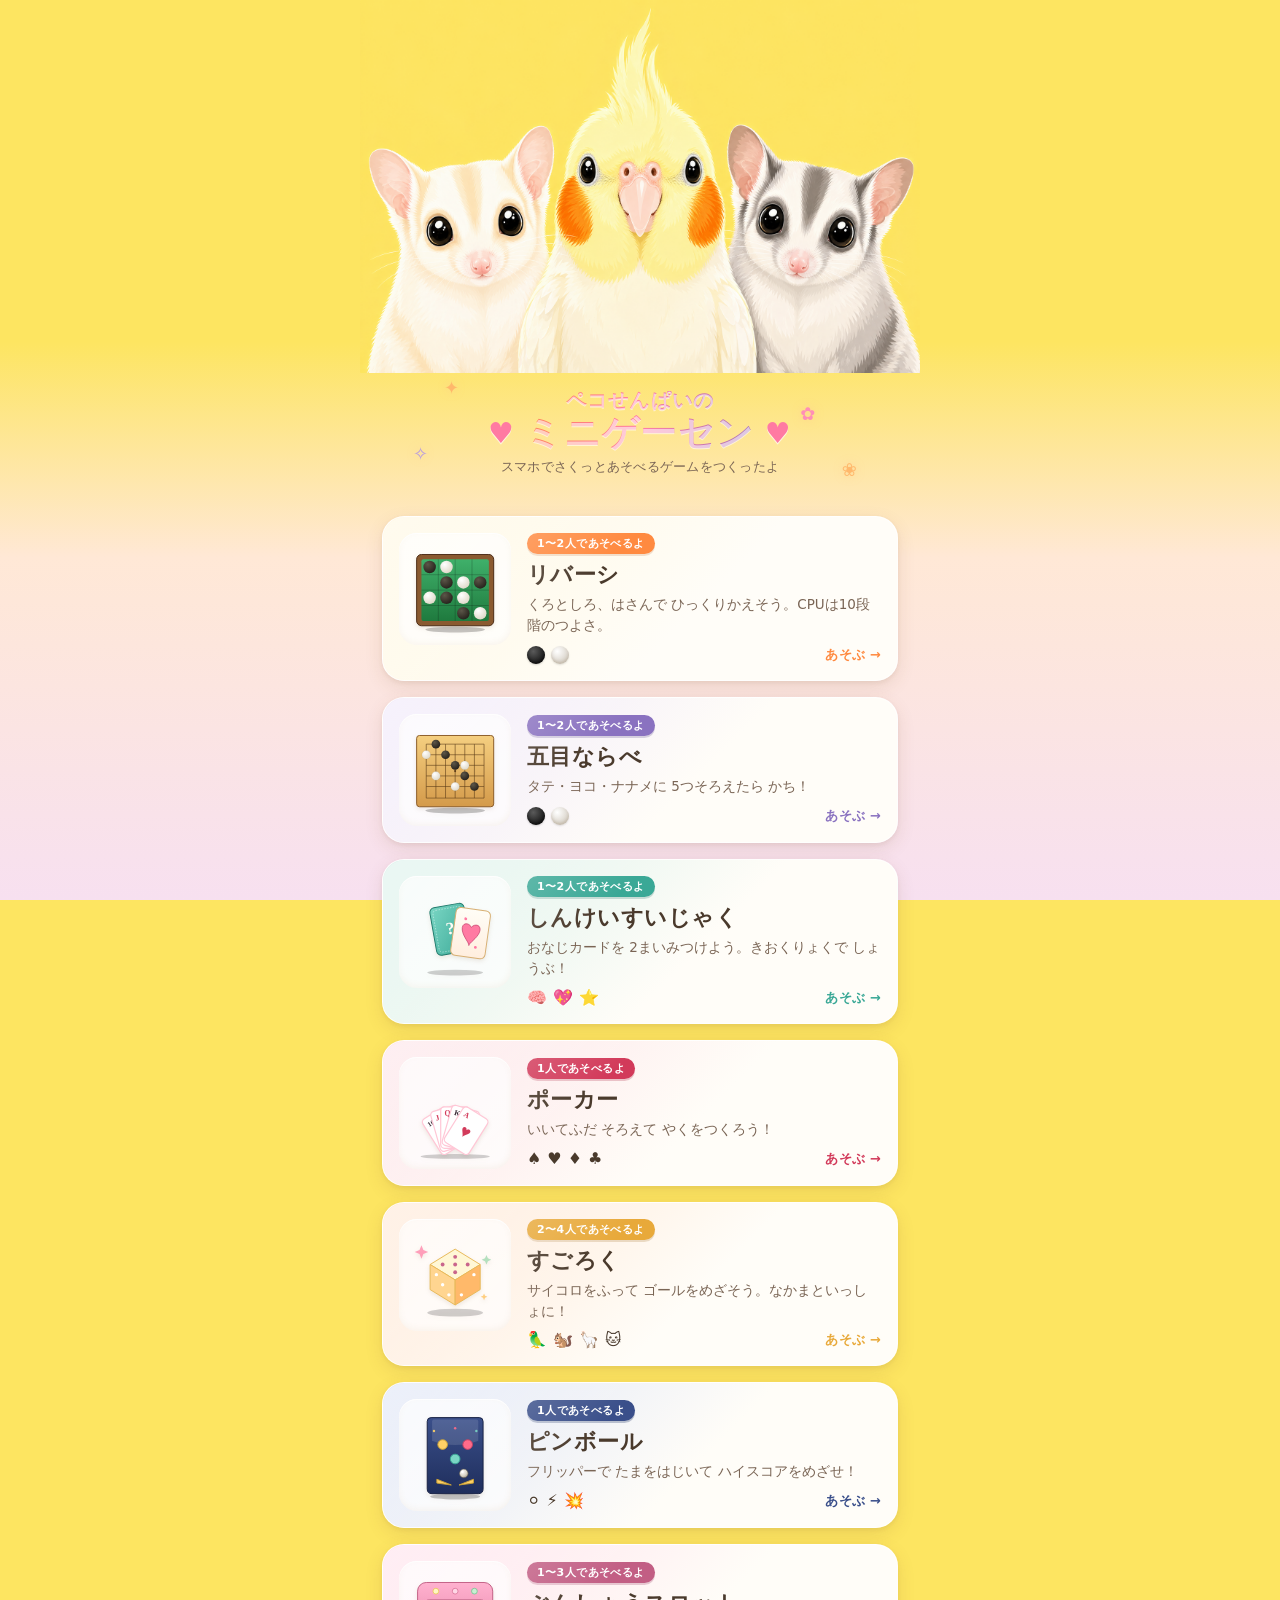
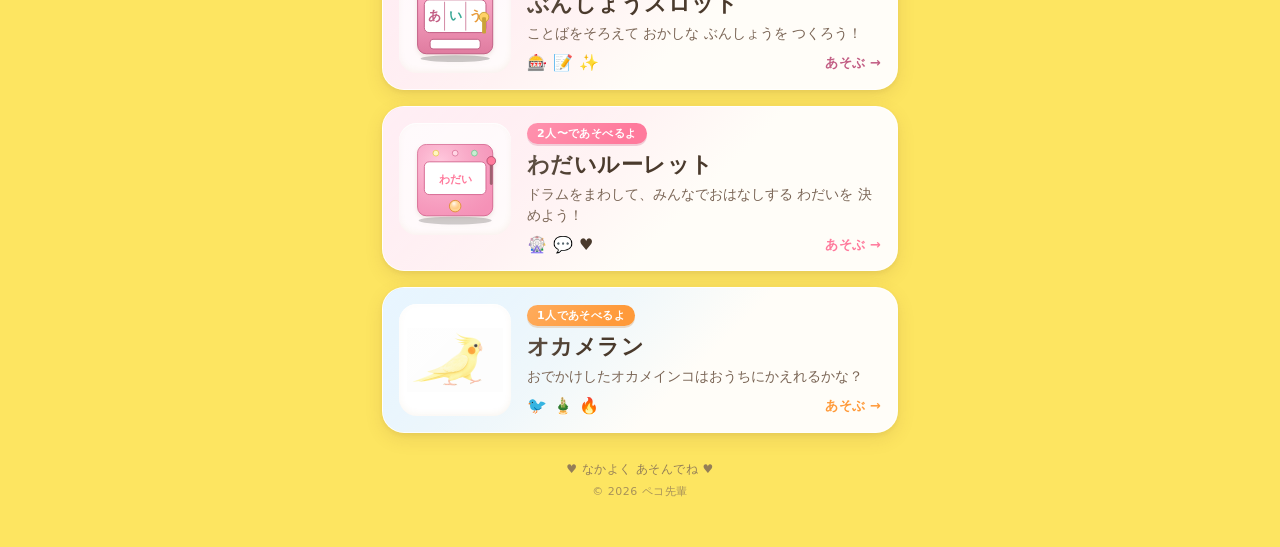
<file: src/index.html>
<!DOCTYPE html>
<html lang="ja">
<head>
<meta charset="UTF-8">
<meta name="viewport" content="width=device-width, initial-scale=1.0, maximum-scale=1.0, user-scalable=no, viewport-fit=cover">
<meta name="format-detection" content="telephone=no">
<meta name="theme-color" content="#fff4e0">
<meta name="color-scheme" content="light">
<title>ペコせんぱいのミニゲーセン｜こどもと親子で遊べる無料ミニゲーム集</title>
<meta name="description" content="スマホですぐ遊べる、ひらがな対応の無料ミニゲーム集。リバーシ・五目ならべ・しんけいすいじゃく・ポーカー・すごろく・ピンボール・スロット・ルーレット・オカメランなど親子・家族で楽しめます。">

<!-- OGP -->
<meta property="og:type" content="website">
<meta property="og:title" content="ペコせんぱいのミニゲーセン">
<meta property="og:description" content="スマホでさくっと遊べる、ひらがな対応のこども向け無料ミニゲーム集。親子や家族で楽しもう！">
<meta property="og:image" content="https://akashiap.github.io/peko-games/icon/icon-512.png">
<meta property="og:url" content="https://akashiap.github.io/peko-games/">
<meta property="og:locale" content="ja_JP">
<meta property="og:site_name" content="ペコせんぱいのミニゲーセン">
<meta name="twitter:card" content="summary_large_image">
<meta name="twitter:title" content="ペコせんぱいのミニゲーセン">
<meta name="twitter:description" content="スマホでさくっと遊べる、ひらがな対応のこども向け無料ミニゲーム集。親子や家族で楽しもう！">
<meta name="twitter:image" content="https://akashiap.github.io/peko-games/icon/icon-512.png">

<link rel="stylesheet" href="style.css">

<link rel="manifest" href="manifest.webmanifest">
<link rel="icon" type="image/png" sizes="192x192" href="icon/icon-192.png">
<link rel="icon" type="image/png" sizes="512x512" href="icon/icon-512.png">
<link rel="apple-touch-icon" href="icon/apple-touch-icon.png">
<meta name="mobile-web-app-capable" content="yes">
<meta name="apple-mobile-web-app-capable" content="yes">
<meta name="apple-mobile-web-app-status-bar-style" content="default">
<meta name="apple-mobile-web-app-title" content="ペコせんぱいのミニゲーセン">

<!-- Google tag (gtag.js) -->
<script async src="https://www.googletagmanager.com/gtag/js?id=G-P72GZWJ98N"></script>
<script>
  window.dataLayer = window.dataLayer || [];
  function gtag(){dataLayer.push(arguments);}
  gtag('js', new Date());
  gtag('config', 'G-P72GZWJ98N');
</script>
</head>
<body>
<div id="app">

  <img class="page-bg-top" src="img/bg_01.png" alt="" aria-hidden="true">

  <header class="hero">
    <div class="hero-deco" aria-hidden="true">
      <span class="sparkle s1">✦</span>
      <span class="sparkle s2">✿</span>
      <span class="sparkle s3">✧</span>
      <span class="sparkle s4">❀</span>
    </div>
    <h1 class="hero-title">
      <span class="hero-text">
        <span class="hero-text-small">ペコせんぱいの</span>
        <span class="hero-text-main">
          <span class="hero-heart">♥</span>
          ミニゲーセン
          <span class="hero-heart">♥</span>
        </span>
      </span>
    </h1>
    <p class="hero-sub">スマホでさくっとあそべるゲームをつくったよ</p>
  </header>

  <main class="game-list" role="list">

    <!-- リバーシ -->
    <a class="game-card card-reversi" role="listitem" href="games/reversi/index.html">
      <div class="card-art">
        <svg viewBox="0 0 200 200" xmlns="http://www.w3.org/2000/svg" aria-hidden="true">
          <defs>
            <linearGradient id="r-felt" x1="0" y1="0" x2="0" y2="1">
              <stop offset="0%" stop-color="#3fb06a"/>
              <stop offset="100%" stop-color="#1f7a3e"/>
            </linearGradient>
            <radialGradient id="r-stone-w" cx="0.35" cy="0.3" r="0.9">
              <stop offset="0%" stop-color="#ffffff"/>
              <stop offset="100%" stop-color="#d8d0bc"/>
            </radialGradient>
            <radialGradient id="r-stone-b" cx="0.35" cy="0.3" r="0.9">
              <stop offset="0%" stop-color="#5c5648"/>
              <stop offset="100%" stop-color="#1a1612"/>
            </radialGradient>
          </defs>
          <ellipse cx="100" cy="184" rx="62" ry="6" fill="rgba(0,0,0,0.22)"/>
          <rect x="20" y="28" width="160" height="148" rx="10" fill="#8a5a30" stroke="#4a2a14" stroke-width="2"/>
          <rect x="30" y="38" width="140" height="128" rx="4" fill="url(#r-felt)"/>
          <g stroke="rgba(0,0,0,0.4)" stroke-width="1">
            <line x1="65" y1="38" x2="65" y2="166"/>
            <line x1="100" y1="38" x2="100" y2="166"/>
            <line x1="135" y1="38" x2="135" y2="166"/>
            <line x1="30" y1="70" x2="170" y2="70"/>
            <line x1="30" y1="102" x2="170" y2="102"/>
            <line x1="30" y1="134" x2="170" y2="134"/>
          </g>
          <circle cx="47" cy="54" r="13" fill="url(#r-stone-b)"/>
          <circle cx="82" cy="54" r="13" fill="url(#r-stone-w)"/>
          <circle cx="82" cy="86" r="13" fill="url(#r-stone-b)"/>
          <circle cx="117" cy="86" r="13" fill="url(#r-stone-w)"/>
          <circle cx="152" cy="86" r="13" fill="url(#r-stone-b)"/>
          <circle cx="47" cy="118" r="13" fill="url(#r-stone-w)"/>
          <circle cx="82" cy="118" r="13" fill="url(#r-stone-b)"/>
          <circle cx="117" cy="118" r="13" fill="url(#r-stone-w)"/>
          <circle cx="117" cy="150" r="13" fill="url(#r-stone-b)"/>
          <circle cx="152" cy="150" r="13" fill="url(#r-stone-w)"/>
        </svg>
      </div>
      <div class="card-body">
        <div class="card-tag">1〜2人であそべるよ</div>
        <h2 class="card-title">リバーシ</h2>
        <p class="card-desc">くろとしろ、はさんで ひっくりかえそう。CPUは10段階のつよさ。</p>
        <div class="card-meta">
          <span class="chip chip-stone-b"></span>
          <span class="chip chip-stone-w"></span>
          <span class="card-cta">あそぶ →</span>
        </div>
      </div>
    </a>

    <!-- 五目ならべ -->
    <a class="game-card card-gomoku" role="listitem" href="games/gomoku/index.html">
      <div class="card-art">
        <svg viewBox="0 0 200 200" xmlns="http://www.w3.org/2000/svg" aria-hidden="true">
          <defs>
            <linearGradient id="g-board" x1="0" y1="0" x2="0" y2="1">
              <stop offset="0%" stop-color="#f5cf80"/>
              <stop offset="100%" stop-color="#d49a4a"/>
            </linearGradient>
            <radialGradient id="g-stone-w" cx="0.35" cy="0.3" r="0.9">
              <stop offset="0%" stop-color="#ffffff"/>
              <stop offset="100%" stop-color="#d8d0bc"/>
            </radialGradient>
            <radialGradient id="g-stone-b" cx="0.35" cy="0.3" r="0.9">
              <stop offset="0%" stop-color="#5c5648"/>
              <stop offset="100%" stop-color="#1a1612"/>
            </radialGradient>
          </defs>
          <ellipse cx="100" cy="184" rx="62" ry="6" fill="rgba(0,0,0,0.22)"/>
          <rect x="20" y="28" width="160" height="148" rx="6" fill="url(#g-board)" stroke="#8a5a26" stroke-width="2"/>
          <g stroke="#5a3a18" stroke-width="1.2">
            <line x1="40" y1="46" x2="40" y2="158"/>
            <line x1="60" y1="46" x2="60" y2="158"/>
            <line x1="80" y1="46" x2="80" y2="158"/>
            <line x1="100" y1="46" x2="100" y2="158"/>
            <line x1="120" y1="46" x2="120" y2="158"/>
            <line x1="140" y1="46" x2="140" y2="158"/>
            <line x1="160" y1="46" x2="160" y2="158"/>
            <line x1="40" y1="46" x2="160" y2="46"/>
            <line x1="40" y1="68" x2="160" y2="68"/>
            <line x1="40" y1="90" x2="160" y2="90"/>
            <line x1="40" y1="112" x2="160" y2="112"/>
            <line x1="40" y1="134" x2="160" y2="134"/>
            <line x1="40" y1="158" x2="160" y2="158"/>
          </g>
          <circle cx="100" cy="102" r="2.2" fill="#5a3a18"/>
          <circle cx="40" cy="68" r="9" fill="url(#g-stone-w)" stroke="rgba(0,0,0,0.2)" stroke-width="0.5"/>
          <circle cx="120" cy="90" r="9" fill="url(#g-stone-w)" stroke="rgba(0,0,0,0.2)" stroke-width="0.5"/>
          <circle cx="100" cy="134" r="9" fill="url(#g-stone-w)" stroke="rgba(0,0,0,0.2)" stroke-width="0.5"/>
          <circle cx="60" cy="112" r="9" fill="url(#g-stone-w)" stroke="rgba(0,0,0,0.2)" stroke-width="0.5"/>
          <circle cx="60" cy="46" r="9" fill="url(#g-stone-b)"/>
          <circle cx="80" cy="68" r="9" fill="url(#g-stone-b)"/>
          <circle cx="100" cy="90" r="9" fill="url(#g-stone-b)"/>
          <circle cx="120" cy="112" r="9" fill="url(#g-stone-b)"/>
          <circle cx="140" cy="134" r="9" fill="url(#g-stone-b)"/>
        </svg>
      </div>
      <div class="card-body">
        <div class="card-tag">1〜2人であそべるよ</div>
        <h2 class="card-title">五目ならべ</h2>
        <p class="card-desc">タテ・ヨコ・ナナメに 5つそろえたら かち！</p>
        <div class="card-meta">
          <span class="chip chip-stone-b"></span>
          <span class="chip chip-stone-w"></span>
          <span class="card-cta">あそぶ →</span>
        </div>
      </div>
    </a>

    <!-- しんけいすいじゃく -->
    <a class="game-card card-memory" role="listitem" href="games/memory/index.html">
      <div class="card-art">
        <svg viewBox="0 0 200 200" xmlns="http://www.w3.org/2000/svg" aria-hidden="true">
          <defs>
            <linearGradient id="m-card-back" x1="0" y1="0" x2="1" y2="1">
              <stop offset="0%" stop-color="#7ad6c4"/>
              <stop offset="100%" stop-color="#3aa896"/>
            </linearGradient>
            <linearGradient id="m-card-face" x1="0" y1="0" x2="0" y2="1">
              <stop offset="0%" stop-color="#fffdf6"/>
              <stop offset="100%" stop-color="#ffeede"/>
            </linearGradient>
          </defs>
          <ellipse cx="100" cy="184" rx="58" ry="6" fill="rgba(0,0,0,0.18)"/>
          <g transform="translate(54 44) rotate(-10 36 50)">
            <rect x="0" y="0" width="72" height="100" rx="10" fill="url(#m-card-back)" stroke="#1f7a6c" stroke-width="2"/>
            <rect x="6" y="6" width="60" height="88" rx="7" fill="none" stroke="rgba(255,255,255,0.55)" stroke-width="1.5" stroke-dasharray="3 3"/>
            <text x="36" y="60" text-anchor="middle" font-size="36" fill="#fffdf6" font-family="serif" font-weight="800">?</text>
          </g>
          <g transform="translate(96 52) rotate(8 36 50)">
            <rect x="0" y="0" width="72" height="100" rx="10" fill="url(#m-card-face)" stroke="#d8b074" stroke-width="2"/>
            <path d="M36 38 C30 28, 14 30, 18 46 C22 60, 36 70, 36 76 C36 70, 50 60, 54 46 C58 30, 42 28, 36 38 Z"
                  fill="#ff7aa2" stroke="#c84672" stroke-width="1.5" stroke-linejoin="round"/>
            <circle cx="22" cy="22" r="3" fill="#ff7aa2"/>
            <circle cx="50" cy="78" r="3" fill="#ff7aa2"/>
          </g>
        </svg>
      </div>
      <div class="card-body">
        <div class="card-tag">1〜2人であそべるよ</div>
        <h2 class="card-title">しんけいすいじゃく</h2>
        <p class="card-desc">おなじカードを 2まいみつけよう。きおくりょくで しょうぶ！</p>
        <div class="card-meta">
          <span class="chip chip-emoji">🧠</span>
          <span class="chip chip-emoji">💖</span>
          <span class="chip chip-emoji">⭐</span>
          <span class="card-cta">あそぶ →</span>
        </div>
      </div>
    </a>

    <!-- ポーカー -->
    <a class="game-card card-poker" role="listitem" href="games/poker/index.html">
      <div class="card-art">
        <svg viewBox="0 0 200 200" xmlns="http://www.w3.org/2000/svg" aria-hidden="true">
          <ellipse cx="100" cy="192" rx="72" ry="5" fill="rgba(0,0,0,0.18)"/>
          <g transform="rotate(-32 100 175) translate(70 89)">
            <rect x="0" y="0" width="60" height="86" rx="8" ry="8"
                  fill="#ffffff" stroke="#ffc7d6" stroke-width="2.5"/>
            <text x="8" y="20" font-family="serif" font-size="14" font-weight="bold" fill="#3a2a36">10</text>
            <text x="30" y="58" text-anchor="middle" font-family="serif" font-size="36" fill="#3a2a36">♠</text>
          </g>
          <g transform="rotate(-16 100 175) translate(70 89)">
            <rect x="0" y="0" width="60" height="86" rx="8" ry="8"
                  fill="#ffffff" stroke="#ffc7d6" stroke-width="2.5"/>
            <text x="8" y="20" font-family="serif" font-size="16" font-weight="bold" fill="#d23a5a">J</text>
            <text x="30" y="58" text-anchor="middle" font-family="serif" font-size="36" fill="#d23a5a">♦</text>
          </g>
          <g transform="translate(70 89)">
            <rect x="0" y="0" width="60" height="86" rx="8" ry="8"
                  fill="#ffffff" stroke="#ffc7d6" stroke-width="2.5"/>
            <text x="8" y="20" font-family="serif" font-size="16" font-weight="bold" fill="#d23a5a">Q</text>
            <text x="30" y="58" text-anchor="middle" font-family="serif" font-size="36" fill="#d23a5a">♥</text>
          </g>
          <g transform="rotate(16 100 175) translate(70 89)">
            <rect x="0" y="0" width="60" height="86" rx="8" ry="8"
                  fill="#ffffff" stroke="#ffc7d6" stroke-width="2.5"/>
            <text x="8" y="20" font-family="serif" font-size="16" font-weight="bold" fill="#3a2a36">K</text>
            <text x="30" y="58" text-anchor="middle" font-family="serif" font-size="36" fill="#3a2a36">♣</text>
          </g>
          <g transform="rotate(32 100 175) translate(70 89)">
            <rect x="0" y="0" width="60" height="86" rx="8" ry="8"
                  fill="#ffffff" stroke="#ffc7d6" stroke-width="2.5"/>
            <text x="8" y="20" font-family="serif" font-size="16" font-weight="bold" fill="#d23a5a">A</text>
            <text x="30" y="58" text-anchor="middle" font-family="serif" font-size="36" fill="#d23a5a">♥</text>
          </g>
        </svg>
      </div>
      <div class="card-body">
        <div class="card-tag">1人であそべるよ</div>
        <h2 class="card-title">ポーカー</h2>
        <p class="card-desc">いいてふだ そろえて やくをつくろう！</p>
        <div class="card-meta">
          <span class="chip chip-emoji">♠</span>
          <span class="chip chip-emoji">♥</span>
          <span class="chip chip-emoji">♦</span>
          <span class="chip chip-emoji">♣</span>
          <span class="card-cta">あそぶ →</span>
        </div>
      </div>
    </a>

    <!-- すごろく -->
    <a class="game-card card-sugoroku" role="listitem" href="games/sugoroku/index.html">
      <div class="card-art">
        <svg viewBox="0 0 200 200" xmlns="http://www.w3.org/2000/svg" aria-hidden="true">
          <ellipse cx="100" cy="180" rx="58" ry="8" fill="rgba(0,0,0,0.18)"/>
          <g transform="translate(100 100)">
            <path d="M -52 -20 L 0 -52 L 52 -20 L 0 12 Z"
                  fill="#fff7d6" stroke="#e8b958" stroke-width="2" stroke-linejoin="round"/>
            <path d="M -52 -20 L 0 12 L 0 64 L -52 32 Z"
                  fill="#ffd590" stroke="#e8b958" stroke-width="2" stroke-linejoin="round"/>
            <path d="M 52 -20 L 0 12 L 0 64 L 52 32 Z"
                  fill="#ffb96a" stroke="#e8b958" stroke-width="2" stroke-linejoin="round"/>
            <circle cx="0"   cy="-36" r="4" fill="#c9658c"/>
            <circle cx="-26" cy="-20" r="4" fill="#c9658c"/>
            <circle cx="26"  cy="-20" r="4" fill="#c9658c"/>
            <circle cx="0"   cy="-20" r="4" fill="#c9658c"/>
            <circle cx="0"   cy="-4"  r="4" fill="#c9658c"/>
            <circle cx="-39" cy="1"  r="3.5" fill="#fff"/>
            <circle cx="-26" cy="22" r="3.5" fill="#fff"/>
            <circle cx="-13" cy="43" r="3.5" fill="#fff"/>
            <circle cx="39"  cy="1"  r="3.5" fill="#fff"/>
            <circle cx="13"  cy="43" r="3.5" fill="#fff"/>
          </g>
          <path d="M 30 40 L 34 50 L 44 54 L 34 58 L 30 68 L 26 58 L 16 54 L 26 50 Z" fill="#ff8fb0" opacity="0.85"/>
          <path d="M 165 60 L 168 67 L 175 70 L 168 73 L 165 80 L 162 73 L 155 70 L 162 67 Z" fill="#a8dcb5" opacity="0.85"/>
          <path d="M 160 140 L 162 145 L 167 147 L 162 149 L 160 154 L 158 149 L 153 147 L 158 145 Z" fill="#ffc66a" opacity="0.85"/>
        </svg>
      </div>
      <div class="card-body">
        <div class="card-tag">2〜4人であそべるよ</div>
        <h2 class="card-title">すごろく</h2>
        <p class="card-desc">サイコロをふって ゴールをめざそう。なかまといっしょに！</p>
        <div class="card-meta">
          <span class="chip chip-emoji">🦜</span>
          <span class="chip chip-emoji">🐿️</span>
          <span class="chip chip-emoji">🦙</span>
          <span class="chip chip-emoji">🐱</span>
          <span class="card-cta">あそぶ →</span>
        </div>
      </div>
    </a>

    <!-- ピンボール -->
    <a class="game-card card-pinball" role="listitem" href="games/pinball/index.html">
      <div class="card-art">
        <svg viewBox="0 0 200 200" xmlns="http://www.w3.org/2000/svg" aria-hidden="true">
          <defs>
            <linearGradient id="p-machine" x1="0" y1="0" x2="0" y2="1">
              <stop offset="0%" stop-color="#3a4f8a"/>
              <stop offset="100%" stop-color="#1f2e5c"/>
            </linearGradient>
            <radialGradient id="p-ball" cx="0.35" cy="0.3" r="0.9">
              <stop offset="0%" stop-color="#ffffff"/>
              <stop offset="55%" stop-color="#d8d2c4"/>
              <stop offset="100%" stop-color="#7e7568"/>
            </radialGradient>
          </defs>
          <ellipse cx="100" cy="186" rx="52" ry="6" fill="rgba(0,0,0,0.22)"/>
          <path d="M42 30 Q42 22 50 22 L150 22 Q158 22 158 30 L158 170 Q158 180 148 180 L52 180 Q42 180 42 170 Z"
                fill="url(#p-machine)" stroke="#162144" stroke-width="2"/>
          <path d="M52 30 Q52 26 56 26 L144 26 Q148 26 148 30 L148 70 Q100 88 52 70 Z"
                fill="rgba(255,255,255,0.12)"/>
          <circle cx="74" cy="78" r="10" fill="#ffd166" stroke="#caa238" stroke-width="2"/>
          <circle cx="126" cy="78" r="10" fill="#ff6b8a" stroke="#c44363" stroke-width="2"/>
          <circle cx="100" cy="108" r="10" fill="#7ad6c4" stroke="#3aa896" stroke-width="2"/>
          <path d="M62 150 L92 162 L62 158 Z" fill="#ffd166" stroke="#caa238" stroke-width="2" stroke-linejoin="round"/>
          <path d="M138 150 L108 162 L138 158 Z" fill="#ffd166" stroke="#caa238" stroke-width="2" stroke-linejoin="round"/>
          <circle cx="118" cy="138" r="9" fill="url(#p-ball)" stroke="#5a5448" stroke-width="1.2"/>
          <circle cx="115" cy="135" r="2.4" fill="rgba(255,255,255,0.85)"/>
          <circle cx="56" cy="50" r="2.5" fill="#ffd166" opacity="0.9"/>
          <circle cx="100" cy="44" r="2.5" fill="#ff6b8a" opacity="0.9"/>
          <circle cx="144" cy="50" r="2.5" fill="#7ad6c4" opacity="0.9"/>
        </svg>
      </div>
      <div class="card-body">
        <div class="card-tag">1人であそべるよ</div>
        <h2 class="card-title">ピンボール</h2>
        <p class="card-desc">フリッパーで たまをはじいて ハイスコアをめざせ！</p>
        <div class="card-meta">
          <span class="chip chip-emoji">⚪</span>
          <span class="chip chip-emoji">⚡</span>
          <span class="chip chip-emoji">💥</span>
          <span class="card-cta">あそぶ →</span>
        </div>
      </div>
    </a>

    <!-- ぶんしょうスロット -->
    <a class="game-card card-slot" role="listitem" href="games/slot/index.html">
      <div class="card-art">
        <svg viewBox="0 0 200 200" xmlns="http://www.w3.org/2000/svg" aria-hidden="true">
          <defs>
            <linearGradient id="s-body" x1="0" y1="0" x2="0" y2="1">
              <stop offset="0%" stop-color="#ffb1cf"/>
              <stop offset="100%" stop-color="#e07ca0"/>
            </linearGradient>
          </defs>
          <ellipse cx="100" cy="186" rx="72" ry="7" fill="rgba(0,0,0,0.2)"/>
          <rect x="22" y="28" width="156" height="148" rx="18" ry="18"
                fill="url(#s-body)" stroke="#c25e84" stroke-width="2"/>
          <circle cx="60"  cy="46" r="6" fill="#fff7c2" stroke="#e6c34a" stroke-width="1.5"/>
          <circle cx="100" cy="46" r="6" fill="#ffd7e6" stroke="#d76a92" stroke-width="1.5"/>
          <circle cx="140" cy="46" r="6" fill="#c8efd2" stroke="#6abf8a" stroke-width="1.5"/>
          <rect x="36" y="64" width="128" height="68" rx="10" ry="10"
                fill="#fff" stroke="#c25e84" stroke-width="2"/>
          <line x1="78"  y1="68" x2="78"  y2="128" stroke="#c25e84" stroke-width="1.5"/>
          <line x1="122" y1="68" x2="122" y2="128" stroke="#c25e84" stroke-width="1.5"/>
          <text x="57"  y="106" text-anchor="middle" font-size="28" font-family="sans-serif" font-weight="800" fill="#c25e84">あ</text>
          <text x="100" y="106" text-anchor="middle" font-size="28" font-family="sans-serif" font-weight="800" fill="#3aa896">い</text>
          <text x="143" y="106" text-anchor="middle" font-size="28" font-family="sans-serif" font-weight="800" fill="#e89a3a">う</text>
          <rect x="48" y="146" width="104" height="20" rx="6" fill="#fff" stroke="#c25e84" stroke-width="2"/>
          <circle cx="160" cy="100" r="10" fill="#ffd166" stroke="#caa238" stroke-width="2"/>
          <rect x="156" y="100" width="8" height="34" rx="2" fill="#caa238"/>
        </svg>
      </div>
      <div class="card-body">
        <div class="card-tag">1〜3人であそべるよ</div>
        <h2 class="card-title">ぶんしょうスロット</h2>
        <p class="card-desc">ことばをそろえて おかしな ぶんしょうを つくろう！</p>
        <div class="card-meta">
          <span class="chip chip-emoji">🎰</span>
          <span class="chip chip-emoji">📝</span>
          <span class="chip chip-emoji">✨</span>
          <span class="card-cta">あそぶ →</span>
        </div>
      </div>
    </a>

    <!-- わだいルーレット -->
    <a class="game-card card-roulette" role="listitem" href="games/roulette/index.html">
      <div class="card-art">
        <svg viewBox="0 0 200 200" xmlns="http://www.w3.org/2000/svg" aria-hidden="true">
          <defs>
            <radialGradient id="rl-body" cx="0.3" cy="0.25" r="0.9">
              <stop offset="0%" stop-color="#fff" stop-opacity="0.45"/>
              <stop offset="100%" stop-color="#d76a92" stop-opacity="0.25"/>
            </radialGradient>
            <radialGradient id="rl-btn" cx="0.35" cy="0.3" r="0.85">
              <stop offset="0%" stop-color="#fff" stop-opacity="0.9"/>
              <stop offset="100%" stop-color="#ffb359" stop-opacity="0.4"/>
            </radialGradient>
          </defs>
          <ellipse cx="100" cy="186" rx="76" ry="8" fill="rgba(0,0,0,0.18)"/>
          <rect x="22" y="28" width="156" height="148" rx="18" ry="18"
                fill="#ff9ec3" stroke="#d76a92" stroke-width="2"/>
          <rect x="22" y="28" width="156" height="148" rx="18" ry="18"
                fill="url(#rl-body)"/>
          <circle cx="60" cy="46" r="6" fill="#fff7c2" stroke="#e6c34a" stroke-width="1.5"/>
          <circle cx="100" cy="46" r="6" fill="#ffd7e6" stroke="#d76a92" stroke-width="1.5"/>
          <circle cx="140" cy="46" r="6" fill="#c8efd2" stroke="#6abf8a" stroke-width="1.5"/>
          <rect x="36" y="64" width="128" height="68" rx="10" ry="10"
                fill="#fff" stroke="#d76a92" stroke-width="2"/>
          <text x="100" y="108" text-anchor="middle" font-size="22" fill="#ff7a9c" font-family="serif" font-weight="bold">わだい</text>
          <rect x="172" y="66" width="6" height="46" rx="3" fill="#a06070"/>
          <circle cx="175" cy="62" r="9" fill="#ff7a9c" stroke="#a04060" stroke-width="1.5"/>
          <circle cx="100" cy="156" r="12" fill="#ffd590" stroke="#e09040" stroke-width="2"/>
          <circle cx="100" cy="154" r="8" fill="url(#rl-btn)"/>
        </svg>
      </div>
      <div class="card-body">
        <div class="card-tag">2人〜であそべるよ</div>
        <h2 class="card-title">わだいルーレット</h2>
        <p class="card-desc">ドラムをまわして、みんなでおはなしする わだいを 決めよう！</p>
        <div class="card-meta">
          <span class="chip chip-emoji">🎡</span>
          <span class="chip chip-emoji">💬</span>
          <span class="chip chip-emoji">♥</span>
          <span class="card-cta">あそぶ →</span>
        </div>
      </div>
    </a>

    <!-- オカメラン -->
    <a class="game-card card-okameran" role="listitem" href="games/okameran/index.html">
      <div class="card-art">
        <img src="img/okame_card.png" alt="" aria-hidden="true">
      </div>
      <div class="card-body">
        <div class="card-tag">1人であそべるよ</div>
        <h2 class="card-title">オカメラン</h2>
        <p class="card-desc">おでかけしたオカメインコはおうちにかえれるかな？</p>
        <div class="card-meta">
          <span class="chip chip-emoji">🐦</span>
          <span class="chip chip-emoji">🎍</span>
          <span class="chip chip-emoji">🔥</span>
          <span class="card-cta">あそぶ →</span>
        </div>
      </div>
    </a>

  </main>

  <footer class="page-footer">
    <p>♥ なかよく あそんでね ♥</p>
    <p class="copyright">© 2026 ペコ先輩</p>
  </footer>

</div>
<script>
  if ("serviceWorker" in navigator) {
    window.addEventListener("load", () => {
      navigator.serviceWorker.register("sw.js").catch((e) => console.warn("SW reg failed", e));
    });
  }
</script>
</body>
</html>
</file>
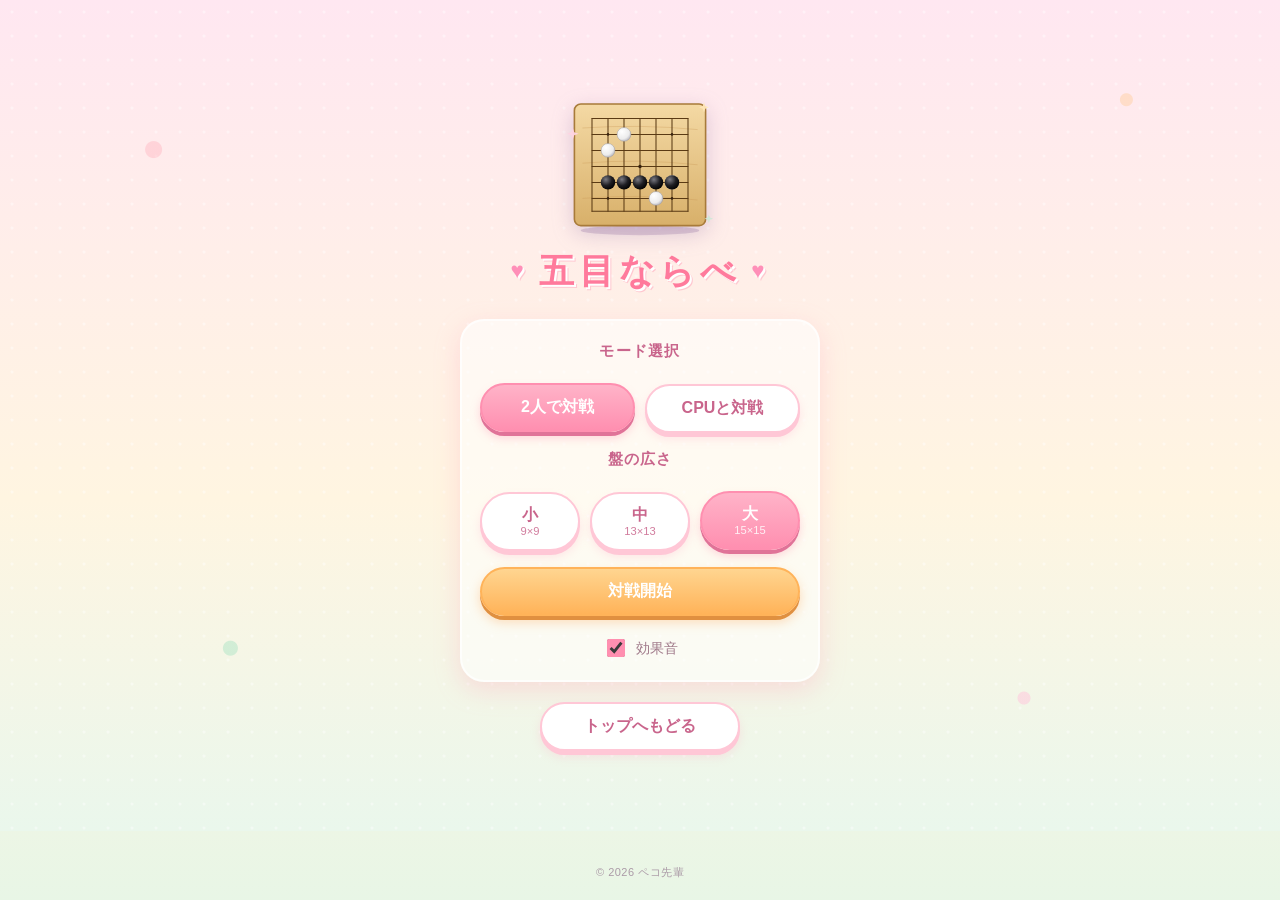
<file: src/games/gomoku/index.html>
<!DOCTYPE html>
<html lang="ja">
<head>
<meta charset="UTF-8">
<meta name="viewport" content="width=device-width, initial-scale=1.0, maximum-scale=1.0, user-scalable=no">
<meta name="format-detection" content="telephone=no">
<title>五目ならべ｜ペコせんぱいのミニゲーセン</title>
<meta name="description" content="スマホでさくっと遊べる無料五目ならべ（連珠）。CPU対戦・2人対戦に対応、ひらがなUIでこどもにもやさしい。">
<meta property="og:type" content="website">
<meta property="og:title" content="五目ならべ｜ペコせんぱいのミニゲーセン">
<meta property="og:description" content="スマホでさくっと遊べる無料五目ならべ。CPU対戦も2人対戦もOK！">
<meta property="og:image" content="https://akashiap.github.io/peko-games/icon/icon-512.png">
<meta property="og:url" content="https://akashiap.github.io/peko-games/games/gomoku/">
<meta property="og:locale" content="ja_JP">
<meta property="og:site_name" content="ペコせんぱいのミニゲーセン">
<meta name="twitter:card" content="summary_large_image">
<meta name="twitter:title" content="五目ならべ｜ペコせんぱいのミニゲーセン">
<meta name="twitter:description" content="スマホでさくっと遊べる無料五目ならべ。CPU対戦も2人対戦もOK！">
<meta name="twitter:image" content="https://akashiap.github.io/peko-games/icon/icon-512.png">
<link rel="stylesheet" href="style.css">

<!-- Google tag (gtag.js) -->
<script async src="https://www.googletagmanager.com/gtag/js?id=G-P72GZWJ98N"></script>
<script>
  window.dataLayer = window.dataLayer || [];
  function gtag(){dataLayer.push(arguments);}
  gtag('js', new Date());
  gtag('config', 'G-P72GZWJ98N');
</script>
</head>
<body>
<div id="app">

  <!-- タイトル画面 -->
  <section id="screen-title" class="screen active">
    <div class="title-art">
      <svg class="glider" viewBox="0 0 200 200" xmlns="http://www.w3.org/2000/svg" aria-hidden="true">
        <defs>
          <linearGradient id="boardGrad" x1="0" y1="0" x2="0" y2="1">
            <stop offset="0%" stop-color="#f4d9a4"/>
            <stop offset="100%" stop-color="#d8b06a"/>
          </linearGradient>
          <radialGradient id="blackStone" cx="0.35" cy="0.3" r="0.75">
            <stop offset="0%" stop-color="#7a7a82"/>
            <stop offset="55%" stop-color="#1f1f24"/>
            <stop offset="100%" stop-color="#000000"/>
          </radialGradient>
          <radialGradient id="whiteStone" cx="0.35" cy="0.3" r="0.75">
            <stop offset="0%" stop-color="#ffffff"/>
            <stop offset="70%" stop-color="#ececec"/>
            <stop offset="100%" stop-color="#b8b8c0"/>
          </radialGradient>
        </defs>

        <!-- 影 -->
        <ellipse cx="100" cy="188" rx="74" ry="6" fill="rgba(120,80,140,0.22)"/>

        <!-- 碁盤（板） -->
        <rect x="18" y="30" width="164" height="152" rx="8"
              fill="url(#boardGrad)" stroke="#a87b3a" stroke-width="2"/>

        <!-- 木目 -->
        <path d="M28 60 Q100 55 172 62" stroke="#c69354" stroke-width="0.8" fill="none" opacity="0.5"/>
        <path d="M28 104 Q100 98 172 106" stroke="#c69354" stroke-width="0.8" fill="none" opacity="0.5"/>
        <path d="M28 148 Q100 142 172 150" stroke="#c69354" stroke-width="0.8" fill="none" opacity="0.5"/>

        <!-- 格子 -->
        <g stroke="#5a3a14" stroke-width="1.3" stroke-linecap="round">
          <!-- 縦線 -->
          <line x1="40" y1="48" x2="40" y2="164"/>
          <line x1="60" y1="48" x2="60" y2="164"/>
          <line x1="80" y1="48" x2="80" y2="164"/>
          <line x1="100" y1="48" x2="100" y2="164"/>
          <line x1="120" y1="48" x2="120" y2="164"/>
          <line x1="140" y1="48" x2="140" y2="164"/>
          <line x1="160" y1="48" x2="160" y2="164"/>
          <!-- 横線 -->
          <line x1="40" y1="48" x2="160" y2="48"/>
          <line x1="40" y1="68" x2="160" y2="68"/>
          <line x1="40" y1="88" x2="160" y2="88"/>
          <line x1="40" y1="108" x2="160" y2="108"/>
          <line x1="40" y1="128" x2="160" y2="128"/>
          <line x1="40" y1="148" x2="160" y2="148"/>
          <line x1="40" y1="164" x2="160" y2="164"/>
        </g>

        <!-- 天元など星 -->
        <circle cx="100" cy="108" r="2.2" fill="#3a2410"/>
        <circle cx="60" cy="68" r="1.6" fill="#3a2410"/>
        <circle cx="140" cy="68" r="1.6" fill="#3a2410"/>
        <circle cx="60" cy="148" r="1.6" fill="#3a2410"/>
        <circle cx="140" cy="148" r="1.6" fill="#3a2410"/>

        <!-- 周囲の白石 -->
        <g>
          <circle cx="60" cy="88" r="8.6" fill="url(#whiteStone)" stroke="#9a9aa4" stroke-width="0.6"/>
          <circle cx="80" cy="68" r="8.6" fill="url(#whiteStone)" stroke="#9a9aa4" stroke-width="0.6"/>
          <circle cx="140" cy="128" r="8.6" fill="url(#whiteStone)" stroke="#9a9aa4" stroke-width="0.6"/>
          <circle cx="120" cy="148" r="8.6" fill="url(#whiteStone)" stroke="#9a9aa4" stroke-width="0.6"/>
        </g>

        <!-- 黒石 5個ならび（五目！） -->
        <g>
          <circle cx="60" cy="128" r="9" fill="url(#blackStone)"/>
          <circle cx="80" cy="128" r="9" fill="url(#blackStone)"/>
          <circle cx="100" cy="128" r="9" fill="url(#blackStone)"/>
          <circle cx="120" cy="128" r="9" fill="url(#blackStone)"/>
          <circle cx="140" cy="128" r="9" fill="url(#blackStone)"/>
        </g>

        <!-- まわりのキラ -->
        <g opacity="0.95">
          <path d="M16 60 l1.8 5.4 5.4 1.8 -5.4 1.8 -1.8 5.4 -1.8 -5.4 -5.4 -1.8 5.4 -1.8 z" fill="#ffd4e2"/>
          <path d="M180 28 l1.6 4.6 4.6 1.6 -4.6 1.6 -1.6 4.6 -1.6 -4.6 -4.6 -1.6 4.6 -1.6 z" fill="#ffe6b8"/>
          <path d="M186 168 l1.4 4 4 1.4 -4 1.4 -1.4 4 -1.4 -4 -4 -1.4 4 -1.4 z" fill="#cfe9d8"/>
        </g>
      </svg>
    </div>
    <h1 class="title">
      <span class="title-heart left">♥</span>
      <span class="title-text">五目ならべ</span>
      <span class="title-heart right">♥</span>
    </h1>
    <div class="menu">
      <h2 class="menu-heading">モード選択</h2>
      <div class="mode-buttons">
        <button class="btn mode-btn" data-mode="pvp">2人で対戦</button>
        <button class="btn mode-btn" data-mode="cpu">CPUと対戦</button>
      </div>

      <h2 class="menu-heading">盤の広さ</h2>
      <div class="size-buttons">
        <button class="btn size-btn" data-size="9">小<span class="size-sub">9×9</span></button>
        <button class="btn size-btn" data-size="13">中<span class="size-sub">13×13</span></button>
        <button class="btn size-btn selected" data-size="15">大<span class="size-sub">15×15</span></button>
      </div>

      <div id="difficulty-area" class="difficulty hidden">
        <h2 class="menu-heading">手番</h2>
        <div class="order-buttons">
          <button class="btn order-btn selected" data-order="first">
            <span class="stone stone-black small"></span>先攻
          </button>
          <button class="btn order-btn" data-order="second">
            <span class="stone stone-white small"></span>後攻
          </button>
        </div>

        <h2 class="menu-heading">難易度  Lv<span id="level-display">3</span></h2>
        <input type="range" id="level-slider" class="level-slider"
               min="1" max="10" step="1" value="3">
        <p class="hint" id="level-hint">弱い</p>
      </div>

      <button id="btn-start" class="btn btn-primary">対戦開始</button>

      <label class="sound-toggle">
        <input type="checkbox" id="sound-toggle" checked>
        <span class="sound-toggle-label">効果音</span>
      </label>
    </div>

    <a href="../../" class="btn home-link">トップへもどる</a>
  </section>

  <!-- 対戦画面 -->
  <section id="screen-game" class="screen">
    <header class="game-header">
      <div class="player-info" id="info-black">
        <span class="stone stone-black small"></span>
        <span class="player-label">くろ</span>
      </div>
      <div class="turn-indicator" id="turn-indicator">くろの番</div>
      <div class="player-info" id="info-white">
        <span class="stone stone-white small"></span>
        <span class="player-label">しろ</span>
      </div>
    </header>

    <div class="board-wrap">
      <div id="board" class="board"></div>
      <div id="thinking" class="thinking hidden">思考中...</div>
    </div>

    <div id="message" class="message"></div>

    <footer class="game-footer">
      <button id="btn-undo" class="btn">待った</button>
      <button id="btn-reset" class="btn">リセット</button>
      <button id="btn-back" class="btn">タイトルへ</button>
    </footer>
  </section>

  <!-- 終局画面 -->
  <section id="screen-result" class="screen">
    <div class="result-deco">✿</div>
    <h2 class="result-title" id="result-title">終局</h2>
    <div class="result-counts">
      <div class="result-side" id="result-side-black">
        <span class="stone stone-black"></span>
        <span class="result-label" id="result-black-label">　</span>
      </div>
      <div class="result-side" id="result-side-white">
        <span class="stone stone-white"></span>
        <span class="result-label" id="result-white-label">　</span>
      </div>
    </div>
    <div class="result-buttons">
      <button id="btn-replay" class="btn btn-primary">もう一度</button>
      <button id="btn-result-back" class="btn">タイトルへ</button>
    </div>
  </section>

  <footer class="page-footer">
    <p class="copyright">© 2026 ペコ先輩</p>
  </footer>

</div>
<script src="script.js"></script>
</body>
</html>
</file>
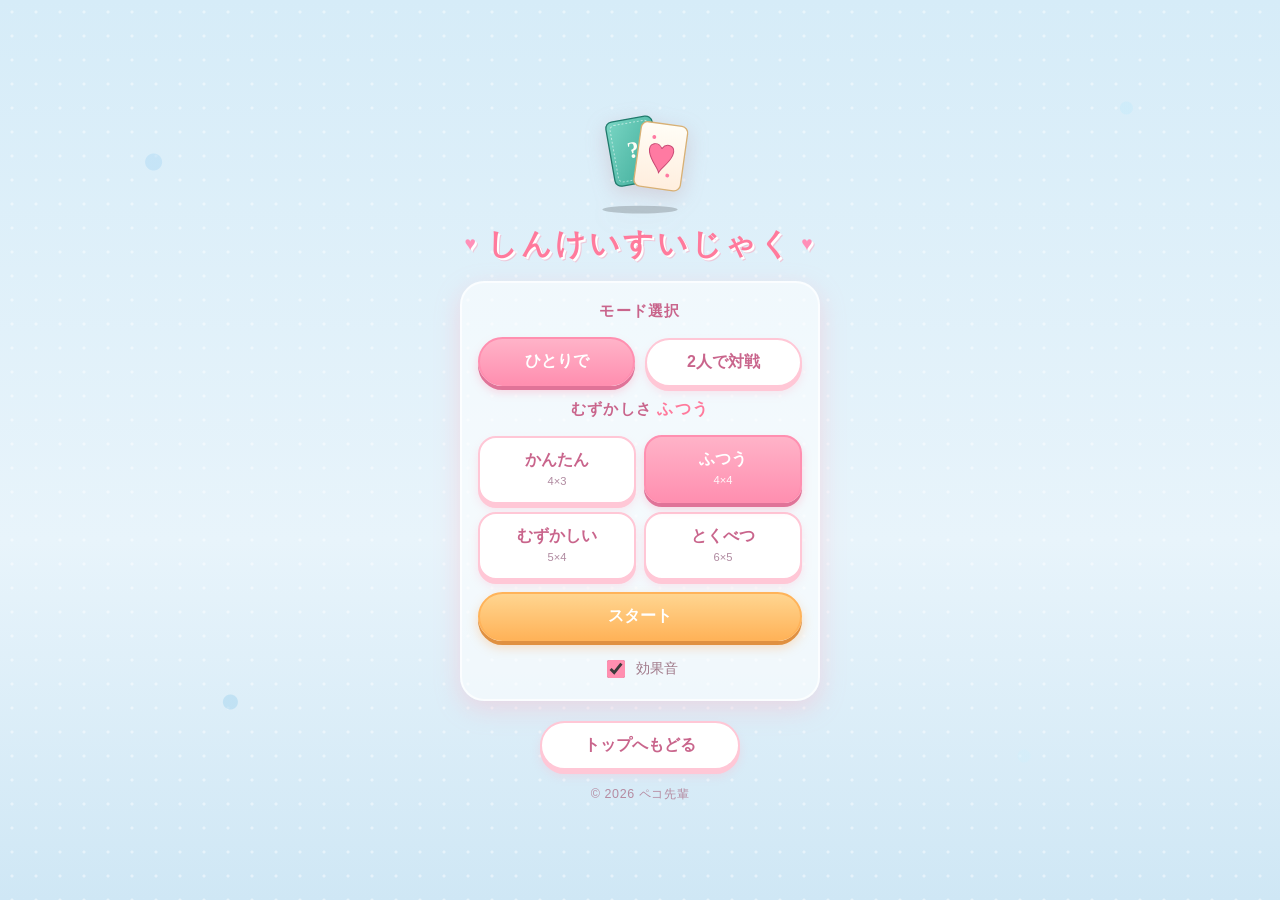
<file: src/games/memory/index.html>
<!DOCTYPE html>
<html lang="ja">
<head>
<meta charset="UTF-8">
<meta name="viewport" content="width=device-width, initial-scale=1.0, maximum-scale=1.0, user-scalable=no">
<meta name="format-detection" content="telephone=no">
<title>しんけいすいじゃく｜ペコせんぱいのミニゲーセン</title>
<meta name="description" content="スマホで遊べる無料の神経衰弱（メモリーゲーム）。ひらがなUIでこどもの記憶力トレーニングにぴったり。">
<meta property="og:type" content="website">
<meta property="og:title" content="しんけいすいじゃく｜ペコせんぱいのミニゲーセン">
<meta property="og:description" content="スマホで遊べる無料のしんけいすいじゃく。こどもの記憶力トレーニングにも！">
<meta property="og:image" content="https://akashiap.github.io/peko-games/icon/icon-512.png">
<meta property="og:url" content="https://akashiap.github.io/peko-games/games/memory/">
<meta property="og:locale" content="ja_JP">
<meta property="og:site_name" content="ペコせんぱいのミニゲーセン">
<meta name="twitter:card" content="summary_large_image">
<meta name="twitter:title" content="しんけいすいじゃく｜ペコせんぱいのミニゲーセン">
<meta name="twitter:description" content="スマホで遊べる無料のしんけいすいじゃく。こどもの記憶力トレーニングにも！">
<meta name="twitter:image" content="https://akashiap.github.io/peko-games/icon/icon-512.png">
<link rel="stylesheet" href="style.css">

<!-- Google tag (gtag.js) -->
<script async src="https://www.googletagmanager.com/gtag/js?id=G-P72GZWJ98N"></script>
<script>
  window.dataLayer = window.dataLayer || [];
  function gtag(){dataLayer.push(arguments);}
  gtag('js', new Date());
  gtag('config', 'G-P72GZWJ98N');
</script>
</head>
<body>
<div id="app">

  <!-- タイトル画面 -->
  <section id="screen-title" class="screen active">
    <div class="title-art">
      <svg class="memory-icon" viewBox="0 0 200 200" xmlns="http://www.w3.org/2000/svg" aria-hidden="true">
        <defs>
          <linearGradient id="m-card-back" x1="0" y1="0" x2="1" y2="1">
            <stop offset="0%" stop-color="#7ad6c4"/>
            <stop offset="100%" stop-color="#3aa896"/>
          </linearGradient>
          <linearGradient id="m-card-face" x1="0" y1="0" x2="0" y2="1">
            <stop offset="0%" stop-color="#fffdf6"/>
            <stop offset="100%" stop-color="#ffeede"/>
          </linearGradient>
        </defs>
        <ellipse cx="100" cy="184" rx="58" ry="6" fill="rgba(0,0,0,0.18)"/>
        <g transform="translate(54 44) rotate(-10 36 50)">
          <rect x="0" y="0" width="72" height="100" rx="10" fill="url(#m-card-back)" stroke="#1f7a6c" stroke-width="2"/>
          <rect x="6" y="6" width="60" height="88" rx="7" fill="none" stroke="rgba(255,255,255,0.55)" stroke-width="1.5" stroke-dasharray="3 3"/>
          <text x="36" y="60" text-anchor="middle" font-size="36" fill="#fffdf6" font-family="serif" font-weight="800">?</text>
        </g>
        <g transform="translate(96 52) rotate(8 36 50)">
          <rect x="0" y="0" width="72" height="100" rx="10" fill="url(#m-card-face)" stroke="#d8b074" stroke-width="2"/>
          <path d="M36 38 C30 28, 14 30, 18 46 C22 60, 36 70, 36 76 C36 70, 50 60, 54 46 C58 30, 42 28, 36 38 Z"
                fill="#ff7aa2" stroke="#c84672" stroke-width="1.5" stroke-linejoin="round"/>
          <circle cx="22" cy="22" r="3" fill="#ff7aa2"/>
          <circle cx="50" cy="78" r="3" fill="#ff7aa2"/>
        </g>
      </svg>
    </div>
    <h1 class="title">
      <span class="title-heart left">♥</span>
      <span class="title-text">しんけいすいじゃく</span>
      <span class="title-heart right">♥</span>
    </h1>
    <div class="menu">
      <h2 class="menu-heading">モード選択</h2>
      <div class="mode-buttons">
        <button class="btn mode-btn selected" data-mode="solo">ひとりで</button>
        <button class="btn mode-btn" data-mode="pvp">2人で対戦</button>
      </div>

      <h2 class="menu-heading">むずかしさ  <span id="level-label">ふつう</span></h2>
      <div class="level-buttons">
        <button class="btn level-btn" data-level="easy">かんたん<br><small>4×3</small></button>
        <button class="btn level-btn selected" data-level="normal">ふつう<br><small>4×4</small></button>
        <button class="btn level-btn" data-level="hard">むずかしい<br><small>5×4</small></button>
        <button class="btn level-btn" data-level="extreme">とくべつ<br><small>6×5</small></button>
      </div>

      <button id="btn-start" class="btn btn-primary">スタート</button>

      <label class="sound-toggle">
        <input type="checkbox" id="sound-toggle" checked>
        <span class="sound-toggle-label">効果音</span>
      </label>
    </div>

    <a href="../../" class="btn home-link">トップへもどる</a>

    <p class="copyright">© 2026 ペコ先輩</p>
  </section>

  <!-- 対戦画面 -->
  <section id="screen-game" class="screen">
    <header class="game-header">
      <div class="player-info" id="info-p1">
        <span class="player-mark mark-p1">♥</span>
        <span class="player-label" id="label-p1">あなた</span>
        <span class="player-count" id="count-p1">0</span>
      </div>
      <div class="turn-indicator" id="turn-indicator">あなたの番</div>
      <div class="player-info" id="info-p2">
        <span class="player-mark mark-p2">♣</span>
        <span class="player-label" id="label-p2">2P</span>
        <span class="player-count" id="count-p2">0</span>
      </div>
    </header>

    <div class="board-wrap">
      <div id="board" class="board"></div>
    </div>

    <div id="message" class="message"></div>

    <footer class="game-footer">
      <button id="btn-reset" class="btn">リセット</button>
      <button id="btn-back" class="btn">タイトルへ</button>
    </footer>
  </section>

  <!-- 終局画面 -->
  <section id="screen-result" class="screen">
    <div class="result-deco">✿</div>
    <h2 class="result-title" id="result-title">クリア！</h2>
    <div id="result-body" class="result-counts"></div>
    <div class="result-buttons">
      <button id="btn-replay" class="btn btn-primary">もう一度</button>
      <button id="btn-result-back" class="btn">タイトルへ</button>
    </div>
  </section>

</div>
<script src="script.js"></script>
</body>
</html>
</file>
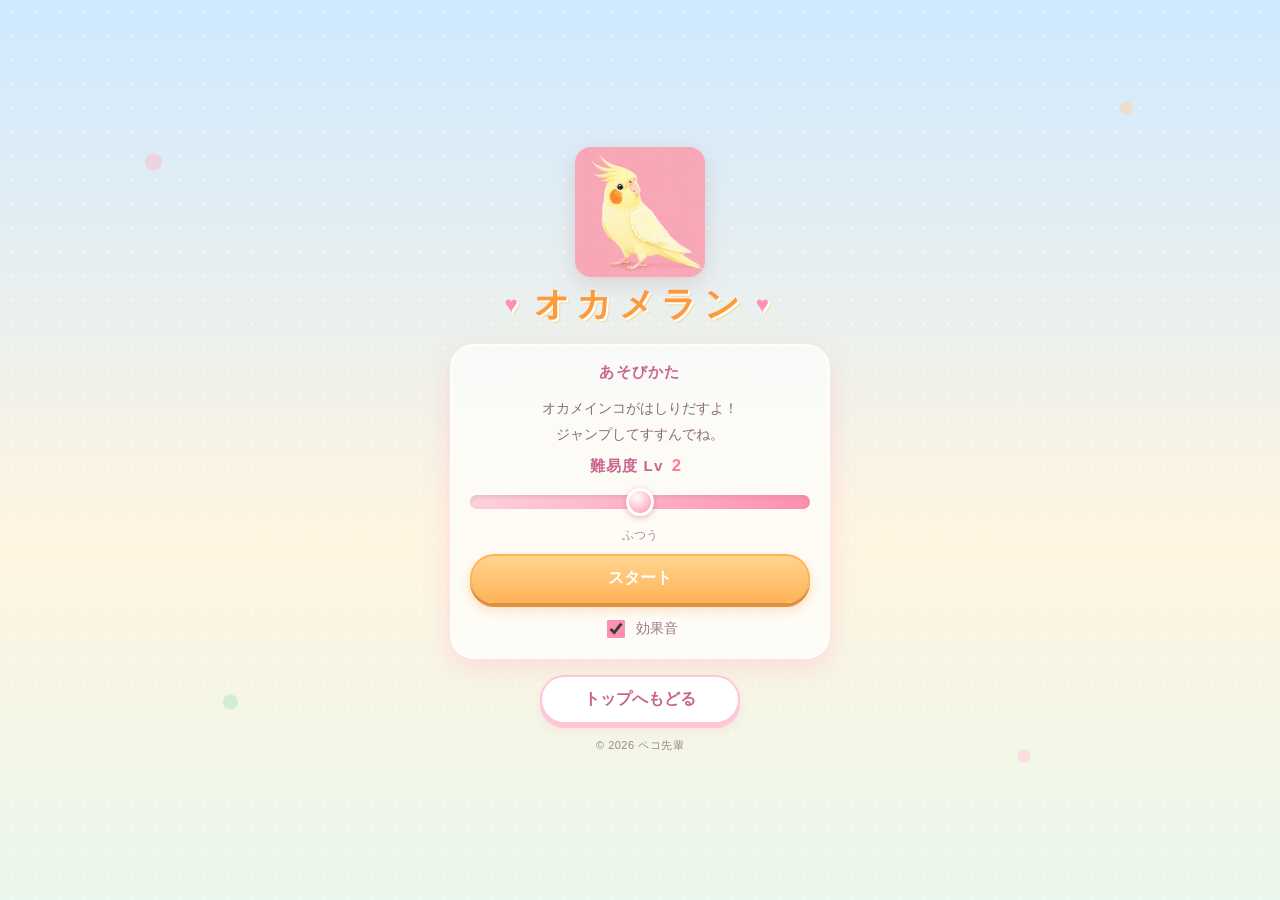
<file: src/games/okameran/index.html>
<!DOCTYPE html>
<html lang="ja">
<head>
<meta charset="UTF-8">
<meta name="viewport" content="width=device-width, initial-scale=1.0, maximum-scale=1.0, user-scalable=no">
<meta name="format-detection" content="telephone=no">
<title>オカメラン｜ペコせんぱいのミニゲーセン</title>
<meta name="description" content="スマホで遊べる無料アクションゲーム「オカメラン」。おでかけしたオカメインコをジャンプでおうちまで導こう！ひらがなUIでこどもにも安心。">
<meta property="og:type" content="website">
<meta property="og:title" content="オカメラン｜ペコせんぱいのミニゲーセン">
<meta property="og:description" content="ジャンプでオカメインコをおうちまで！スマホで遊べる無料アクションゲーム。">
<meta property="og:image" content="https://akashiap.github.io/peko-games/games/okameran/img/okame_clear.png">
<meta property="og:url" content="https://akashiap.github.io/peko-games/games/okameran/">
<meta property="og:locale" content="ja_JP">
<meta property="og:site_name" content="ペコせんぱいのミニゲーセン">
<meta name="twitter:card" content="summary_large_image">
<meta name="twitter:title" content="オカメラン｜ペコせんぱいのミニゲーセン">
<meta name="twitter:description" content="ジャンプでオカメインコをおうちまで！スマホで遊べる無料アクションゲーム。">
<meta name="twitter:image" content="https://akashiap.github.io/peko-games/games/okameran/img/okame_clear.png">
<link rel="stylesheet" href="style.css">

<!-- Google tag (gtag.js) -->
<script async src="https://www.googletagmanager.com/gtag/js?id=G-P72GZWJ98N"></script>
<script>
  window.dataLayer = window.dataLayer || [];
  function gtag(){dataLayer.push(arguments);}
  gtag('js', new Date());
  gtag('config', 'G-P72GZWJ98N');
</script>
</head>
<body>
<div id="app">

  <!-- タイトル画面 -->
  <section id="screen-title" class="screen active">
    <div class="title-art">
      <img class="okame-icon" src="img/okame_title.png" alt="" aria-hidden="true">
    </div>
    <h1 class="title">
      <span class="title-heart left">♥</span>
      <span class="title-text">オカメラン</span>
      <span class="title-heart right">♥</span>
    </h1>
    <div class="menu">
      <h2 class="menu-heading">あそびかた</h2>
      <p class="howto">
        <span class="howto-line">オカメインコがはしりだすよ！</span>
        <span class="howto-line">ジャンプしてすすんでね。</span>
      </p>

      <h2 class="menu-heading">難易度  Lv<span id="level-display">2</span></h2>
      <input type="range" id="level-slider" class="level-slider"
             min="1" max="3" step="1" value="2">
      <p class="hint" id="level-hint">ふつう</p>

      <button id="btn-start" class="btn btn-primary">スタート</button>

      <label class="sound-toggle">
        <input type="checkbox" id="sound-toggle" checked>
        <span class="sound-toggle-label">効果音</span>
      </label>
    </div>

    <a href="../../" class="btn home-link">トップへもどる</a>

    <footer class="page-footer">
      <p class="copyright">© 2026 ペコ先輩</p>
    </footer>
  </section>

  <!-- ゲーム画面 -->
  <section id="screen-game" class="screen">
    <header class="game-header">
      <div class="player-info">
        <span class="info-label">SCORE</span>
        <span class="info-value" id="score-value">0</span>
      </div>
      <div class="player-info">
        <span class="info-label">LIFE</span>
        <span class="info-value" id="lives-value">3</span>
      </div>
      <div class="player-info">
        <span class="info-label">TIME</span>
        <span class="info-value" id="time-value">200</span>
      </div>
    </header>

    <div class="board-wrap">
      <canvas id="board" class="board" width="480" height="288"></canvas>
      <div id="message" class="message"></div>
    </div>

    <div class="control-row">
      <button id="btn-jump" class="ctrl-btn ctrl-jump">ジャンプ ↑</button>
      <button id="btn-fire" class="ctrl-btn ctrl-fire disabled" type="button" aria-hidden="true">むてき</button>
    </div>

    <footer class="game-footer">
      <button id="btn-reset" class="btn">リセット</button>
      <button id="btn-back" class="btn">タイトルへ</button>
    </footer>
  </section>

  <!-- 結果画面 -->
  <section id="screen-result" class="screen">
    <div class="result-deco">✿</div>
    <h2 class="result-title" id="result-title">ゲームオーバー</h2>
    <img id="result-image" class="result-image" src="img/okame_clear.png" alt="" aria-hidden="true" hidden>
    <div class="result-counts">
      <div class="result-side">
        <span class="result-label">SCORE</span>
        <span class="result-num" id="result-score">0</span>
      </div>
      <div class="result-side">
        <span class="result-label">HIGH</span>
        <span class="result-num" id="result-high">0</span>
      </div>
    </div>
    <div class="result-buttons">
      <button id="btn-replay" class="btn btn-primary">もう一度</button>
      <button id="btn-result-back" class="btn">タイトルへ</button>
    </div>
  </section>

</div>
<script src="script.js"></script>
</body>
</html>
</file>
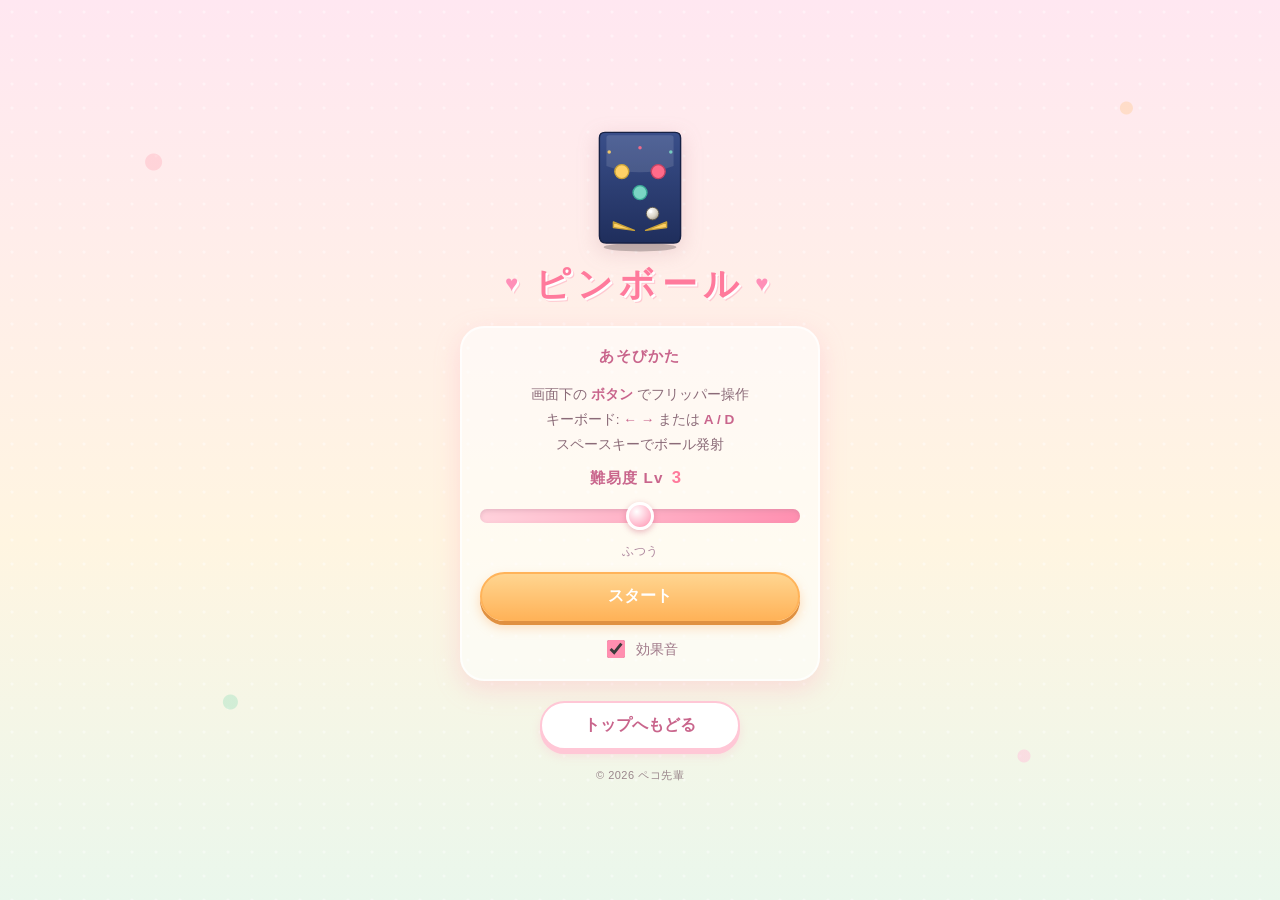
<file: src/games/pinball/index.html>
<!DOCTYPE html>
<html lang="ja">
<head>
<meta charset="UTF-8">
<meta name="viewport" content="width=device-width, initial-scale=1.0, maximum-scale=1.0, user-scalable=no">
<meta name="format-detection" content="telephone=no">
<title>ピンボール｜ペコせんぱいのミニゲーセン</title>
<meta name="description" content="スマホで遊べる無料ピンボール。タップ操作のフリッパーでハイスコアを目指そう！">
<meta property="og:type" content="website">
<meta property="og:title" content="ピンボール｜ペコせんぱいのミニゲーセン">
<meta property="og:description" content="スマホで遊べる無料ピンボール。フリッパー操作でハイスコアを狙おう！">
<meta property="og:image" content="https://akashiap.github.io/peko-games/icon/icon-512.png">
<meta property="og:url" content="https://akashiap.github.io/peko-games/games/pinball/">
<meta property="og:locale" content="ja_JP">
<meta property="og:site_name" content="ペコせんぱいのミニゲーセン">
<meta name="twitter:card" content="summary_large_image">
<meta name="twitter:title" content="ピンボール｜ペコせんぱいのミニゲーセン">
<meta name="twitter:description" content="スマホで遊べる無料ピンボール。フリッパー操作でハイスコアを狙おう！">
<meta name="twitter:image" content="https://akashiap.github.io/peko-games/icon/icon-512.png">
<link rel="stylesheet" href="style.css">

<!-- Google tag (gtag.js) -->
<script async src="https://www.googletagmanager.com/gtag/js?id=G-P72GZWJ98N"></script>
<script>
  window.dataLayer = window.dataLayer || [];
  function gtag(){dataLayer.push(arguments);}
  gtag('js', new Date());
  gtag('config', 'G-P72GZWJ98N');
</script>
</head>
<body>
<div id="app">

  <!-- タイトル画面 -->
  <section id="screen-title" class="screen active">
    <div class="title-art">
      <svg class="pinball-icon" viewBox="0 0 200 200" xmlns="http://www.w3.org/2000/svg" aria-hidden="true">
        <defs>
          <linearGradient id="p-machine" x1="0" y1="0" x2="0" y2="1">
            <stop offset="0%" stop-color="#3a4f8a"/>
            <stop offset="100%" stop-color="#1f2e5c"/>
          </linearGradient>
          <radialGradient id="p-ball" cx="0.35" cy="0.3" r="0.9">
            <stop offset="0%" stop-color="#ffffff"/>
            <stop offset="55%" stop-color="#d8d2c4"/>
            <stop offset="100%" stop-color="#7e7568"/>
          </radialGradient>
        </defs>
        <ellipse cx="100" cy="186" rx="52" ry="6" fill="rgba(0,0,0,0.22)"/>
        <path d="M42 30 Q42 22 50 22 L150 22 Q158 22 158 30 L158 170 Q158 180 148 180 L52 180 Q42 180 42 170 Z"
              fill="url(#p-machine)" stroke="#162144" stroke-width="2"/>
        <path d="M52 30 Q52 26 56 26 L144 26 Q148 26 148 30 L148 70 Q100 88 52 70 Z"
              fill="rgba(255,255,255,0.12)"/>
        <circle cx="74" cy="78" r="10" fill="#ffd166" stroke="#caa238" stroke-width="2"/>
        <circle cx="126" cy="78" r="10" fill="#ff6b8a" stroke="#c44363" stroke-width="2"/>
        <circle cx="100" cy="108" r="10" fill="#7ad6c4" stroke="#3aa896" stroke-width="2"/>
        <path d="M62 150 L92 162 L62 158 Z" fill="#ffd166" stroke="#caa238" stroke-width="2" stroke-linejoin="round"/>
        <path d="M138 150 L108 162 L138 158 Z" fill="#ffd166" stroke="#caa238" stroke-width="2" stroke-linejoin="round"/>
        <circle cx="118" cy="138" r="9" fill="url(#p-ball)" stroke="#5a5448" stroke-width="1.2"/>
        <circle cx="115" cy="135" r="2.4" fill="rgba(255,255,255,0.85)"/>
        <circle cx="56" cy="50" r="2.5" fill="#ffd166" opacity="0.9"/>
        <circle cx="100" cy="44" r="2.5" fill="#ff6b8a" opacity="0.9"/>
        <circle cx="144" cy="50" r="2.5" fill="#7ad6c4" opacity="0.9"/>
      </svg>
    </div>
    <h1 class="title">
      <span class="title-heart left">♥</span>
      <span class="title-text">ピンボール</span>
      <span class="title-heart right">♥</span>
    </h1>
    <div class="menu">
      <h2 class="menu-heading">あそびかた</h2>
      <p class="howto">
        <span class="howto-line">画面下の <b>ボタン</b> でフリッパー操作</span>
        <span class="howto-line">キーボード: <b>← →</b> または <b>A / D</b></span>
        <span class="howto-line">スペースキーでボール発射</span>
      </p>

      <h2 class="menu-heading">難易度  Lv<span id="level-display">3</span></h2>
      <input type="range" id="level-slider" class="level-slider"
             min="1" max="5" step="1" value="3">
      <p class="hint" id="level-hint">ふつう</p>

      <button id="btn-start" class="btn btn-primary">スタート</button>

      <label class="sound-toggle">
        <input type="checkbox" id="sound-toggle" checked>
        <span class="sound-toggle-label">効果音</span>
      </label>
    </div>

    <a href="../../" class="btn home-link">トップへもどる</a>

    <footer class="page-footer">
      <p class="copyright">© 2026 ペコ先輩</p>
    </footer>
  </section>

  <!-- ゲーム画面 -->
  <section id="screen-game" class="screen">
    <header class="game-header">
      <div class="player-info">
        <span class="info-label">SCORE</span>
        <span class="info-value" id="score-value">0</span>
      </div>
      <div class="player-info">
        <span class="info-label">BALL</span>
        <span class="info-value" id="balls-value">3</span>
      </div>
    </header>

    <div class="board-wrap">
      <canvas id="board" class="board" width="360" height="540"></canvas>
      <div id="message" class="message"></div>
    </div>

    <div class="flipper-controls">
      <button id="btn-flip-left" class="flip-btn">◀ 左</button>
      <button id="btn-launch" class="flip-btn launch">↑ 発射</button>
      <button id="btn-flip-right" class="flip-btn">右 ▶</button>
    </div>

    <footer class="game-footer">
      <button id="btn-reset" class="btn">リセット</button>
      <button id="btn-back" class="btn">タイトルへ</button>
    </footer>
  </section>

  <!-- 結果画面 -->
  <section id="screen-result" class="screen">
    <div class="result-deco">✿</div>
    <h2 class="result-title" id="result-title">ゲームオーバー</h2>
    <div class="result-counts">
      <div class="result-side">
        <span class="result-label">SCORE</span>
        <span class="result-num" id="result-score">0</span>
      </div>
      <div class="result-side">
        <span class="result-label">HIGH</span>
        <span class="result-num" id="result-high">0</span>
      </div>
    </div>
    <div class="result-buttons">
      <button id="btn-replay" class="btn btn-primary">もう一度</button>
      <button id="btn-result-back" class="btn">タイトルへ</button>
    </div>
  </section>

</div>
<script src="script.js"></script>
</body>
</html>
</file>
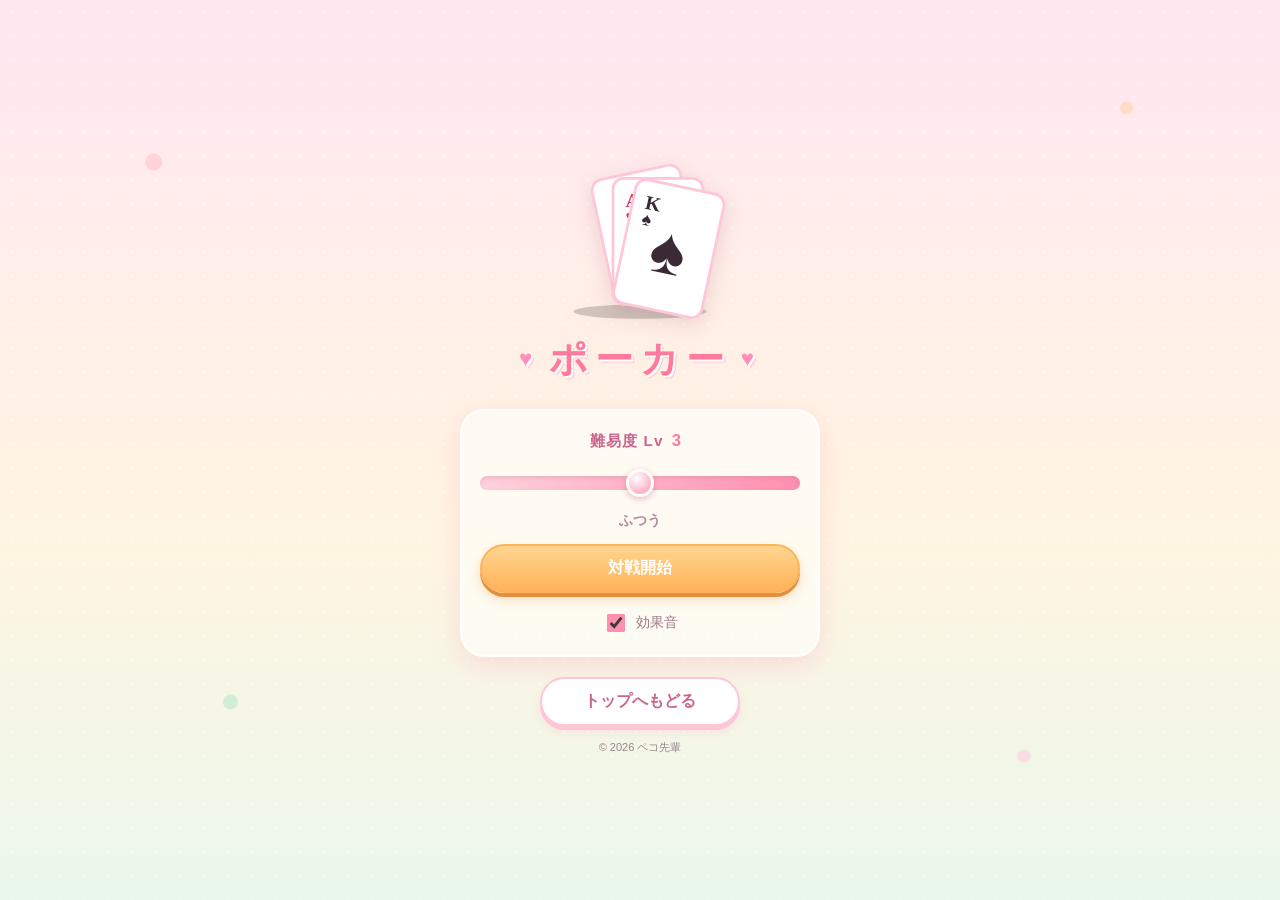
<file: src/games/poker/index.html>
<!DOCTYPE html>
<html lang="ja">
<head>
<meta charset="UTF-8">
<meta name="viewport" content="width=device-width, initial-scale=1.0, maximum-scale=1.0, user-scalable=no">
<meta name="format-detection" content="telephone=no">
<title>ポーカー｜ペコせんぱいのミニゲーセン</title>
<meta name="description" content="スマホで遊べる無料ポーカー（5カードドロー）。役の判定もしっかり、シンプルUIで気軽に楽しめます。">
<meta property="og:type" content="website">
<meta property="og:title" content="ポーカー｜ペコせんぱいのミニゲーセン">
<meta property="og:description" content="スマホで遊べる無料ポーカー。役そろえてハイスコアを狙おう！">
<meta property="og:image" content="https://akashiap.github.io/peko-games/icon/icon-512.png">
<meta property="og:url" content="https://akashiap.github.io/peko-games/games/poker/">
<meta property="og:locale" content="ja_JP">
<meta property="og:site_name" content="ペコせんぱいのミニゲーセン">
<meta name="twitter:card" content="summary_large_image">
<meta name="twitter:title" content="ポーカー｜ペコせんぱいのミニゲーセン">
<meta name="twitter:description" content="スマホで遊べる無料ポーカー。役そろえてハイスコアを狙おう！">
<meta name="twitter:image" content="https://akashiap.github.io/peko-games/icon/icon-512.png">
<link rel="stylesheet" href="style.css">

<!-- Google tag (gtag.js) -->
<script async src="https://www.googletagmanager.com/gtag/js?id=G-P72GZWJ98N"></script>
<script>
  window.dataLayer = window.dataLayer || [];
  function gtag(){dataLayer.push(arguments);}
  gtag('js', new Date());
  gtag('config', 'G-P72GZWJ98N');
</script>
</head>
<body>
<div id="app">

  <!-- タイトル画面 -->
  <section id="screen-title" class="screen active">
    <div class="title-art">
      <svg class="poker-icon" viewBox="0 0 200 200" xmlns="http://www.w3.org/2000/svg" aria-hidden="true">
        <ellipse cx="100" cy="184" rx="74" ry="8" fill="rgba(0,0,0,0.18)"/>
        <!-- 背面カード -->
        <g transform="translate(58 28) rotate(-12 50 70)">
          <rect x="0" y="0" width="100" height="140" rx="12" ry="12"
                fill="#ffffff" stroke="#ffc7d6" stroke-width="3"/>
          <text x="50" y="86" text-anchor="middle"
                font-family="serif" font-size="80" fill="#3a2a36">♣</text>
        </g>
        <!-- 中央カード -->
        <g transform="translate(70 36)">
          <rect x="0" y="0" width="100" height="140" rx="12" ry="12"
                fill="#ffffff" stroke="#ffc7d6" stroke-width="3"/>
          <text x="14" y="32" text-anchor="start"
                font-family="serif" font-size="22" font-weight="bold" fill="#d23a5a">A</text>
          <text x="14" y="50" text-anchor="start"
                font-family="serif" font-size="20" fill="#d23a5a">♥</text>
          <text x="50" y="98" text-anchor="middle"
                font-family="serif" font-size="74" fill="#d23a5a">♥</text>
          <text x="86" y="128" text-anchor="end"
                font-family="serif" font-size="22" font-weight="bold" fill="#d23a5a"
                transform="rotate(180 86 122)">A</text>
        </g>
        <!-- 手前カード -->
        <g transform="translate(82 44) rotate(12 50 70)">
          <rect x="0" y="0" width="100" height="140" rx="12" ry="12"
                fill="#ffffff" stroke="#ffc7d6" stroke-width="3"/>
          <text x="14" y="32" font-family="serif" font-size="22" font-weight="bold" fill="#3a2a36">K</text>
          <text x="14" y="50" font-family="serif" font-size="20" fill="#3a2a36">♠</text>
          <text x="50" y="98" text-anchor="middle"
                font-family="serif" font-size="74" fill="#3a2a36">♠</text>
        </g>
      </svg>
    </div>
    <h1 class="title">
      <span class="title-heart left">♥</span>
      <span class="title-text">ポーカー</span>
      <span class="title-heart right">♥</span>
    </h1>
    <div class="menu">
      <h2 class="menu-heading">難易度  Lv<span id="level-display">3</span></h2>
      <input type="range" id="level-slider" class="level-slider"
             min="1" max="5" step="1" value="3">
      <p class="hint" id="level-hint">ふつう</p>

      <button id="btn-start" class="btn btn-primary">対戦開始</button>

      <label class="sound-toggle">
        <input type="checkbox" id="sound-toggle" checked>
        <span class="sound-toggle-label">効果音</span>
      </label>
    </div>

    <a href="../../" class="btn home-link">トップへもどる</a>

    <p class="copyright">© 2026 ペコ先輩</p>
  </section>

  <!-- 対戦画面 -->
  <section id="screen-game" class="screen">
    <div class="table-wrap">
      <div class="hand-area">
        <div class="hand-label" id="cpu-hand-label">CPU(Lv3)の手札</div>
        <div class="cpu-rank" id="cpu-rank-display"></div>
        <div id="cpu-hand" class="hand cpu-hand"></div>
      </div>

      <div id="message" class="message"></div>

      <div class="hand-area">
        <div class="hand-label" id="me-hand-label">あなたの手札</div>
        <div class="me-rank" id="me-rank-display"></div>
        <div id="me-hand" class="hand"></div>
      </div>
    </div>

    <div id="actions" class="actions"></div>

    <footer class="game-footer">
      <button id="btn-back" class="btn btn-small">タイトルへ</button>
    </footer>
  </section>

  <!-- 終局画面 -->
  <section id="screen-result" class="screen">
    <div class="result-deco">✿</div>
    <h2 class="result-title" id="result-title">終局</h2>
    <div class="result-hands">
      <div class="result-side">
        <span class="result-side-label">CPU</span>
        <div id="result-cpu-hand" class="hand result-hand"></div>
        <span class="result-rank" id="result-cpu-rank"></span>
      </div>
      <div class="result-side">
        <span class="result-side-label">あなた</span>
        <div id="result-me-hand" class="hand result-hand"></div>
        <span class="result-rank" id="result-me-rank"></span>
      </div>
    </div>
    <div class="result-buttons">
      <button id="btn-replay" class="btn btn-primary">もう一度</button>
      <button id="btn-result-back" class="btn">タイトルへ</button>
    </div>
  </section>

</div>
<script src="script.js"></script>
</body>
</html>
</file>
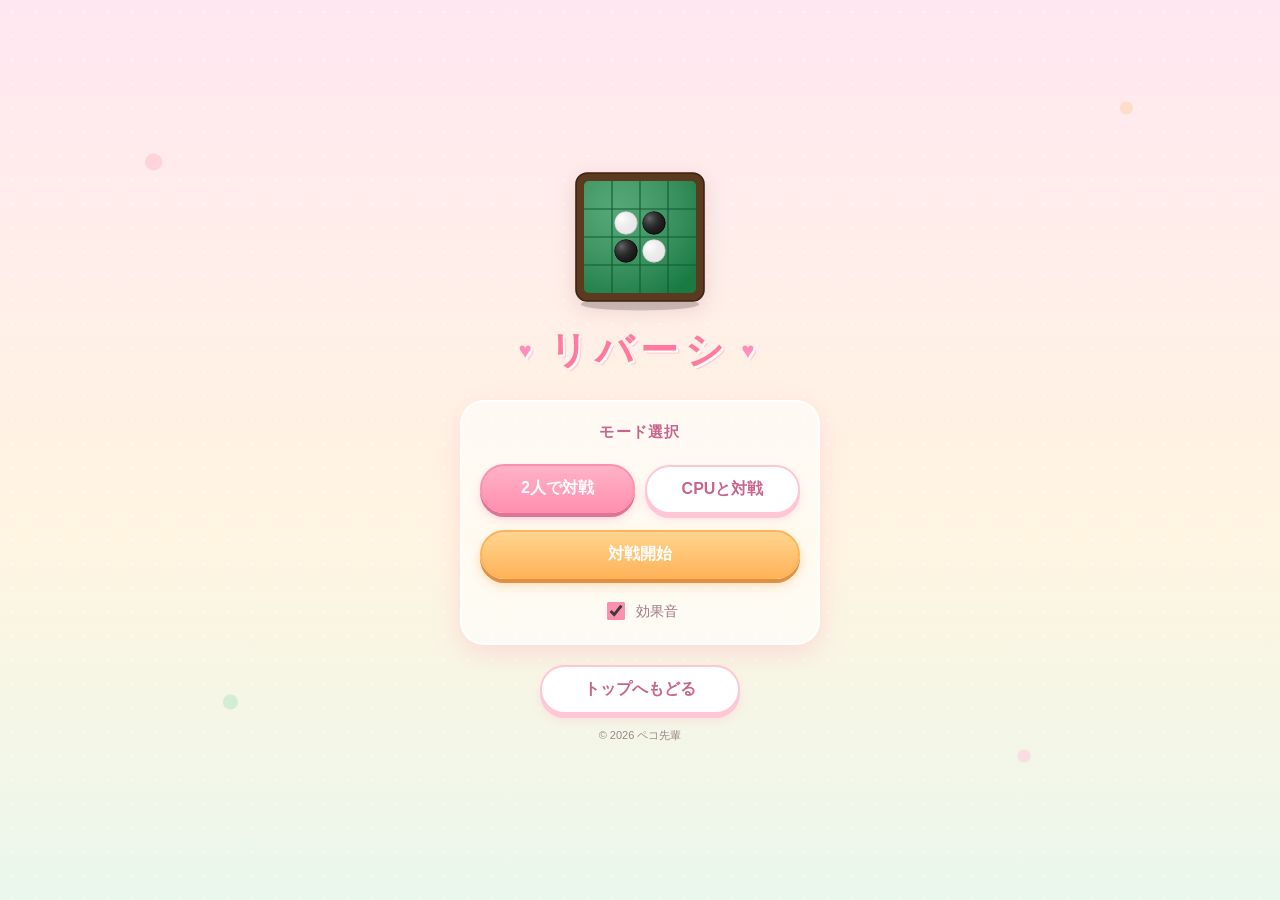
<file: src/games/reversi/index.html>
<!DOCTYPE html>
<html lang="ja">
<head>
<meta charset="UTF-8">
<meta name="viewport" content="width=device-width, initial-scale=1.0, maximum-scale=1.0, user-scalable=no">
<meta name="format-detection" content="telephone=no">
<title>リバーシ｜ペコせんぱいのミニゲーセン</title>
<meta name="description" content="スマホでさくっと遊べる無料リバーシ（オセロ）。CPU対戦・2人対戦に対応、ひらがなUIでこどもも安心。">
<meta property="og:type" content="website">
<meta property="og:title" content="リバーシ｜ペコせんぱいのミニゲーセン">
<meta property="og:description" content="スマホでさくっと遊べる無料リバーシ。CPU対戦も2人対戦もOK！">
<meta property="og:image" content="https://akashiap.github.io/peko-games/icon/icon-512.png">
<meta property="og:url" content="https://akashiap.github.io/peko-games/games/reversi/">
<meta property="og:locale" content="ja_JP">
<meta property="og:site_name" content="ペコせんぱいのミニゲーセン">
<meta name="twitter:card" content="summary_large_image">
<meta name="twitter:title" content="リバーシ｜ペコせんぱいのミニゲーセン">
<meta name="twitter:description" content="スマホでさくっと遊べる無料リバーシ。CPU対戦も2人対戦もOK！">
<meta name="twitter:image" content="https://akashiap.github.io/peko-games/icon/icon-512.png">
<link rel="stylesheet" href="style.css">

<!-- Google tag (gtag.js) -->
<script async src="https://www.googletagmanager.com/gtag/js?id=G-P72GZWJ98N"></script>
<script>
  window.dataLayer = window.dataLayer || [];
  function gtag(){dataLayer.push(arguments);}
  gtag('js', new Date());
  gtag('config', 'G-P72GZWJ98N');
</script>
</head>
<body>
<div id="app">

  <!-- タイトル画面 -->
  <section id="screen-title" class="screen active">
    <div class="title-art">
      <svg class="othello-icon" viewBox="0 0 200 200" xmlns="http://www.w3.org/2000/svg" aria-hidden="true">
        <!-- 影 -->
        <ellipse cx="100" cy="184" rx="74" ry="8" fill="rgba(0,0,0,0.18)"/>
        <!-- 盤の外枠（濃い茶色） -->
        <rect x="20" y="20" width="160" height="160" rx="14" ry="14"
              fill="#5b3a1f" stroke="#3d2410" stroke-width="2"/>
        <!-- 盤面（緑） -->
        <rect x="30" y="30" width="140" height="140" rx="6" ry="6"
              fill="#1f8a4c"/>
        <rect x="30" y="30" width="140" height="140" rx="6" ry="6"
              fill="url(#boardShade)"/>
        <!-- マス目（4x4 簡略表示） -->
        <g stroke="#0e5c30" stroke-width="1.4">
          <line x1="65"  y1="30" x2="65"  y2="170"/>
          <line x1="100" y1="30" x2="100" y2="170"/>
          <line x1="135" y1="30" x2="135" y2="170"/>
          <line x1="30" y1="65"  x2="170" y2="65"/>
          <line x1="30" y1="100" x2="170" y2="100"/>
          <line x1="30" y1="135" x2="170" y2="135"/>
        </g>
        <!-- 初期配置の4石 -->
        <!-- 左上：白 -->
        <ellipse cx="82.5" cy="84" rx="14" ry="4" fill="rgba(0,0,0,0.25)"/>
        <circle cx="82.5" cy="82.5" r="14" fill="#fafafa" stroke="#bcbcbc" stroke-width="1"/>
        <circle cx="82.5" cy="82.5" r="14" fill="url(#whiteShade)"/>
        <!-- 右上：黒 -->
        <ellipse cx="117.5" cy="84" rx="14" ry="4" fill="rgba(0,0,0,0.25)"/>
        <circle cx="117.5" cy="82.5" r="14" fill="#1a1a1a" stroke="#000" stroke-width="1"/>
        <circle cx="117.5" cy="82.5" r="14" fill="url(#blackShade)"/>
        <!-- 左下：黒 -->
        <ellipse cx="82.5" cy="119" rx="14" ry="4" fill="rgba(0,0,0,0.25)"/>
        <circle cx="82.5" cy="117.5" r="14" fill="#1a1a1a" stroke="#000" stroke-width="1"/>
        <circle cx="82.5" cy="117.5" r="14" fill="url(#blackShade)"/>
        <!-- 右下：白 -->
        <ellipse cx="117.5" cy="119" rx="14" ry="4" fill="rgba(0,0,0,0.25)"/>
        <circle cx="117.5" cy="117.5" r="14" fill="#fafafa" stroke="#bcbcbc" stroke-width="1"/>
        <circle cx="117.5" cy="117.5" r="14" fill="url(#whiteShade)"/>
        <defs>
          <radialGradient id="boardShade" cx="0.3" cy="0.25" r="0.9">
            <stop offset="0%" stop-color="#ffffff" stop-opacity="0.25"/>
            <stop offset="100%" stop-color="#0e5c30" stop-opacity="0.35"/>
          </radialGradient>
          <radialGradient id="whiteShade" cx="0.3" cy="0.3" r="0.8">
            <stop offset="0%" stop-color="#ffffff" stop-opacity="0.95"/>
            <stop offset="100%" stop-color="#cfcfcf" stop-opacity="0.4"/>
          </radialGradient>
          <radialGradient id="blackShade" cx="0.3" cy="0.3" r="0.85">
            <stop offset="0%" stop-color="#888" stop-opacity="0.7"/>
            <stop offset="100%" stop-color="#000" stop-opacity="0"/>
          </radialGradient>
        </defs>
      </svg>
    </div>
    <h1 class="title">
      <span class="title-heart left">♥</span>
      <span class="title-text">リバーシ</span>
      <span class="title-heart right">♥</span>
    </h1>
    <div class="menu">
      <h2 class="menu-heading">モード選択</h2>
      <div class="mode-buttons">
        <button class="btn mode-btn" data-mode="pvp">2人で対戦</button>
        <button class="btn mode-btn" data-mode="cpu">CPUと対戦</button>
      </div>

      <div id="difficulty-area" class="difficulty hidden">
        <h2 class="menu-heading">手番</h2>
        <div class="order-buttons">
          <button class="btn order-btn selected" data-order="first">
            <span class="stone stone-black small"></span>先攻
          </button>
          <button class="btn order-btn" data-order="second">
            <span class="stone stone-white small"></span>後攻
          </button>
        </div>

        <h2 class="menu-heading">難易度  Lv<span id="level-display">3</span></h2>
        <input type="range" id="level-slider" class="level-slider"
               min="1" max="10" step="1" value="3">
        <p class="hint" id="level-hint">弱い</p>
      </div>

      <button id="btn-start" class="btn btn-primary">対戦開始</button>

      <label class="sound-toggle">
        <input type="checkbox" id="sound-toggle" checked>
        <span class="sound-toggle-label">効果音</span>
      </label>
    </div>

    <a href="../../" class="btn home-link">トップへもどる</a>

    <p class="copyright">© 2026 ペコ先輩</p>
  </section>

  <!-- 対戦画面 -->
  <section id="screen-game" class="screen">
    <header class="game-header">
      <div class="player-info" id="info-black">
        <span class="stone stone-black small"></span>
        <span class="player-label">くろ</span>
        <span class="player-count" id="count-black">2</span>
      </div>
      <div class="turn-indicator" id="turn-indicator">くろの番</div>
      <div class="player-info" id="info-white">
        <span class="stone stone-white small"></span>
        <span class="player-label">しろ</span>
        <span class="player-count" id="count-white">2</span>
      </div>
    </header>

    <div class="board-wrap">
      <div id="board" class="board"></div>
      <div id="thinking" class="thinking hidden">思考中...</div>
    </div>

    <div id="message" class="message"></div>

    <footer class="game-footer">
      <button id="btn-reset" class="btn">リセット</button>
      <button id="btn-back" class="btn">タイトルへ</button>
    </footer>
  </section>

  <!-- 終局画面 -->
  <section id="screen-result" class="screen">
    <div class="result-deco">✿</div>
    <h2 class="result-title" id="result-title">終局</h2>
    <div class="result-counts">
      <div class="result-side">
        <span class="stone stone-black"></span>
        <span class="result-num" id="result-black">0</span>
      </div>
      <div class="result-side">
        <span class="stone stone-white"></span>
        <span class="result-num" id="result-white">0</span>
      </div>
    </div>
    <div class="result-buttons">
      <button id="btn-replay" class="btn btn-primary">もう一度</button>
      <button id="btn-result-back" class="btn">タイトルへ</button>
    </div>
  </section>

</div>
<script src="script.js"></script>
</body>
</html>
</file>
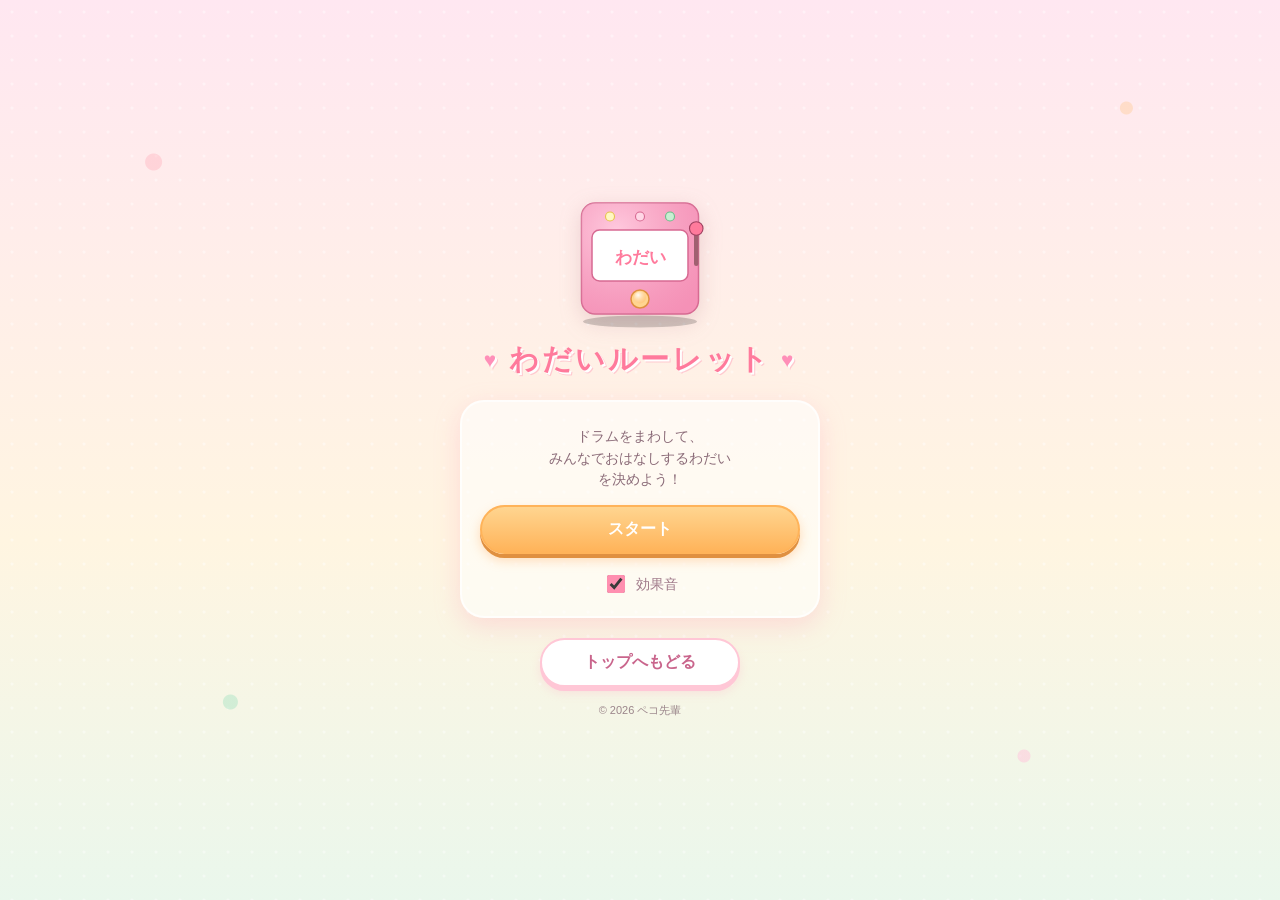
<file: src/games/roulette/index.html>
<!DOCTYPE html>
<html lang="ja">
<head>
<meta charset="UTF-8">
<meta name="viewport" content="width=device-width, initial-scale=1.0, maximum-scale=1.0, user-scalable=no">
<meta name="format-detection" content="telephone=no">
<title>わだいルーレット｜ペコせんぱいのミニゲーセン</title>
<meta name="description" content="スマホで遊べる無料の話題ルーレット。回すと話のお題が決まる！会話のきっかけ作り、雑談、家族の食卓に。">
<meta property="og:type" content="website">
<meta property="og:title" content="わだいルーレット｜ペコせんぱいのミニゲーセン">
<meta property="og:description" content="回すと会話のお題が決まる！家族や友だちのおしゃべりに使える無料ルーレット。">
<meta property="og:image" content="https://akashiap.github.io/peko-games/icon/icon-512.png">
<meta property="og:url" content="https://akashiap.github.io/peko-games/games/roulette/">
<meta property="og:locale" content="ja_JP">
<meta property="og:site_name" content="ペコせんぱいのミニゲーセン">
<meta name="twitter:card" content="summary_large_image">
<meta name="twitter:title" content="わだいルーレット｜ペコせんぱいのミニゲーセン">
<meta name="twitter:description" content="回すと会話のお題が決まる！家族や友だちのおしゃべりに使える無料ルーレット。">
<meta name="twitter:image" content="https://akashiap.github.io/peko-games/icon/icon-512.png">
<link rel="stylesheet" href="style.css">

<!-- Google tag (gtag.js) -->
<script async src="https://www.googletagmanager.com/gtag/js?id=G-P72GZWJ98N"></script>
<script>
  window.dataLayer = window.dataLayer || [];
  function gtag(){dataLayer.push(arguments);}
  gtag('js', new Date());
  gtag('config', 'G-P72GZWJ98N');
</script>
</head>
<body>
<div id="app">

  <!-- タイトル画面 -->
  <section id="screen-title" class="screen active">
    <div class="title-art">
      <svg class="slot-icon" viewBox="0 0 200 200" xmlns="http://www.w3.org/2000/svg" aria-hidden="true">
        <ellipse cx="100" cy="186" rx="76" ry="8" fill="rgba(0,0,0,0.18)"/>
        <rect x="22" y="28" width="156" height="148" rx="18" ry="18"
              fill="#ff9ec3" stroke="#d76a92" stroke-width="2"/>
        <rect x="22" y="28" width="156" height="148" rx="18" ry="18"
              fill="url(#bodyShade2)"/>
        <circle cx="60" cy="46" r="6" fill="#fff7c2" stroke="#e6c34a" stroke-width="1.5"/>
        <circle cx="100" cy="46" r="6" fill="#ffd7e6" stroke="#d76a92" stroke-width="1.5"/>
        <circle cx="140" cy="46" r="6" fill="#c8efd2" stroke="#6abf8a" stroke-width="1.5"/>
        <rect x="36" y="64" width="128" height="68" rx="10" ry="10"
              fill="#fff" stroke="#d76a92" stroke-width="2"/>
        <text x="100" y="108" text-anchor="middle" font-size="22" fill="#ff7a9c" font-family="serif" font-weight="bold">わだい</text>
        <rect x="172" y="66" width="6" height="46" rx="3" fill="#a06070"/>
        <circle cx="175" cy="62" r="9" fill="#ff7a9c" stroke="#a04060" stroke-width="1.5"/>
        <circle cx="100" cy="156" r="12" fill="#ffd590" stroke="#e09040" stroke-width="2"/>
        <circle cx="100" cy="154" r="8" fill="url(#btnShade2)"/>
        <defs>
          <radialGradient id="bodyShade2" cx="0.3" cy="0.25" r="0.9">
            <stop offset="0%" stop-color="#fff" stop-opacity="0.45"/>
            <stop offset="100%" stop-color="#d76a92" stop-opacity="0.25"/>
          </radialGradient>
          <radialGradient id="btnShade2" cx="0.35" cy="0.3" r="0.85">
            <stop offset="0%" stop-color="#fff" stop-opacity="0.9"/>
            <stop offset="100%" stop-color="#ffb359" stop-opacity="0.4"/>
          </radialGradient>
        </defs>
      </svg>
    </div>
    <h1 class="title">
      <span class="title-heart left">♥</span>
      <span class="title-text">わだいルーレット</span>
      <span class="title-heart right">♥</span>
    </h1>
    <div class="menu">
      <p class="hint">
        ドラムをまわして、<br>
        みんなでおはなしするわだい<br>
        を決めよう！
      </p>

      <button id="btn-start" class="btn btn-primary">スタート</button>

      <label class="sound-toggle">
        <input type="checkbox" id="sound-toggle" checked>
        <span class="sound-toggle-label">効果音</span>
      </label>
    </div>

    <a href="../../" class="btn home-link">トップへもどる</a>

    <p class="copyright">© 2026 ペコ先輩</p>
  </section>

  <!-- ゲーム画面 -->
  <section id="screen-game" class="screen">
    <header class="game-header">
      <div class="turn-indicator" id="turn-indicator">みんなでおはなしするわだい</div>
    </header>

    <div class="reels-wrap">
      <div class="reel-row">
        <div class="reel" id="reel-0" data-slot="0">
          <div class="reel-strip">
            <div class="reel-item">？？？</div>
          </div>
          <div class="reel-frame"></div>
        </div>
      </div>
    </div>

    <div id="message" class="message">レバーをひいてスタート！</div>

    <div class="action-area">
      <button id="btn-spin" class="btn btn-primary">スタート</button>
    </div>

    <footer class="game-footer">
      <button id="btn-back" class="btn">タイトルへ</button>
    </footer>
  </section>

  <!-- 結果画面 -->
  <section id="screen-result" class="screen">
    <div class="result-deco">✿</div>
    <h2 class="result-title">おはなしするおだい！</h2>
    <div class="result-card">
      <div class="result-topic" id="result-topic">―</div>
    </div>
    <p class="result-comment" id="result-comment">みんなで話してみよう！</p>
    <div class="result-buttons">
      <button id="btn-next" class="btn btn-primary">もう一度</button>
      <button id="btn-result-back" class="btn">タイトルへ</button>
    </div>
  </section>

</div>
<script src="script.js"></script>
</body>
</html>
</file>
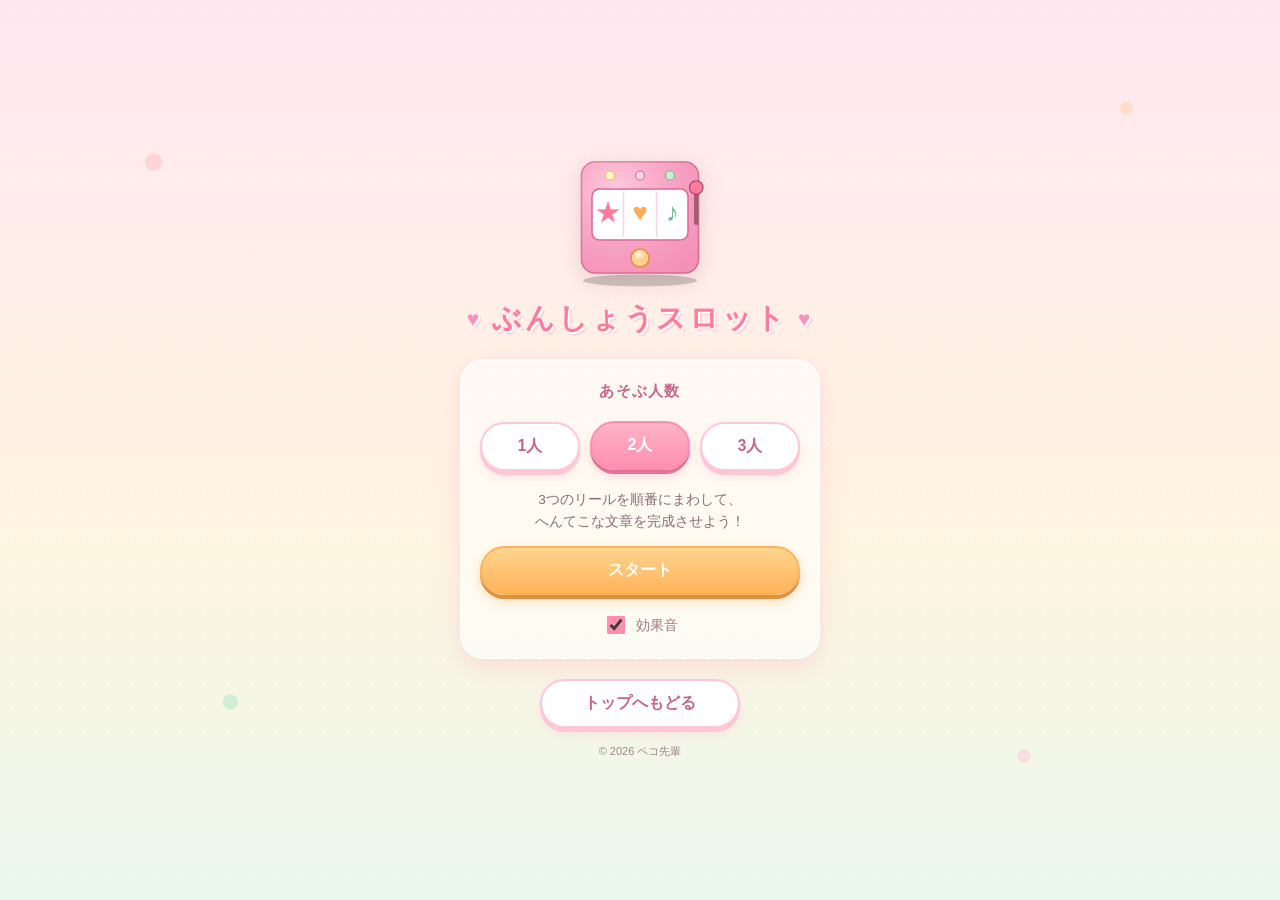
<file: src/games/slot/index.html>
<!DOCTYPE html>
<html lang="ja">
<head>
<meta charset="UTF-8">
<meta name="viewport" content="width=device-width, initial-scale=1.0, maximum-scale=1.0, user-scalable=no">
<meta name="format-detection" content="telephone=no">
<title>ぶんしょうスロット｜ペコせんぱいのミニゲーセン</title>
<meta name="description" content="スマホで遊べる無料の文章スロット。回すたびに変な文章ができあがる！家族や友だちと笑える言葉あそび。">
<meta property="og:type" content="website">
<meta property="og:title" content="ぶんしょうスロット｜ペコせんぱいのミニゲーセン">
<meta property="og:description" content="回すたびに変な文章ができあがる！家族や友だちで楽しめる言葉あそびスロット。">
<meta property="og:image" content="https://akashiap.github.io/peko-games/icon/icon-512.png">
<meta property="og:url" content="https://akashiap.github.io/peko-games/games/slot/">
<meta property="og:locale" content="ja_JP">
<meta property="og:site_name" content="ペコせんぱいのミニゲーセン">
<meta name="twitter:card" content="summary_large_image">
<meta name="twitter:title" content="ぶんしょうスロット｜ペコせんぱいのミニゲーセン">
<meta name="twitter:description" content="回すたびに変な文章ができあがる！家族や友だちで楽しめる言葉あそびスロット。">
<meta name="twitter:image" content="https://akashiap.github.io/peko-games/icon/icon-512.png">
<link rel="stylesheet" href="style.css">

<!-- Google tag (gtag.js) -->
<script async src="https://www.googletagmanager.com/gtag/js?id=G-P72GZWJ98N"></script>
<script>
  window.dataLayer = window.dataLayer || [];
  function gtag(){dataLayer.push(arguments);}
  gtag('js', new Date());
  gtag('config', 'G-P72GZWJ98N');
</script>
</head>
<body>
<div id="app">

  <!-- タイトル画面 -->
  <section id="screen-title" class="screen active">
    <div class="title-art">
      <svg class="slot-icon" viewBox="0 0 200 200" xmlns="http://www.w3.org/2000/svg" aria-hidden="true">
        <ellipse cx="100" cy="186" rx="76" ry="8" fill="rgba(0,0,0,0.18)"/>
        <!-- 本体（ピンクのスロット筐体） -->
        <rect x="22" y="28" width="156" height="148" rx="18" ry="18"
              fill="#ff9ec3" stroke="#d76a92" stroke-width="2"/>
        <rect x="22" y="28" width="156" height="148" rx="18" ry="18"
              fill="url(#bodyShade)"/>
        <!-- 上部ランプ -->
        <circle cx="60" cy="46" r="6" fill="#fff7c2" stroke="#e6c34a" stroke-width="1.5"/>
        <circle cx="100" cy="46" r="6" fill="#ffd7e6" stroke="#d76a92" stroke-width="1.5"/>
        <circle cx="140" cy="46" r="6" fill="#c8efd2" stroke="#6abf8a" stroke-width="1.5"/>
        <!-- 窓 -->
        <rect x="36" y="64" width="128" height="68" rx="10" ry="10"
              fill="#fff" stroke="#d76a92" stroke-width="2"/>
        <!-- 区切り -->
        <line x1="78" y1="68" x2="78" y2="128" stroke="#ffd1de" stroke-width="2"/>
        <line x1="122" y1="68" x2="122" y2="128" stroke="#ffd1de" stroke-width="2"/>
        <!-- リールの文字風シンボル -->
        <text x="57" y="106" text-anchor="middle" font-size="34" fill="#ff7a9c" font-family="serif">★</text>
        <text x="100" y="106" text-anchor="middle" font-size="34" fill="#ffaa55" font-family="serif">♥</text>
        <text x="143" y="106" text-anchor="middle" font-size="34" fill="#6abf8a" font-family="serif">♪</text>
        <!-- レバー -->
        <rect x="172" y="66" width="6" height="46" rx="3" fill="#a06070"/>
        <circle cx="175" cy="62" r="9" fill="#ff7a9c" stroke="#a04060" stroke-width="1.5"/>
        <!-- ボタン -->
        <circle cx="100" cy="156" r="12" fill="#ffd590" stroke="#e09040" stroke-width="2"/>
        <circle cx="100" cy="154" r="8" fill="url(#btnShade)"/>
        <defs>
          <radialGradient id="bodyShade" cx="0.3" cy="0.25" r="0.9">
            <stop offset="0%" stop-color="#fff" stop-opacity="0.45"/>
            <stop offset="100%" stop-color="#d76a92" stop-opacity="0.25"/>
          </radialGradient>
          <radialGradient id="btnShade" cx="0.35" cy="0.3" r="0.85">
            <stop offset="0%" stop-color="#fff" stop-opacity="0.9"/>
            <stop offset="100%" stop-color="#ffb359" stop-opacity="0.4"/>
          </radialGradient>
        </defs>
      </svg>
    </div>
    <h1 class="title">
      <span class="title-heart left">♥</span>
      <span class="title-text">ぶんしょうスロット</span>
      <span class="title-heart right">♥</span>
    </h1>
    <div class="menu">
      <h2 class="menu-heading">あそぶ人数</h2>
      <div class="mode-buttons">
        <button class="btn mode-btn" data-players="1">1人</button>
        <button class="btn mode-btn selected" data-players="2">2人</button>
        <button class="btn mode-btn" data-players="3">3人</button>
      </div>

      <p class="hint" id="rule-hint">
        3つのリールを順番にまわして、<br>
        へんてこな文章を完成させよう！
      </p>

      <button id="btn-start" class="btn btn-primary">スタート</button>

      <label class="sound-toggle">
        <input type="checkbox" id="sound-toggle" checked>
        <span class="sound-toggle-label">効果音</span>
      </label>
    </div>

    <a href="../../" class="btn home-link">トップへもどる</a>

    <p class="copyright">© 2026 ペコ先輩</p>
  </section>

  <!-- ゲーム画面 -->
  <section id="screen-game" class="screen">
    <header class="game-header">
      <div class="turn-indicator" id="turn-indicator">プレイヤー1のばん</div>
    </header>

    <div class="reels-wrap">
      <div class="reel-row">
        <div class="reel-label">だれが</div>
        <div class="reel" id="reel-0" data-slot="0">
          <div class="reel-strip">
            <div class="reel-item">？？？</div>
          </div>
          <div class="reel-frame"></div>
        </div>
      </div>
      <div class="reel-row">
        <div class="reel-label">どこで</div>
        <div class="reel" id="reel-1" data-slot="1">
          <div class="reel-strip">
            <div class="reel-item">？？？</div>
          </div>
          <div class="reel-frame"></div>
        </div>
      </div>
      <div class="reel-row">
        <div class="reel-label">どうする</div>
        <div class="reel" id="reel-2" data-slot="2">
          <div class="reel-strip">
            <div class="reel-item">？？？</div>
          </div>
          <div class="reel-frame"></div>
        </div>
      </div>
    </div>

    <div id="message" class="message">レバーをひいてスタート！</div>

    <div class="action-area">
      <button id="btn-spin" class="btn btn-primary">レバーをひく</button>
    </div>

    <footer class="game-footer">
      <button id="btn-back" class="btn">タイトルへ</button>
    </footer>
  </section>

  <!-- 結果画面 -->
  <section id="screen-result" class="screen">
    <div class="result-deco">✿</div>
    <h2 class="result-title">できあがり！</h2>
    <div class="result-sentence" id="result-sentence">
      <span class="result-part" id="result-part-0">―</span>
      <span class="result-part" id="result-part-1">―</span>
      <span class="result-part" id="result-part-2">―</span>
    </div>
    <p class="result-comment" id="result-comment">なんだかへんてこ！</p>
    <div class="result-buttons">
      <button id="btn-replay" class="btn btn-primary">もう一度</button>
      <button id="btn-result-back" class="btn">タイトルへ</button>
    </div>
  </section>

</div>
<script src="script.js"></script>
</body>
</html>
</file>
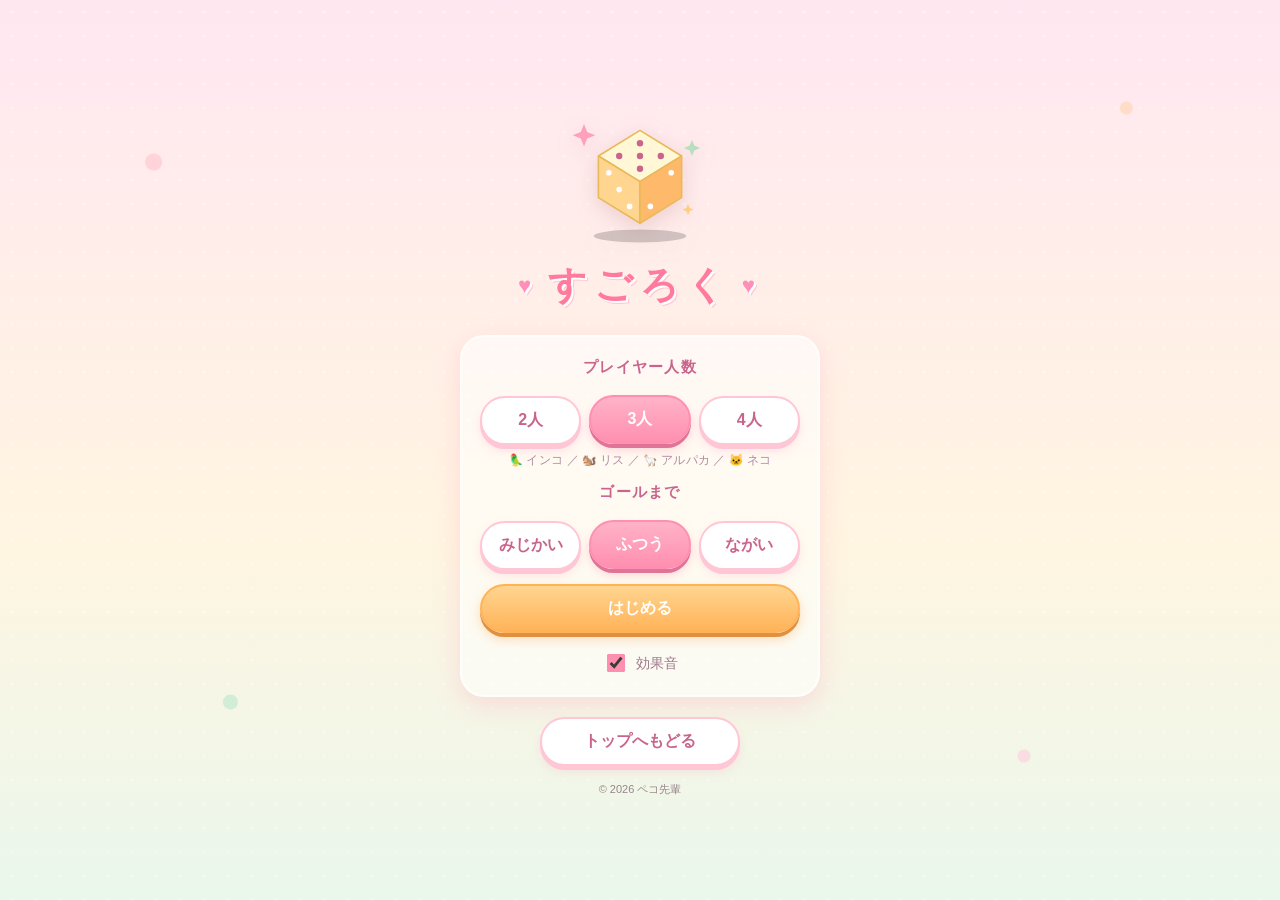
<file: src/games/sugoroku/index.html>
<!DOCTYPE html>
<html lang="ja">
<head>
<meta charset="UTF-8">
<meta name="viewport" content="width=device-width, initial-scale=1.0, maximum-scale=1.0, user-scalable=no">
<meta name="format-detection" content="telephone=no">
<title>すごろく｜ペコせんぱいのミニゲーセン</title>
<meta name="description" content="スマホで遊べる無料すごろく。家族や友だちとサイコロをふって、ゴールを目指そう！ひらがな対応。">
<meta property="og:type" content="website">
<meta property="og:title" content="すごろく｜ペコせんぱいのミニゲーセン">
<meta property="og:description" content="スマホで遊べる無料すごろく。みんなでワイワイ盛り上がろう！">
<meta property="og:image" content="https://akashiap.github.io/peko-games/icon/icon-512.png">
<meta property="og:url" content="https://akashiap.github.io/peko-games/games/sugoroku/">
<meta property="og:locale" content="ja_JP">
<meta property="og:site_name" content="ペコせんぱいのミニゲーセン">
<meta name="twitter:card" content="summary_large_image">
<meta name="twitter:title" content="すごろく｜ペコせんぱいのミニゲーセン">
<meta name="twitter:description" content="スマホで遊べる無料すごろく。みんなでワイワイ盛り上がろう！">
<meta name="twitter:image" content="https://akashiap.github.io/peko-games/icon/icon-512.png">
<link rel="stylesheet" href="style.css">

<!-- Google tag (gtag.js) -->
<script async src="https://www.googletagmanager.com/gtag/js?id=G-P72GZWJ98N"></script>
<script>
  window.dataLayer = window.dataLayer || [];
  function gtag(){dataLayer.push(arguments);}
  gtag('js', new Date());
  gtag('config', 'G-P72GZWJ98N');
</script>
</head>
<body>
<div id="app">

  <!-- タイトル画面 -->
  <section id="screen-title" class="screen active">
    <div class="title-art">
      <svg class="dice-art" viewBox="0 0 200 200" xmlns="http://www.w3.org/2000/svg" aria-hidden="true">
        <!-- 影 -->
        <ellipse cx="100" cy="180" rx="58" ry="8" fill="rgba(0,0,0,0.18)"/>
        <!-- サイコロ本体 -->
        <g transform="translate(100 100)">
          <!-- 上面 -->
          <path d="M -52 -20 L 0 -52 L 52 -20 L 0 12 Z"
                fill="#fff7d6" stroke="#e8b958" stroke-width="2" stroke-linejoin="round"/>
          <!-- 左面 -->
          <path d="M -52 -20 L 0 12 L 0 64 L -52 32 Z"
                fill="#ffd590" stroke="#e8b958" stroke-width="2" stroke-linejoin="round"/>
          <!-- 右面 -->
          <path d="M 52 -20 L 0 12 L 0 64 L 52 32 Z"
                fill="#ffb96a" stroke="#e8b958" stroke-width="2" stroke-linejoin="round"/>
          <!-- 上面の目（5）：菱形面の四隅と中心 -->
          <circle cx="0"   cy="-36" r="4" fill="#c9658c"/>
          <circle cx="-26" cy="-20" r="4" fill="#c9658c"/>
          <circle cx="26"  cy="-20" r="4" fill="#c9658c"/>
          <circle cx="0"   cy="-20" r="4" fill="#c9658c"/>
          <circle cx="0"   cy="-4"  r="4" fill="#c9658c"/>
          <!-- 左面の目（3）：面の対角線上に等間隔 -->
          <circle cx="-39" cy="1"  r="3.5" fill="#fff"/>
          <circle cx="-26" cy="22" r="3.5" fill="#fff"/>
          <circle cx="-13" cy="43" r="3.5" fill="#fff"/>
          <!-- 右面の目（2）：面の対角線上 -->
          <circle cx="39"  cy="1"  r="3.5" fill="#fff"/>
          <circle cx="13"  cy="43" r="3.5" fill="#fff"/>
        </g>
        <!-- キラキラ -->
        <g class="sparkle">
          <path d="M 30 40 L 34 50 L 44 54 L 34 58 L 30 68 L 26 58 L 16 54 L 26 50 Z" fill="#ff8fb0" opacity="0.8"/>
          <path d="M 165 60 L 168 67 L 175 70 L 168 73 L 165 80 L 162 73 L 155 70 L 162 67 Z" fill="#a8dcb5" opacity="0.8"/>
          <path d="M 160 140 L 162 145 L 167 147 L 162 149 L 160 154 L 158 149 L 153 147 L 158 145 Z" fill="#ffc66a" opacity="0.8"/>
        </g>
      </svg>
    </div>
    <h1 class="title">
      <span class="title-heart left">♥</span>
      <span class="title-text">すごろく</span>
      <span class="title-heart right">♥</span>
    </h1>
    <div class="menu">
      <h2 class="menu-heading">プレイヤー人数</h2>
      <div class="count-buttons">
        <button class="btn count-btn" data-count="2">2人</button>
        <button class="btn count-btn selected" data-count="3">3人</button>
        <button class="btn count-btn" data-count="4">4人</button>
      </div>
      <p class="hint hint-cast">🦜 インコ ／ 🐿️ リス ／ 🦙 アルパカ ／ 🐱 ネコ</p>

      <h2 class="menu-heading">ゴールまで</h2>
      <div class="length-buttons">
        <button class="btn length-btn" data-length="20">みじかい</button>
        <button class="btn length-btn selected" data-length="30">ふつう</button>
        <button class="btn length-btn" data-length="40">ながい</button>
      </div>

      <button id="btn-start" class="btn btn-primary">はじめる</button>

      <label class="sound-toggle">
        <input type="checkbox" id="sound-toggle" checked>
        <span class="sound-toggle-label">効果音</span>
      </label>
    </div>

    <a href="../../" class="btn home-link">トップへもどる</a>

    <p class="copyright">© 2026 ペコ先輩</p>
  </section>

  <!-- 対戦画面 -->
  <section id="screen-game" class="screen">
    <header class="game-header">
      <div class="players-bar" id="players-bar"></div>
      <div class="turn-indicator" id="turn-indicator">プレイヤー1のばん</div>
    </header>

    <div class="board-wrap">
      <div id="board" class="board"></div>
    </div>

    <div id="message" class="message">サイコロをふってね！</div>

    <div class="dice-area">
      <div class="dice" id="dice">
        <div class="dice-face" id="dice-face">?</div>
      </div>
      <button id="btn-roll" class="btn btn-primary">サイコロをふる</button>
    </div>

    <footer class="game-footer">
      <button id="btn-back" class="btn">タイトルへ</button>
    </footer>
  </section>

  <!-- 結果画面 -->
  <section id="screen-result" class="screen">
    <div class="result-deco">✿</div>
    <h2 class="result-title" id="result-title">ゴール！</h2>
    <div class="result-winner" id="result-winner">
      <div class="winner-token" id="winner-token"></div>
      <div class="winner-name" id="winner-name">プレイヤー1</div>
      <div class="winner-sub">のかち！</div>
    </div>
    <div class="ranking" id="ranking"></div>
    <div class="result-buttons">
      <button id="btn-replay" class="btn btn-primary">もう一度</button>
      <button id="btn-result-back" class="btn">タイトルへ</button>
    </div>
  </section>

</div>
<script src="script.js"></script>
</body>
</html>
</file>
<file: src/style.css>
:root {
  --bg-banner: #fde561;
  --bg-1: #fde561;
  --bg-2: #ffe8d6;
  --bg-3: #f7e0f0;
  --ink: #4a3a2c;
  --ink-soft: #7a6555;
  --accent: #ff8a40;
  --accent-soft: #ffb98a;
  --pink: #ff7aa2;
  --purple: #8a72c0;
  --gold: #e8a93a;
  --teal: #3aa896;
  --navy: #3a4f8a;
  --card-shadow: 0 6px 18px rgba(120, 80, 40, 0.12),
                 0 2px 4px rgba(120, 80, 40, 0.08);
  --card-shadow-hover: 0 10px 26px rgba(120, 80, 40, 0.18),
                       0 4px 8px rgba(120, 80, 40, 0.10);
  --radius-card: 22px;
  --radius-pill: 999px;
}

* { box-sizing: border-box; }

html, body {
  margin: 0;
  padding: 0;
  min-height: 100%;
  -webkit-text-size-adjust: 100%;
  color-scheme: light;
}

body {
  font-family: "Hiragino Maru Gothic ProN", "Hiragino Sans", "Yu Gothic UI",
               "Yu Gothic", "Meiryo", system-ui, -apple-system, sans-serif;
  color: var(--ink);
  background-color: var(--bg-banner);
  background-image:
    linear-gradient(180deg,
      var(--bg-banner) 0%,
      var(--bg-banner) 38%,
      var(--bg-2) 62%,
      var(--bg-3) 100%);
  background-attachment: fixed;
  overflow-x: hidden;
}

#app {
  max-width: 560px;
  margin: 0 auto;
  padding: 0 18px 40px;
}

.page-bg-top {
  display: block;
  width: calc(100% + 36px);
  margin: 0 -18px 0;
  height: auto;
}

/* ヒーロー */
.hero {
  position: relative;
  text-align: center;
  padding: 18px 8px 22px;
}

.hero-deco {
  position: absolute;
  inset: 0;
  pointer-events: none;
}

.sparkle {
  position: absolute;
  font-size: 18px;
  color: var(--accent-soft);
  animation: twinkle 2.6s ease-in-out infinite;
  text-shadow: 0 0 8px rgba(255, 200, 140, 0.6);
}
.sparkle.s1 { top: 4px;  left: 12%;  color: #ffb86b; animation-delay: 0s;   }
.sparkle.s2 { top: 30px; right: 16%; color: #ff8fb6; animation-delay: 0.6s; }
.sparkle.s3 { top: 70px; left: 6%;   color: #b89dde; animation-delay: 1.2s; }
.sparkle.s4 { top: 86px; right: 8%;  color: #ffb86b; animation-delay: 1.8s; }

@keyframes twinkle {
  0%, 100% { opacity: 0.55; transform: scale(1) rotate(0deg); }
  50%      { opacity: 1;    transform: scale(1.25) rotate(12deg); }
}

.hero-title {
  margin: 0 0 6px;
  font-size: clamp(28px, 7.4vw, 36px);
  font-weight: 800;
  letter-spacing: 0.04em;
  color: var(--ink);
  display: flex;
  justify-content: center;
}

.hero-text {
  display: flex;
  flex-direction: column;
  align-items: center;
  line-height: 1.05;
  background: linear-gradient(90deg, #ff8a40 0%, #ff7aa2 50%, #8a72c0 100%);
  -webkit-background-clip: text;
          background-clip: text;
  color: transparent;
  text-shadow: 0 1px 0 rgba(255, 255, 255, 0.6);
}

.hero-text-small {
  font-size: 0.55em;
  letter-spacing: 0.06em;
  margin-bottom: 2px;
}

.hero-text-main {
  display: inline-flex;
  align-items: center;
  gap: 10px;
}

.hero-heart {
  color: var(--pink);
  font-size: 0.8em;
  filter: drop-shadow(0 1px 0 rgba(255,255,255,0.5));
  animation: heart-beat 1.6s ease-in-out infinite;
}
.hero-heart:last-child { animation-delay: 0.8s; }

@keyframes heart-beat {
  0%, 100% { transform: scale(1); }
  30%      { transform: scale(1.15); }
  60%      { transform: scale(0.95); }
}

.hero-sub {
  margin: 0;
  color: var(--ink-soft);
  font-size: 13px;
  letter-spacing: 0.02em;
}

/* ゲーム一覧 */
.game-list {
  display: grid;
  grid-template-columns: 1fr;
  gap: 16px;
  margin-top: 18px;
}

.game-card {
  display: grid;
  grid-template-columns: 96px 1fr;
  gap: 14px;
  align-items: stretch;
  padding: 14px;
  background: #fffdf8;
  border-radius: var(--radius-card);
  text-decoration: none;
  color: inherit;
  box-shadow: var(--card-shadow);
  transition: transform 0.18s ease, box-shadow 0.18s ease;
  position: relative;
  overflow: hidden;
  border: 1.5px solid rgba(255, 255, 255, 0.9);
  -webkit-tap-highlight-color: transparent;
}

.game-card::before {
  content: "";
  position: absolute;
  inset: 0;
  border-radius: inherit;
  pointer-events: none;
  background: linear-gradient(135deg,
              rgba(255, 255, 255, 0.45) 0%,
              rgba(255, 255, 255, 0) 40%);
}

.game-card:active {
  transform: translateY(1px) scale(0.995);
  box-shadow: var(--card-shadow);
}

@media (hover: hover) {
  .game-card:hover {
    transform: translateY(-2px);
    box-shadow: var(--card-shadow-hover);
  }
}

/* カードごとのアクセントカラー */
.card-reversi  { background: linear-gradient(135deg, #fff8e1 0%, #fffdf8 60%); }
.card-gomoku   { background: linear-gradient(135deg, #efe7fa 0%, #fffdf8 60%); }
.card-memory   { background: linear-gradient(135deg, #d9f1ea 0%, #fffdf8 60%); }
.card-sugoroku { background: linear-gradient(135deg, #ffe7d4 0%, #fffdf8 60%); }
.card-pinball  { background: linear-gradient(135deg, #dde4f6 0%, #fffdf8 60%); }
.card-slot     { background: linear-gradient(135deg, #ffe0eb 0%, #fffdf8 60%); }
.card-poker    { background: linear-gradient(135deg, #fde2e7 0%, #fffdf8 60%); }
.card-roulette { background: linear-gradient(135deg, #ffe1ec 0%, #fffdf8 60%); }
.card-okameran { background: linear-gradient(135deg, #d6eeff 0%, #fffdf8 60%); }

/* オカメランカード: 枠の中身を完全な白に、画像下の drop-shadow を消す */
.card-okameran .card-art { background: #ffffff; }
.card-okameran .card-art img { filter: none; }

/* アート */
.card-art {
  width: 96px;
  height: 96px;
  border-radius: 18px;
  display: grid;
  place-items: center;
  background: rgba(255, 255, 255, 0.7);
  box-shadow: inset 0 1px 0 rgba(255, 255, 255, 0.9),
              inset 0 -2px 6px rgba(180, 130, 70, 0.08);
}
.card-art svg,
.card-art img {
  width: 86%;
  height: 86%;
  display: block;
  object-fit: contain;
  filter: drop-shadow(0 2px 2px rgba(120, 80, 40, 0.12));
  transition: transform 0.4s ease;
}
.game-card:active .card-art svg,
.game-card:active .card-art img { transform: scale(1.04) rotate(-2deg); }
@media (hover: hover) {
  .game-card:hover .card-art svg,
  .game-card:hover .card-art img { transform: scale(1.04) rotate(-2deg); }
}

/* 本文 */
.card-body {
  display: flex;
  flex-direction: column;
  justify-content: center;
  min-width: 0;
}

.card-tag {
  display: inline-block;
  align-self: flex-start;
  font-size: 11px;
  font-weight: 700;
  letter-spacing: 0.04em;
  color: #fff;
  background: var(--accent);
  padding: 3px 10px;
  border-radius: var(--radius-pill);
  margin-bottom: 6px;
  box-shadow: 0 2px 0 rgba(180, 90, 30, 0.18);
}
.card-gomoku   .card-tag { background: var(--purple); box-shadow: 0 2px 0 rgba(80, 60, 130, 0.22); }
.card-memory   .card-tag { background: var(--teal);   box-shadow: 0 2px 0 rgba(40, 110, 100, 0.22); }
.card-sugoroku .card-tag { background: var(--gold);   box-shadow: 0 2px 0 rgba(160, 110, 40, 0.22); }
.card-pinball  .card-tag { background: var(--navy);   box-shadow: 0 2px 0 rgba(30, 50, 100, 0.28); }
.card-slot     .card-tag { background: #c25e84; box-shadow: 0 2px 0 rgba(160, 60, 100, 0.25); }
.card-poker    .card-tag { background: #d23a5a; box-shadow: 0 2px 0 rgba(170, 40, 70, 0.25); }
.card-roulette .card-tag { background: #ff7a9c; box-shadow: 0 2px 0 rgba(200, 80, 120, 0.25); }
.card-okameran .card-tag { background: #ff9a3a; box-shadow: 0 2px 0 rgba(200, 120, 40, 0.25); }

.card-title {
  margin: 0 0 4px;
  font-size: 20px;
  font-weight: 800;
  letter-spacing: 0.02em;
  color: var(--ink);
}

.card-desc {
  margin: 0 0 10px;
  font-size: 12.5px;
  line-height: 1.55;
  color: var(--ink-soft);
}

.card-meta {
  display: flex;
  align-items: center;
  gap: 6px;
  flex-wrap: wrap;
}

.chip {
  width: 18px;
  height: 18px;
  border-radius: 50%;
  display: inline-block;
  vertical-align: middle;
}

.chip-stone-b {
  background: radial-gradient(circle at 35% 30%, #5a5a5a 0%, #1a1a1a 70%);
  box-shadow: inset 0 -2px 3px rgba(0,0,0,0.4),
              0 1px 2px rgba(0,0,0,0.18);
}
.chip-stone-w {
  background: radial-gradient(circle at 35% 30%, #ffffff 0%, #d8d2c8 70%);
  box-shadow: inset 0 -2px 3px rgba(140,120,90,0.25),
              0 1px 2px rgba(0,0,0,0.12);
}
.chip-emoji {
  width: auto;
  height: auto;
  font-size: 16px;
  line-height: 1;
  filter: drop-shadow(0 1px 0 rgba(255,255,255,0.8));
}

.card-cta {
  margin-left: auto;
  font-size: 13px;
  font-weight: 800;
  color: var(--accent);
  letter-spacing: 0.02em;
}
.card-gomoku   .card-cta { color: var(--purple); }
.card-memory   .card-cta { color: var(--teal); }
.card-sugoroku .card-cta { color: var(--gold); }
.card-pinball  .card-cta { color: var(--navy); }
.card-slot     .card-cta { color: #c25e84; }
.card-poker    .card-cta { color: #d23a5a; }
.card-roulette .card-cta { color: #ff7a9c; }
.card-okameran .card-cta { color: #ff9a3a; }

/* フッター */
.page-footer {
  text-align: center;
  margin-top: 28px;
  color: var(--ink-soft);
  font-size: 12px;
  letter-spacing: 0.04em;
}
.page-footer p { margin: 0; opacity: 0.8; }
.page-footer .copyright { margin-top: 6px; font-size: 11px; opacity: 0.65; }

/* やや広めの画面（タブレット相当） */
@media (min-width: 520px) {
  #app { padding: 0 22px 48px; }
  .page-bg-top { width: calc(100% + 44px); margin: 0 -22px 0; }
  .game-card { grid-template-columns: 112px 1fr; gap: 16px; padding: 16px; }
  .card-art { width: 112px; height: 112px; }
  .card-title { font-size: 22px; }
  .card-desc  { font-size: 13.5px; }
}

/* モーション抑制 */
@media (prefers-reduced-motion: reduce) {
  .sparkle, .hero-heart { animation: none; }
  .game-card, .card-art svg, .card-art img { transition: none; }
}
</file>
<file: src/games/gomoku/style.css>
* {
  box-sizing: border-box;
  -webkit-tap-highlight-color: transparent;
  user-select: none;
  -webkit-user-select: none;
}

html, body {
  margin: 0;
  padding: 0;
  height: 100%;
  width: 100%;
  background: linear-gradient(180deg, #ffe4ef 0%, #fff5e1 60%, #e8f6e6 100%);
  color: #6b4a5a;
  font-family: "Hiragino Maru Gothic ProN", "Hiragino Maru Gothic Pro",
               "Yu Gothic Medium", "Yu Gothic", Meiryo,
               -apple-system, BlinkMacSystemFont, sans-serif;
  overflow: hidden;
  touch-action: manipulation;
}

#app {
  width: 100%;
  height: 100%;
  display: flex;
  flex-direction: column;
  align-items: center;
  justify-content: center;
}

.screen {
  display: none;
  width: 100%;
  height: 100%;
  flex-direction: column;
  align-items: center;
  justify-content: center;
  padding: 16px;
}

.screen.active {
  display: flex;
}

.hidden {
  display: none !important;
}

/* ===== タイトル画面 ===== */
#screen-title {
  background:
    radial-gradient(circle at 12% 18%, rgba(255,182,193,0.45) 0 8px, transparent 9px),
    radial-gradient(circle at 88% 12%, rgba(255,210,170,0.55) 0 6px, transparent 7px),
    radial-gradient(circle at 18% 78%, rgba(180,230,200,0.55) 0 7px, transparent 8px),
    radial-gradient(circle at 80% 84%, rgba(255,200,220,0.55) 0 6px, transparent 7px),
    radial-gradient(circle at 50% 50%, rgba(255,255,255,0.4) 0 1px, transparent 2px),
    linear-gradient(180deg, #ffe7f1 0%, #fff5e1 60%, #eaf7ec 100%);
  background-size: auto, auto, auto, auto, 24px 24px, auto;
}

.title-art {
  width: 160px;
  height: 160px;
  display: flex;
  align-items: flex-end;
  justify-content: center;
  margin-bottom: 8px;
  filter: drop-shadow(0 6px 10px rgba(140, 110, 160, 0.3));
}

.glider {
  width: 100%;
  height: 100%;
  animation: bobbing 2.6s ease-in-out infinite;
  transform-origin: 50% 90%;
}

@keyframes bobbing {
  0%, 100% { transform: translateY(0) rotate(-3deg); }
  50%      { transform: translateY(-8px) rotate(3deg); }
}

.title {
  font-size: 2.2rem;
  letter-spacing: 0.14em;
  margin: 0 0 24px 0;
  color: #ff7a9c;
  text-shadow:
    2px 2px 0 #fff,
    3px 3px 0 rgba(255, 154, 180, 0.45);
  display: flex;
  align-items: center;
  gap: 10px;
}

.title-text {
  display: inline-block;
  animation: wiggle 3s ease-in-out infinite;
}

.title-heart {
  font-size: 1.4rem;
  color: #ff8fb8;
  display: inline-block;
  animation: heartbeat 1.4s ease-in-out infinite;
}

.title-heart.right {
  animation-delay: 0.7s;
}

@keyframes heartbeat {
  0%, 100% { transform: scale(1); }
  30%      { transform: scale(1.25); }
  60%      { transform: scale(0.95); }
}

@keyframes wiggle {
  0%, 100% { transform: rotate(-1deg); }
  50%      { transform: rotate(1deg); }
}

.menu {
  width: 100%;
  max-width: 360px;
  display: flex;
  flex-direction: column;
  align-items: stretch;
  gap: 16px;
  background: rgba(255, 255, 255, 0.55);
  padding: 20px 18px;
  border-radius: 24px;
  box-shadow: 0 8px 24px rgba(255, 170, 190, 0.35);
  border: 2px solid rgba(255, 255, 255, 0.7);
}

.menu-heading {
  font-size: 0.95rem;
  font-weight: bold;
  margin: 0 0 6px 0;
  color: #c9658c;
  text-align: center;
  letter-spacing: 0.08em;
}

.mode-buttons,
.order-buttons,
.size-buttons {
  display: flex;
  gap: 10px;
  justify-content: center;
}

.mode-btn { flex: 1; }
.order-btn {
  flex: 1;
  display: flex;
  align-items: center;
  justify-content: center;
  gap: 6px;
}

.size-btn {
  flex: 1;
  display: flex;
  flex-direction: column;
  align-items: center;
  justify-content: center;
  gap: 2px;
  padding: 8px 8px;
  line-height: 1.1;
}

.size-sub {
  font-size: 0.7rem;
  font-weight: normal;
  opacity: 0.85;
}

.order-btn.selected,
.mode-btn.selected,
.size-btn.selected {
  background: linear-gradient(180deg, #ffb3c8, #ff8fb0);
  border-color: #ff8fb0;
  color: #fff;
  box-shadow: 0 4px 0 #e07398, 0 6px 10px rgba(255, 140, 170, 0.35);
  transform: translateY(-1px);
}

/* ===== 難易度スライダー ===== */
.level-slider {
  -webkit-appearance: none;
  appearance: none;
  width: 100%;
  height: 14px;
  border-radius: 999px;
  background: linear-gradient(90deg, #ffd2dc 0%, #ff8fb0 100%);
  outline: none;
  margin: 4px 0;
  box-shadow: inset 0 2px 4px rgba(180, 130, 150, 0.3);
}

.level-slider::-webkit-slider-thumb {
  -webkit-appearance: none;
  appearance: none;
  width: 28px;
  height: 28px;
  border-radius: 50%;
  background: radial-gradient(circle at 35% 30%, #fff, #ffb3c8 70%, #ff7a9c);
  border: 3px solid #fff;
  box-shadow: 0 2px 6px rgba(200, 80, 110, 0.4);
  cursor: pointer;
}

.level-slider::-moz-range-thumb {
  width: 24px;
  height: 24px;
  border-radius: 50%;
  background: radial-gradient(circle at 35% 30%, #fff, #ffb3c8 70%, #ff7a9c);
  border: 3px solid #fff;
  box-shadow: 0 2px 6px rgba(200, 80, 110, 0.4);
  cursor: pointer;
}

#level-display {
  display: inline-block;
  min-width: 1.6em;
  text-align: center;
  color: #ff7a9c;
  font-size: 1.1em;
}

.hint {
  font-size: 0.78rem;
  color: #b08aa0;
  text-align: center;
  margin: 4px 0 0 0;
}

.sound-toggle {
  display: flex;
  align-items: center;
  justify-content: center;
  gap: 8px;
  margin-top: 4px;
  font-size: 0.9rem;
  color: #a07a8a;
  cursor: pointer;
}

.sound-toggle input {
  width: 18px;
  height: 18px;
  accent-color: #ff8fb0;
  cursor: pointer;
}

.home-link {
  display: inline-block;
  margin-top: 20px;
  text-decoration: none;
  text-align: center;
  min-width: 200px;
}

/* ===== ボタン共通 ===== */
.btn {
  appearance: none;
  background: #fff;
  border: 2px solid #ffc7d6;
  color: #c9658c;
  padding: 12px 16px;
  font-size: 1rem;
  border-radius: 999px;
  cursor: pointer;
  font-family: inherit;
  font-weight: bold;
  box-shadow: 0 4px 0 #ffc7d6, 0 6px 10px rgba(255, 180, 200, 0.3);
  transition: transform 0.08s ease, box-shadow 0.08s ease, background 0.15s;
}

.btn:active {
  transform: translateY(3px);
  box-shadow: 0 1px 0 #ffc7d6, 0 2px 4px rgba(255, 180, 200, 0.3);
}

.btn:disabled {
  opacity: 0.5;
  cursor: not-allowed;
}

.btn-primary {
  background: linear-gradient(180deg, #ffd590, #ffb359);
  border-color: #ffb359;
  color: #fff;
  box-shadow: 0 4px 0 #e09040, 0 6px 12px rgba(255, 170, 90, 0.4);
}

.btn-primary:active {
  box-shadow: 0 1px 0 #e09040, 0 2px 4px rgba(255, 170, 90, 0.3);
}

/* ===== 対戦画面 ===== */
#screen-game {
  justify-content: space-between;
  padding: 8px;
  background: linear-gradient(180deg, #fff5e1 0%, #eaf7ec 100%);
}

.game-header {
  width: 100%;
  max-width: 480px;
  display: flex;
  align-items: center;
  justify-content: space-between;
  padding: 8px 12px;
  gap: 8px;
}

.player-info {
  display: flex;
  align-items: center;
  gap: 6px;
  padding: 8px 12px;
  border-radius: 999px;
  background: #fff;
  min-width: 80px;
  justify-content: center;
  border: 2px solid #ffe1ec;
  box-shadow: 0 2px 4px rgba(200, 160, 180, 0.2);
  transition: transform 0.2s, box-shadow 0.2s, background 0.2s, border-color 0.2s;
}

.player-info.active {
  background: linear-gradient(180deg, #fff0d0, #ffe0a0);
  border-color: #ffc66a;
  box-shadow: 0 0 0 3px rgba(255, 198, 106, 0.45),
              0 4px 10px rgba(255, 170, 80, 0.35);
  transform: translateY(-2px) scale(1.04);
}

.player-info.active::before {
  content: "♥";
  color: #ff8fb0;
  font-size: 0.9rem;
  animation: heartbeat 1.2s ease-in-out infinite;
}

.player-label {
  font-size: 0.95rem;
  color: #8b6b78;
  font-weight: bold;
}

.turn-indicator {
  font-size: 0.95rem;
  color: #8b6b78;
  text-align: center;
  flex: 1;
  font-weight: bold;
}

/* ===== 盤面 ===== */
.board-wrap {
  position: relative;
  width: 100%;
  display: flex;
  justify-content: center;
  align-items: center;
  flex: 1;
  padding: 4px;
}

.board {
  --board-size: min(96vw, calc(100vh - 220px));
  width: var(--board-size);
  height: var(--board-size);
  max-width: 480px;
  max-height: 480px;
  background:
    radial-gradient(circle at 30% 25%, rgba(255,255,255,0.6), transparent 50%),
    linear-gradient(135deg, #f5d8a8 0%, #e6b97e 100%);
  border: 6px solid #fff;
  border-radius: 18px;
  box-shadow:
    0 0 0 3px #ffc7d6,
    0 8px 22px rgba(180, 130, 150, 0.35);
  position: relative;
  overflow: hidden;
}

.board svg {
  width: 100%;
  height: 100%;
  display: block;
}

.grid-line {
  stroke: #6b4a2a;
  stroke-width: 1;
  stroke-linecap: round;
  opacity: 0.7;
}

.grid-edge {
  stroke: #6b4a2a;
  stroke-width: 1.6;
  stroke-linecap: round;
}

.star-point {
  fill: #6b4a2a;
}

.cell-hit {
  fill: transparent;
  cursor: pointer;
}

.cell-hit.disabled {
  cursor: default;
}

.cell-hit:not(.disabled):hover + .legal-mark,
.cell-hit:not(.disabled):active + .legal-mark {
  opacity: 0.9;
}

.legal-mark {
  fill: rgba(255, 143, 184, 0.55);
  stroke: rgba(255, 255, 255, 0.85);
  stroke-width: 1.4;
  pointer-events: none;
  opacity: 0;
  transform-box: fill-box;
  transform-origin: center;
  animation: pulse 1.4s ease-in-out infinite;
}

.cell-hit.show-legal + .legal-mark {
  opacity: 0.7;
}

@keyframes pulse {
  0%, 100% { transform: scale(0.85); opacity: 0.55; }
  50%      { transform: scale(1.1);  opacity: 0.85; }
}

.stone-svg {
  pointer-events: none;
  transform-origin: center;
  transform-box: fill-box;
  animation: place 0.28s cubic-bezier(0.34, 1.56, 0.64, 1);
}

.stone-svg.last-move {
  filter: drop-shadow(0 0 4px rgba(255, 143, 184, 0.9));
}

.stone-svg.win-stone {
  animation: place 0.28s cubic-bezier(0.34, 1.56, 0.64, 1),
             winShine 1.2s ease-in-out infinite;
}

@keyframes place {
  0%   { transform: scale(0.2); opacity: 0.3; }
  60%  { transform: scale(1.15); opacity: 1; }
  100% { transform: scale(1);   opacity: 1; }
}

@keyframes winShine {
  0%, 100% { filter: drop-shadow(0 0 4px rgba(255, 222, 110, 0.8)); }
  50%      { filter: drop-shadow(0 0 10px rgba(255, 222, 110, 1)); }
}

/* 石（メニュー・結果画面用） */
.stone {
  display: inline-block;
  border-radius: 50%;
  box-shadow: inset -2px -3px 4px rgba(0,0,0,0.25),
              inset 2px 2px 3px rgba(255,255,255,0.5),
              0 2px 3px rgba(0,0,0,0.25);
}

.stone-black {
  background: radial-gradient(circle at 35% 28%, #6b6b6b, #2a2a2a 60%, #0d0d0d);
}

.stone-white {
  background: radial-gradient(circle at 35% 28%, #ffffff, #f0f0f0 55%, #d0d0d0);
}

.stone.small {
  width: 18px;
  height: 18px;
}

.result-side .stone {
  width: 48px;
  height: 48px;
}

/* 思考中表示 */
.thinking {
  position: absolute;
  top: 50%;
  left: 50%;
  transform: translate(-50%, -50%);
  background: rgba(255, 255, 255, 0.92);
  color: #c9658c;
  padding: 10px 20px;
  border-radius: 999px;
  font-size: 0.95rem;
  font-weight: bold;
  pointer-events: none;
  border: 2px solid #ffc7d6;
  box-shadow: 0 4px 10px rgba(180, 130, 150, 0.35);
}

.thinking::after {
  content: " ♪";
}

.message {
  width: 100%;
  max-width: 480px;
  min-height: 1.4em;
  text-align: center;
  font-size: 0.9rem;
  color: #d97a4a;
  padding: 4px;
  font-weight: bold;
}

.game-footer {
  width: 100%;
  max-width: 480px;
  display: flex;
  gap: 8px;
  padding: 8px;
}

.game-footer .btn {
  flex: 1;
  padding: 12px 8px;
  font-size: 0.95rem;
}

/* ===== 終局画面 ===== */
#screen-result {
  background: linear-gradient(180deg, #ffe7f1 0%, #fff5e1 60%, #eaf7ec 100%);
}

.result-deco {
  font-size: 2.4rem;
  color: #ff9ec3;
  margin-bottom: 8px;
  animation: spin 6s linear infinite;
}

@keyframes spin {
  from { transform: rotate(0deg); }
  to   { transform: rotate(360deg); }
}

.result-title {
  font-size: 1.9rem;
  margin: 0 0 24px 0;
  color: #ff7a9c;
  text-shadow: 2px 2px 0 #fff;
  text-align: center;
}

.result-counts {
  display: flex;
  gap: 32px;
  margin-bottom: 32px;
  background: rgba(255,255,255,0.6);
  padding: 16px 24px;
  border-radius: 20px;
  box-shadow: 0 4px 12px rgba(200, 160, 180, 0.3);
}

.result-side {
  display: flex;
  flex-direction: column;
  align-items: center;
  gap: 8px;
  opacity: 0.45;
  transition: opacity 0.3s, transform 0.3s;
}

.result-side.winner {
  opacity: 1;
  transform: scale(1.12);
}

.result-side.winner .result-label {
  color: #ff7a9c;
}

.result-label {
  font-size: 1.1rem;
  font-weight: bold;
  color: #b08aa0;
}

.result-buttons {
  display: flex;
  flex-direction: column;
  gap: 12px;
  width: 100%;
  max-width: 280px;
}

/* ===== 横向き対応 ===== */
@media (orientation: landscape) {
  .board {
    --board-size: min(calc(100vh - 140px), 90vw);
  }
}

/* ===== フッター ===== */
.page-footer {
  text-align: center;
  margin-top: 28px;
  padding: 0 16px 20px;
  color: #8a6a86;
  font-size: 12px;
  letter-spacing: 0.04em;
}
.page-footer p { margin: 0; opacity: 0.8; }
.page-footer .copyright { margin-top: 6px; font-size: 11px; opacity: 0.65; }
</file>
<file: src/games/memory/style.css>
* {
  box-sizing: border-box;
  -webkit-tap-highlight-color: transparent;
  user-select: none;
  -webkit-user-select: none;
}

html, body {
  margin: 0;
  padding: 0;
  height: 100%;
  width: 100%;
  background: linear-gradient(180deg, #d6ecf8 0%, #e8f4fb 60%, #cfe7f5 100%);
  color: #6b4a5a;
  font-family: "Hiragino Maru Gothic ProN", "Hiragino Maru Gothic Pro",
               "Yu Gothic Medium", "Yu Gothic", Meiryo,
               -apple-system, BlinkMacSystemFont, sans-serif;
  overflow: hidden;
  touch-action: manipulation;
}

#app {
  width: 100%;
  height: 100%;
  display: flex;
  flex-direction: column;
  align-items: center;
  justify-content: center;
}

.screen {
  display: none;
  width: 100%;
  height: 100%;
  flex-direction: column;
  align-items: center;
  justify-content: center;
  padding: 16px;
}

.screen.active {
  display: flex;
}

.hidden {
  display: none !important;
}

/* ===== タイトル画面 ===== */
#screen-title {
  background:
    radial-gradient(circle at 12% 18%, rgba(180,220,245,0.55) 0 8px, transparent 9px),
    radial-gradient(circle at 88% 12%, rgba(200,235,250,0.6) 0 6px, transparent 7px),
    radial-gradient(circle at 18% 78%, rgba(170,215,240,0.55) 0 7px, transparent 8px),
    radial-gradient(circle at 80% 84%, rgba(210,238,250,0.6) 0 6px, transparent 7px),
    radial-gradient(circle at 50% 50%, rgba(255,255,255,0.45) 0 1px, transparent 2px),
    linear-gradient(180deg, #d6ecf8 0%, #e8f4fb 60%, #cfe7f5 100%);
  background-size: auto, auto, auto, auto, 24px 24px, auto;
  overflow-y: auto;
}

.title-art {
  width: 130px;
  height: 130px;
  display: flex;
  align-items: flex-end;
  justify-content: center;
  margin-bottom: 4px;
  filter: drop-shadow(0 6px 10px rgba(180, 120, 130, 0.25));
}

.cockatiel,
.memory-icon {
  width: 100%;
  height: 100%;
  animation: bobbing 2.4s ease-in-out infinite;
  transform-origin: 50% 90%;
}

@keyframes bobbing {
  0%, 100% { transform: translateY(0) rotate(-3deg); }
  50%      { transform: translateY(-8px) rotate(3deg); }
}

.title {
  font-size: 1.9rem;
  letter-spacing: 0.10em;
  margin: 0 0 16px 0;
  color: #ff7a9c;
  text-shadow:
    2px 2px 0 #fff,
    3px 3px 0 rgba(255, 154, 180, 0.45);
  display: flex;
  align-items: center;
  gap: 8px;
}

.title-text {
  display: inline-block;
  animation: wiggle 3s ease-in-out infinite;
}

.title-heart {
  font-size: 1.2rem;
  color: #ff8fb8;
  display: inline-block;
  animation: heartbeat 1.4s ease-in-out infinite;
}

.title-heart.right {
  animation-delay: 0.7s;
}

@keyframes heartbeat {
  0%, 100% { transform: scale(1); }
  30%      { transform: scale(1.25); }
  60%      { transform: scale(0.95); }
}

@keyframes wiggle {
  0%, 100% { transform: rotate(-1deg); }
  50%      { transform: rotate(1deg); }
}

.menu {
  width: 100%;
  max-width: 360px;
  display: flex;
  flex-direction: column;
  align-items: stretch;
  gap: 12px;
  background: rgba(255, 255, 255, 0.55);
  padding: 18px 16px;
  border-radius: 24px;
  box-shadow: 0 8px 24px rgba(255, 170, 190, 0.35);
  border: 2px solid rgba(255, 255, 255, 0.7);
}

.menu-heading {
  font-size: 0.95rem;
  font-weight: bold;
  margin: 0 0 4px 0;
  color: #c9658c;
  text-align: center;
  letter-spacing: 0.08em;
}

#level-label {
  color: #ff7a9c;
  font-size: 1.05em;
}

.mode-buttons {
  display: flex;
  gap: 10px;
  justify-content: center;
}

.level-buttons {
  display: grid;
  grid-template-columns: 1fr 1fr;
  gap: 8px;
}

.mode-btn { flex: 1; }

.level-btn {
  padding: 10px 8px;
  font-size: 0.92rem;
  line-height: 1.25;
}

.level-btn small {
  font-size: 0.7rem;
  color: #b08aa0;
  font-weight: normal;
}

.mode-btn.selected,
.level-btn.selected {
  background: linear-gradient(180deg, #ffb3c8, #ff8fb0);
  border-color: #ff8fb0;
  color: #fff;
  box-shadow: 0 4px 0 #e07398, 0 6px 10px rgba(255, 140, 170, 0.35);
  transform: translateY(-1px);
}

.level-btn.selected small {
  color: #fff7fa;
}

.sound-toggle {
  display: flex;
  align-items: center;
  justify-content: center;
  gap: 8px;
  margin-top: 4px;
  font-size: 0.9rem;
  color: #a07a8a;
  cursor: pointer;
}

.sound-toggle input {
  width: 18px;
  height: 18px;
  accent-color: #ff8fb0;
  cursor: pointer;
}

.home-link {
  display: inline-block;
  margin-top: 20px;
  text-decoration: none;
  text-align: center;
  min-width: 200px;
}

.copyright {
  margin: 16px 0 8px;
  font-size: 0.78rem;
  color: #b58aa0;
  text-align: center;
  letter-spacing: 0.05em;
}

/* ===== ボタン共通 ===== */
.btn {
  appearance: none;
  background: #fff;
  border: 2px solid #ffc7d6;
  color: #c9658c;
  padding: 12px 16px;
  font-size: 1rem;
  border-radius: 999px;
  cursor: pointer;
  font-family: inherit;
  font-weight: bold;
  box-shadow: 0 4px 0 #ffc7d6, 0 6px 10px rgba(255, 180, 200, 0.3);
  transition: transform 0.08s ease, box-shadow 0.08s ease, background 0.15s;
}

.btn:active {
  transform: translateY(3px);
  box-shadow: 0 1px 0 #ffc7d6, 0 2px 4px rgba(255, 180, 200, 0.3);
}

.btn-primary {
  background: linear-gradient(180deg, #ffd590, #ffb359);
  border-color: #ffb359;
  color: #fff;
  box-shadow: 0 4px 0 #e09040, 0 6px 12px rgba(255, 170, 90, 0.4);
}

.btn-primary:active {
  box-shadow: 0 1px 0 #e09040, 0 2px 4px rgba(255, 170, 90, 0.3);
}

.level-btn {
  border-radius: 18px;
}

/* ===== 対戦画面 ===== */
#screen-game {
  justify-content: space-between;
  padding: 8px;
  background: linear-gradient(180deg, #e8f4fb 0%, #cfe7f5 100%);
}

.game-header {
  width: 100%;
  max-width: 520px;
  display: flex;
  align-items: center;
  justify-content: space-between;
  padding: 8px 12px;
  gap: 8px;
}

.player-info {
  display: flex;
  align-items: center;
  gap: 6px;
  padding: 8px 12px;
  border-radius: 999px;
  background: #fff;
  min-width: 96px;
  justify-content: center;
  border: 2px solid #ffe1ec;
  box-shadow: 0 2px 4px rgba(200, 160, 180, 0.2);
  transition: transform 0.2s, box-shadow 0.2s, background 0.2s, border-color 0.2s;
}

.player-info.active {
  background: linear-gradient(180deg, #fff0d0, #ffe0a0);
  border-color: #ffc66a;
  box-shadow: 0 0 0 3px rgba(255, 198, 106, 0.45),
              0 4px 10px rgba(255, 170, 80, 0.35);
  transform: translateY(-2px) scale(1.04);
}

.player-info.active::before {
  content: "♥";
  color: #ff8fb0;
  font-size: 0.9rem;
  animation: heartbeat 1.2s ease-in-out infinite;
}

.player-mark {
  font-size: 1.1rem;
  line-height: 1;
}
.mark-p1 { color: #ff6f9b; }
.mark-p2 { color: #6bb8e0; }

.player-label {
  font-size: 0.95rem;
  color: #8b6b78;
  font-weight: bold;
}

.player-count {
  font-size: 1.15rem;
  font-weight: bold;
  min-width: 1.5em;
  text-align: right;
  color: #c9658c;
}

.turn-indicator {
  font-size: 0.95rem;
  color: #8b6b78;
  text-align: center;
  flex: 1;
  font-weight: bold;
}

/* ===== 盤面（カード） ===== */
.board-wrap {
  position: relative;
  width: 100%;
  display: flex;
  justify-content: center;
  align-items: center;
  flex: 1;
  padding: 4px;
}

.board {
  --cols: 4;
  --rows: 4;
  width: min(96vw, calc((100vh - 220px) * var(--cols) / var(--rows)));
  max-width: 560px;
  display: grid;
  grid-template-columns: repeat(var(--cols), 1fr);
  grid-template-rows: repeat(var(--rows), 1fr);
  background: linear-gradient(135deg, #ffe6ee 0%, #ffd5e2 100%);
  border: 6px solid #fff;
  border-radius: 22px;
  box-shadow:
    0 0 0 3px #ffc7d6,
    0 8px 22px rgba(180, 130, 150, 0.35);
  gap: 8px;
  padding: 10px;
  aspect-ratio: var(--cols) / var(--rows);
}

.card {
  position: relative;
  border-radius: 14px;
  perspective: 600px;
  cursor: pointer;
  aspect-ratio: 1 / 1;
}

.card-inner {
  position: absolute;
  inset: 0;
  transform-style: preserve-3d;
  transition: transform 0.45s cubic-bezier(0.34, 1.4, 0.64, 1);
}

.card.revealed .card-inner,
.card.matched .card-inner {
  transform: rotateY(180deg);
}

.card-face {
  position: absolute;
  inset: 0;
  display: flex;
  align-items: center;
  justify-content: center;
  border-radius: 14px;
  backface-visibility: hidden;
  -webkit-backface-visibility: hidden;
  border: 2px solid #fff;
  box-shadow: inset 0 -3px 6px rgba(0,0,0,0.08),
              0 3px 6px rgba(180, 130, 150, 0.3);
}

/* 裏面（伏せ） */
.card-back {
  background:
    radial-gradient(circle at 30% 30%, rgba(255,255,255,0.55) 0 4px, transparent 5px),
    radial-gradient(circle at 70% 70%, rgba(255,255,255,0.4) 0 3px, transparent 4px),
    linear-gradient(135deg, #ffb3c8 0%, #ff8fb0 60%, #ff7a9c 100%);
  color: #fff;
  font-size: 1.6em;
  text-shadow: 0 1px 2px rgba(180, 60, 100, 0.4);
}

.card-back::before {
  content: "♥";
  filter: drop-shadow(0 1px 0 rgba(255,255,255,0.7));
}

/* 表面 */
.card-front {
  transform: rotateY(180deg);
  background: linear-gradient(180deg, #ffffff 0%, #fff5fa 100%);
  font-size: clamp(20px, 8vw, 56px);
  line-height: 1;
}

.card.matched .card-front {
  background: linear-gradient(180deg, #fff7d0 0%, #ffe6a0 100%);
  border-color: #ffc66a;
  box-shadow: 0 0 0 2px rgba(255, 198, 106, 0.5),
              inset 0 -3px 6px rgba(180, 130, 60, 0.15);
  animation: matchPop 0.5s ease;
}

@keyframes matchPop {
  0%   { transform: scale(1); }
  40%  { transform: scale(1.12); }
  100% { transform: scale(1); }
}

.card.shake .card-inner {
  animation: shake 0.45s ease;
}

@keyframes shake {
  0%, 100% { transform: rotateY(180deg) translateX(0); }
  25%      { transform: rotateY(180deg) translateX(-6px); }
  75%      { transform: rotateY(180deg) translateX(6px); }
}

.card.locked {
  pointer-events: none;
}

.card-symbol {
  display: inline-block;
  animation: pop 0.35s cubic-bezier(0.34, 1.6, 0.64, 1);
}

@keyframes pop {
  0%   { transform: scale(0.4); opacity: 0.2; }
  60%  { transform: scale(1.15); opacity: 1; }
  100% { transform: scale(1); }
}

.message {
  width: 100%;
  max-width: 520px;
  min-height: 1.4em;
  text-align: center;
  font-size: 0.9rem;
  color: #d97a4a;
  padding: 4px;
  font-weight: bold;
}

.game-footer {
  width: 100%;
  max-width: 520px;
  display: flex;
  gap: 10px;
  padding: 8px;
}

.game-footer .btn {
  flex: 1;
}

/* ===== 終局画面 ===== */
#screen-result {
  background: linear-gradient(180deg, #d6ecf8 0%, #e8f4fb 60%, #cfe7f5 100%);
}

.result-deco {
  font-size: 2.4rem;
  color: #ff9ec3;
  margin-bottom: 8px;
  animation: spin 6s linear infinite;
}

@keyframes spin {
  from { transform: rotate(0deg); }
  to   { transform: rotate(360deg); }
}

.result-title {
  font-size: 1.9rem;
  margin: 0 0 16px 0;
  color: #ff7a9c;
  text-shadow: 2px 2px 0 #fff;
  text-align: center;
}

.result-counts {
  display: flex;
  flex-direction: column;
  gap: 12px;
  margin-bottom: 24px;
  background: rgba(255,255,255,0.6);
  padding: 18px 24px;
  border-radius: 20px;
  box-shadow: 0 4px 12px rgba(200, 160, 180, 0.3);
  min-width: 240px;
}

.result-row {
  display: flex;
  justify-content: space-between;
  gap: 16px;
  font-size: 1.05rem;
  color: #8b6b78;
}

.result-row strong {
  color: #c9658c;
  font-size: 1.2rem;
}

.result-vs {
  display: flex;
  gap: 32px;
  justify-content: center;
}

.result-side {
  display: flex;
  flex-direction: column;
  align-items: center;
  gap: 8px;
  min-width: 90px;
}

.result-side .player-mark {
  font-size: 2rem;
}

.result-side .player-label {
  font-size: 0.95rem;
  color: #8b6b78;
}

.result-num {
  font-size: 1.7rem;
  font-weight: bold;
  color: #c9658c;
}

.result-side.winner {
  background: linear-gradient(180deg, #fff0d0, #ffe0a0);
  border-radius: 16px;
  padding: 8px 12px;
  box-shadow: 0 0 0 2px rgba(255, 198, 106, 0.5);
}

.result-side.winner::before {
  content: "♛";
  color: #ffb359;
  font-size: 1.4rem;
}

.result-buttons {
  display: flex;
  flex-direction: column;
  gap: 12px;
  width: 100%;
  max-width: 280px;
}

/* ===== 横向き対応 ===== */
@media (orientation: landscape) {
  .board {
    width: min(calc((100vh - 160px) * var(--cols) / var(--rows)), 90vw);
  }
}
</file>
<file: src/games/okameran/style.css>
* {
  box-sizing: border-box;
  -webkit-tap-highlight-color: transparent;
  user-select: none;
  -webkit-user-select: none;
}

html, body {
  margin: 0;
  padding: 0;
  height: 100%;
  width: 100%;
  background: linear-gradient(180deg, #cfe9ff 0%, #fff5e1 60%, #e8f6e6 100%);
  color: #6b4a5a;
  font-family: "Hiragino Maru Gothic ProN", "Hiragino Maru Gothic Pro",
               "Yu Gothic Medium", "Yu Gothic", Meiryo,
               -apple-system, BlinkMacSystemFont, sans-serif;
  overflow: hidden;
  touch-action: manipulation;
}

#app {
  width: 100%;
  height: 100%;
  display: flex;
  flex-direction: column;
  align-items: center;
  justify-content: center;
}

.screen {
  display: none;
  width: 100%;
  height: 100%;
  flex-direction: column;
  align-items: center;
  justify-content: center;
  padding: 12px;
}

.screen.active {
  display: flex;
}

/* ===== タイトル画面 ===== */
#screen-title {
  background:
    radial-gradient(circle at 12% 18%, rgba(255,182,193,0.45) 0 8px, transparent 9px),
    radial-gradient(circle at 88% 12%, rgba(255,210,170,0.55) 0 6px, transparent 7px),
    radial-gradient(circle at 18% 78%, rgba(180,230,200,0.55) 0 7px, transparent 8px),
    radial-gradient(circle at 80% 84%, rgba(255,200,220,0.55) 0 6px, transparent 7px),
    radial-gradient(circle at 50% 50%, rgba(255,255,255,0.4) 0 1px, transparent 2px),
    linear-gradient(180deg, #cfe9ff 0%, #fff5e1 60%, #eaf7ec 100%);
  background-size: auto, auto, auto, auto, 24px 24px, auto;
  overflow-y: auto;
}

.title-art {
  width: 130px;
  height: 130px;
  display: flex;
  align-items: flex-end;
  justify-content: center;
  margin-bottom: 4px;
  filter: drop-shadow(0 6px 10px rgba(180, 120, 130, 0.25));
}

.okame-icon {
  width: 100%;
  height: 100%;
  object-fit: contain;
  animation: bobbing 2.4s ease-in-out infinite;
  transform-origin: 50% 90%;
  display: block;
  border-radius: 16px;
}

@keyframes bobbing {
  0%, 100% { transform: translateY(0) rotate(-3deg); }
  50%      { transform: translateY(-8px) rotate(3deg); }
}

.title {
  font-size: 2.2rem;
  letter-spacing: 0.18em;
  margin: 0 0 16px 0;
  color: #ff9a3a;
  text-shadow:
    2px 2px 0 #fff,
    3px 3px 0 rgba(255, 200, 100, 0.55);
  display: flex;
  align-items: center;
  gap: 10px;
}

.title-text {
  display: inline-block;
  animation: wiggle 3s ease-in-out infinite;
}

.title-heart {
  font-size: 1.4rem;
  color: #ff8fb8;
  display: inline-block;
  animation: heartbeat 1.4s ease-in-out infinite;
}
.title-heart.right { animation-delay: 0.7s; }

@keyframes heartbeat {
  0%, 100% { transform: scale(1); }
  30%      { transform: scale(1.25); }
  60%      { transform: scale(0.95); }
}

@keyframes wiggle {
  0%, 100% { transform: rotate(-1deg); }
  50%      { transform: rotate(1deg); }
}

.menu {
  width: 100%;
  max-width: 380px;
  display: flex;
  flex-direction: column;
  align-items: stretch;
  gap: 10px;
  background: rgba(255, 255, 255, 0.65);
  padding: 16px 18px;
  border-radius: 24px;
  box-shadow: 0 8px 24px rgba(255, 170, 190, 0.35);
  border: 2px solid rgba(255, 255, 255, 0.7);
}

.menu-heading {
  font-size: 0.95rem;
  font-weight: bold;
  margin: 0 0 4px 0;
  color: #c9658c;
  text-align: center;
  letter-spacing: 0.08em;
}

.howto {
  margin: 0;
  font-size: 0.85rem;
  color: #8b6b78;
  text-align: center;
  line-height: 1.7;
  display: flex;
  flex-direction: column;
  gap: 2px;
}

.howto-line b { color: #c9658c; }

/* ===== 難易度スライダー ===== */
.level-slider {
  -webkit-appearance: none;
  appearance: none;
  width: 100%;
  height: 14px;
  border-radius: 999px;
  background: linear-gradient(90deg, #ffd2dc 0%, #ff8fb0 100%);
  outline: none;
  margin: 4px 0;
  box-shadow: inset 0 2px 4px rgba(180, 130, 150, 0.3);
}
.level-slider::-webkit-slider-thumb {
  -webkit-appearance: none;
  appearance: none;
  width: 28px;
  height: 28px;
  border-radius: 50%;
  background: radial-gradient(circle at 35% 30%, #fff, #ffb3c8 70%, #ff7a9c);
  border: 3px solid #fff;
  box-shadow: 0 2px 6px rgba(200, 80, 110, 0.4);
  cursor: pointer;
}
.level-slider::-moz-range-thumb {
  width: 24px;
  height: 24px;
  border-radius: 50%;
  background: radial-gradient(circle at 35% 30%, #fff, #ffb3c8 70%, #ff7a9c);
  border: 3px solid #fff;
  box-shadow: 0 2px 6px rgba(200, 80, 110, 0.4);
  cursor: pointer;
}

#level-display {
  display: inline-block;
  min-width: 1.6em;
  text-align: center;
  color: #ff7a9c;
  font-size: 1.1em;
}

.hint {
  font-size: 0.78rem;
  color: #b08aa0;
  text-align: center;
  margin: 4px 0 0 0;
}

.sound-toggle {
  display: flex;
  align-items: center;
  justify-content: center;
  gap: 8px;
  margin-top: 4px;
  font-size: 0.9rem;
  color: #a07a8a;
  cursor: pointer;
}
.sound-toggle input {
  width: 18px;
  height: 18px;
  accent-color: #ff8fb0;
  cursor: pointer;
}

.home-link {
  display: inline-block;
  margin-top: 16px;
  text-decoration: none;
  text-align: center;
  min-width: 200px;
}

/* ===== ボタン共通 ===== */
.btn {
  appearance: none;
  background: #fff;
  border: 2px solid #ffc7d6;
  color: #c9658c;
  padding: 12px 16px;
  font-size: 1rem;
  border-radius: 999px;
  cursor: pointer;
  font-family: inherit;
  font-weight: bold;
  box-shadow: 0 4px 0 #ffc7d6, 0 6px 10px rgba(255, 180, 200, 0.3);
  transition: transform 0.08s ease, box-shadow 0.08s ease, background 0.15s;
}
.btn:active {
  transform: translateY(3px);
  box-shadow: 0 1px 0 #ffc7d6, 0 2px 4px rgba(255, 180, 200, 0.3);
}
.btn-primary {
  background: linear-gradient(180deg, #ffd590, #ffb359);
  border-color: #ffb359;
  color: #fff;
  box-shadow: 0 4px 0 #e09040, 0 6px 12px rgba(255, 170, 90, 0.4);
}
.btn-primary:active {
  box-shadow: 0 1px 0 #e09040, 0 2px 4px rgba(255, 170, 90, 0.3);
}

/* ===== ゲーム画面 ===== */
#screen-game {
  justify-content: space-between;
  padding: 6px;
  background: linear-gradient(180deg, #b8e0ff 0%, #fff5e1 80%, #d8eecf 100%);
}

.game-header {
  width: 100%;
  max-width: 520px;
  display: flex;
  align-items: center;
  justify-content: space-between;
  padding: 6px 6px;
  gap: 6px;
  margin-bottom: 8px;
}

.player-info {
  display: flex;
  align-items: center;
  gap: 6px;
  padding: 6px 10px;
  border-radius: 999px;
  background: #fff;
  flex: 1;
  min-width: 0;
  justify-content: center;
  border: 2px solid #ffe1ec;
  box-shadow: 0 2px 4px rgba(200, 160, 180, 0.2);
}

.info-label {
  font-size: 0.72rem;
  color: #8b6b78;
  font-weight: bold;
  letter-spacing: 0.08em;
}
.info-value {
  font-size: 1.05rem;
  font-weight: bold;
  color: #c9658c;
  min-width: 1.5em;
  text-align: right;
}

/* ===== ゲーム盤面 ===== */
.board-wrap {
  position: relative;
  width: 100%;
  display: flex;
  justify-content: center;
  align-items: center;
  flex: 1;
  padding: 4px;
  min-height: 0;
}

.board {
  width: 100%;
  height: auto;
  max-width: 100%;
  max-height: 100%;
  aspect-ratio: 480 / 288;
  background:
    linear-gradient(180deg, #b8e0ff 0%, #d4ecff 60%, #fff0c8 100%);
  border: 4px solid #fff;
  border-radius: 18px;
  box-shadow:
    inset 0 0 0 2px rgba(255,255,255,0.6),
    inset 0 6px 14px rgba(120,160,200,0.25),
    0 0 0 4px #ffd590,
    0 0 0 7px #d99a4a,
    0 12px 24px rgba(80, 60, 40, 0.40);
  display: block;
  touch-action: none;
  image-rendering: -webkit-optimize-contrast;
}

.message {
  position: absolute;
  top: 50%;
  left: 50%;
  transform: translate(-50%, -50%);
  background: #fff;
  color: #ff7a3a;
  padding: 14px 28px;
  border-radius: 28px;
  border: 4px solid #ffb359;
  box-shadow:
    0 6px 0 #d99a4a,
    0 10px 22px rgba(180, 120, 70, 0.45);
  font-size: 1.6rem;
  font-weight: bold;
  text-align: center;
  white-space: nowrap;
  letter-spacing: 0.06em;
  pointer-events: none;
  opacity: 0;
  z-index: 10;
  text-shadow: 2px 2px 0 #fff4d8;
}
.message:empty { display: none; }
.message.flash { animation: bubble-pop 1.0s ease-out forwards; }

@keyframes bubble-pop {
  0%   { transform: translate(-50%, -50%) scale(0.3) rotate(-6deg); opacity: 0; }
  35%  { transform: translate(-50%, -50%) scale(1.15) rotate(3deg);  opacity: 1; }
  55%  { transform: translate(-50%, -50%) scale(0.95) rotate(-1deg); opacity: 1; }
  100% { transform: translate(-50%, -50%) scale(1)    rotate(0);     opacity: 1; }
}

/* ===== 操作ボタン ===== */
.control-row {
  width: 100%;
  max-width: 520px;
  display: flex;
  gap: 10px;
  padding: 4px 6px;
  align-items: stretch;
  margin-top: 10px;
  margin-bottom: 6px;
}

.ctrl-btn {
  appearance: none;
  flex: 1;
  border: none;
  color: #fff;
  padding: 16px 8px;
  font-size: 1.05rem;
  border-radius: 18px;
  cursor: pointer;
  font-family: inherit;
  font-weight: bold;
  letter-spacing: 0.06em;
  transition: transform 0.05s ease, box-shadow 0.05s ease, filter 0.15s;
  -webkit-touch-callout: none;
}

.ctrl-jump {
  background: linear-gradient(180deg, #b1e3ff, #4ea7e0);
  border: 2px solid #4ea7e0;
  box-shadow: 0 4px 0 #2f7eb4, 0 6px 12px rgba(80, 140, 200, 0.4);
}

.ctrl-fire {
  background: linear-gradient(180deg, #ffc99a, #ff7a3a);
  border: 2px solid #ff7a3a;
  box-shadow: 0 4px 0 #c44d10, 0 6px 12px rgba(255, 110, 50, 0.4);
}

.ctrl-fire.disabled {
  filter: grayscale(0.7) brightness(0.85);
  opacity: 0.6;
}

.ctrl-btn:active,
.ctrl-btn.pressed {
  transform: translateY(3px);
}
.ctrl-jump:active,
.ctrl-jump.pressed {
  box-shadow: 0 1px 0 #2f7eb4, 0 2px 4px rgba(80, 140, 200, 0.3);
}
.ctrl-fire:active,
.ctrl-fire.pressed {
  box-shadow: 0 1px 0 #c44d10, 0 2px 4px rgba(255, 110, 50, 0.3);
}

.game-footer {
  width: 100%;
  max-width: 520px;
  display: flex;
  gap: 10px;
  padding: 6px 6px;
}
.game-footer .btn { flex: 1; }

/* ===== 結果画面 ===== */
#screen-result {
  background: linear-gradient(180deg, #cfe9ff 0%, #fff5e1 60%, #eaf7ec 100%);
}

.result-deco {
  font-size: 2.4rem;
  color: #ff9ec3;
  margin-bottom: 8px;
  animation: spin 6s linear infinite;
}
@keyframes spin {
  from { transform: rotate(0deg); }
  to   { transform: rotate(360deg); }
}

.result-title {
  font-size: 1.9rem;
  margin: 0 0 24px 0;
  color: #ff9a3a;
  text-shadow: 2px 2px 0 #fff;
}

.result-image {
  width: 180px;
  height: auto;
  border-radius: 20px;
  margin: 0 0 20px 0;
  box-shadow: 0 6px 14px rgba(180, 120, 130, 0.3);
}

.result-counts {
  display: flex;
  gap: 32px;
  margin-bottom: 28px;
  background: rgba(255,255,255,0.7);
  padding: 16px 24px;
  border-radius: 20px;
  box-shadow: 0 4px 12px rgba(200, 160, 180, 0.3);
}
.result-side {
  display: flex;
  flex-direction: column;
  align-items: center;
  gap: 8px;
  min-width: 100px;
}
.result-label {
  font-size: 0.85rem;
  color: #8b6b78;
  font-weight: bold;
  letter-spacing: 0.1em;
}
.result-num {
  font-size: 1.7rem;
  font-weight: bold;
  color: #c9658c;
}

.result-buttons {
  display: flex;
  flex-direction: column;
  gap: 12px;
  width: 100%;
  max-width: 280px;
}

/* ===== フッター ===== */
.page-footer {
  text-align: center;
  margin-top: 14px;
  color: #6b4a5a;
  font-size: 12px;
  letter-spacing: 0.04em;
}
.page-footer p { margin: 0; opacity: 0.8; }
.page-footer .copyright { font-size: 11px; opacity: 0.65; }

/* ===== 横向き対応 ===== */
@media (orientation: landscape) {
  .board { max-height: calc(100vh - 200px); width: auto; }
}
</file>
<file: src/games/pinball/style.css>
* {
  box-sizing: border-box;
  -webkit-tap-highlight-color: transparent;
  user-select: none;
  -webkit-user-select: none;
}

html, body {
  margin: 0;
  padding: 0;
  height: 100%;
  width: 100%;
  background: linear-gradient(180deg, #ffe4ef 0%, #fff5e1 60%, #e8f6e6 100%);
  color: #6b4a5a;
  font-family: "Hiragino Maru Gothic ProN", "Hiragino Maru Gothic Pro",
               "Yu Gothic Medium", "Yu Gothic", Meiryo,
               -apple-system, BlinkMacSystemFont, sans-serif;
  overflow: hidden;
  touch-action: manipulation;
}

#app {
  width: 100%;
  height: 100%;
  display: flex;
  flex-direction: column;
  align-items: center;
  justify-content: center;
}

.screen {
  display: none;
  width: 100%;
  height: 100%;
  flex-direction: column;
  align-items: center;
  justify-content: center;
  padding: 16px;
}

.screen.active {
  display: flex;
}

.hidden {
  display: none !important;
}

/* ===== タイトル画面 ===== */
#screen-title {
  background:
    radial-gradient(circle at 12% 18%, rgba(255,182,193,0.45) 0 8px, transparent 9px),
    radial-gradient(circle at 88% 12%, rgba(255,210,170,0.55) 0 6px, transparent 7px),
    radial-gradient(circle at 18% 78%, rgba(180,230,200,0.55) 0 7px, transparent 8px),
    radial-gradient(circle at 80% 84%, rgba(255,200,220,0.55) 0 6px, transparent 7px),
    radial-gradient(circle at 50% 50%, rgba(255,255,255,0.4) 0 1px, transparent 2px),
    linear-gradient(180deg, #ffe7f1 0%, #fff5e1 60%, #eaf7ec 100%);
  background-size: auto, auto, auto, auto, 24px 24px, auto;
  overflow-y: auto;
}

.title-art {
  width: 140px;
  height: 140px;
  display: flex;
  align-items: flex-end;
  justify-content: center;
  margin-bottom: 4px;
  filter: drop-shadow(0 6px 10px rgba(180, 120, 130, 0.25));
}

.pinball-icon {
  width: 100%;
  height: 100%;
  animation: bobbing 2.4s ease-in-out infinite;
  transform-origin: 50% 90%;
}

@keyframes bobbing {
  0%, 100% { transform: translateY(0) rotate(-3deg); }
  50%      { transform: translateY(-8px) rotate(3deg); }
}

.title {
  font-size: 2.2rem;
  letter-spacing: 0.18em;
  margin: 0 0 18px 0;
  color: #ff7a9c;
  text-shadow:
    2px 2px 0 #fff,
    3px 3px 0 rgba(255, 154, 180, 0.45);
  display: flex;
  align-items: center;
  gap: 10px;
}

.title-text {
  display: inline-block;
  animation: wiggle 3s ease-in-out infinite;
}

.title-heart {
  font-size: 1.4rem;
  color: #ff8fb8;
  display: inline-block;
  animation: heartbeat 1.4s ease-in-out infinite;
}

.title-heart.right {
  animation-delay: 0.7s;
}

@keyframes heartbeat {
  0%, 100% { transform: scale(1); }
  30%      { transform: scale(1.25); }
  60%      { transform: scale(0.95); }
}

@keyframes wiggle {
  0%, 100% { transform: rotate(-1deg); }
  50%      { transform: rotate(1deg); }
}

.menu {
  width: 100%;
  max-width: 360px;
  display: flex;
  flex-direction: column;
  align-items: stretch;
  gap: 12px;
  background: rgba(255, 255, 255, 0.55);
  padding: 18px 18px;
  border-radius: 24px;
  box-shadow: 0 8px 24px rgba(255, 170, 190, 0.35);
  border: 2px solid rgba(255, 255, 255, 0.7);
}

.menu-heading {
  font-size: 0.95rem;
  font-weight: bold;
  margin: 0 0 4px 0;
  color: #c9658c;
  text-align: center;
  letter-spacing: 0.08em;
}

.howto {
  margin: 0;
  font-size: 0.85rem;
  color: #8b6b78;
  text-align: center;
  line-height: 1.7;
  display: flex;
  flex-direction: column;
  gap: 2px;
}

.howto-line b {
  color: #c9658c;
}

/* ===== 難易度スライダー ===== */
.level-slider {
  -webkit-appearance: none;
  appearance: none;
  width: 100%;
  height: 14px;
  border-radius: 999px;
  background: linear-gradient(90deg, #ffd2dc 0%, #ff8fb0 100%);
  outline: none;
  margin: 4px 0;
  box-shadow: inset 0 2px 4px rgba(180, 130, 150, 0.3);
}

.level-slider::-webkit-slider-thumb {
  -webkit-appearance: none;
  appearance: none;
  width: 28px;
  height: 28px;
  border-radius: 50%;
  background: radial-gradient(circle at 35% 30%, #fff, #ffb3c8 70%, #ff7a9c);
  border: 3px solid #fff;
  box-shadow: 0 2px 6px rgba(200, 80, 110, 0.4);
  cursor: pointer;
}

.level-slider::-moz-range-thumb {
  width: 24px;
  height: 24px;
  border-radius: 50%;
  background: radial-gradient(circle at 35% 30%, #fff, #ffb3c8 70%, #ff7a9c);
  border: 3px solid #fff;
  box-shadow: 0 2px 6px rgba(200, 80, 110, 0.4);
  cursor: pointer;
}

#level-display {
  display: inline-block;
  min-width: 1.6em;
  text-align: center;
  color: #ff7a9c;
  font-size: 1.1em;
}

.hint {
  font-size: 0.78rem;
  color: #b08aa0;
  text-align: center;
  margin: 4px 0 0 0;
}

.sound-toggle {
  display: flex;
  align-items: center;
  justify-content: center;
  gap: 8px;
  margin-top: 4px;
  font-size: 0.9rem;
  color: #a07a8a;
  cursor: pointer;
}

.sound-toggle input {
  width: 18px;
  height: 18px;
  accent-color: #ff8fb0;
  cursor: pointer;
}

.home-link {
  display: inline-block;
  margin-top: 20px;
  text-decoration: none;
  text-align: center;
  min-width: 200px;
}

/* ===== ボタン共通 ===== */
.btn {
  appearance: none;
  background: #fff;
  border: 2px solid #ffc7d6;
  color: #c9658c;
  padding: 12px 16px;
  font-size: 1rem;
  border-radius: 999px;
  cursor: pointer;
  font-family: inherit;
  font-weight: bold;
  box-shadow: 0 4px 0 #ffc7d6, 0 6px 10px rgba(255, 180, 200, 0.3);
  transition: transform 0.08s ease, box-shadow 0.08s ease, background 0.15s;
}

.btn:active {
  transform: translateY(3px);
  box-shadow: 0 1px 0 #ffc7d6, 0 2px 4px rgba(255, 180, 200, 0.3);
}

.btn-primary {
  background: linear-gradient(180deg, #ffd590, #ffb359);
  border-color: #ffb359;
  color: #fff;
  box-shadow: 0 4px 0 #e09040, 0 6px 12px rgba(255, 170, 90, 0.4);
}

.btn-primary:active {
  box-shadow: 0 1px 0 #e09040, 0 2px 4px rgba(255, 170, 90, 0.3);
}

/* ===== ゲーム画面 ===== */
#screen-game {
  justify-content: space-between;
  padding: 6px;
  background: linear-gradient(180deg, #fff5e1 0%, #eaf7ec 100%);
}

.game-header {
  width: 100%;
  max-width: 480px;
  display: flex;
  align-items: center;
  justify-content: space-between;
  padding: 6px 10px;
  gap: 8px;
  margin-bottom: 14px;
}

.player-info {
  display: flex;
  align-items: center;
  gap: 6px;
  padding: 6px 12px;
  border-radius: 999px;
  background: #fff;
  min-width: 100px;
  justify-content: center;
  border: 2px solid #ffe1ec;
  box-shadow: 0 2px 4px rgba(200, 160, 180, 0.2);
}

.info-label {
  font-size: 0.75rem;
  color: #8b6b78;
  font-weight: bold;
  letter-spacing: 0.08em;
}

.info-value {
  font-size: 1.1rem;
  font-weight: bold;
  color: #c9658c;
  min-width: 1.5em;
  text-align: right;
}

.turn-indicator {
  font-size: 0.85rem;
  color: #8b6b78;
  text-align: center;
  flex: 1;
  font-weight: bold;
}

/* ===== ピンボール盤面 ===== */
.board-wrap {
  position: relative;
  width: 100%;
  display: flex;
  justify-content: center;
  align-items: center;
  flex: 1;
  padding: 4px;
  min-height: 0;
}

.board {
  width: auto;
  height: 100%;
  max-width: 100%;
  max-height: 100%;
  aspect-ratio: 360 / 540;
  background:
    radial-gradient(ellipse at 50% 30%, rgba(255,255,255,0.5) 0%, rgba(255,255,255,0) 55%),
    linear-gradient(180deg, #ffd9e3 0%, #ffe7c8 50%, #d6ecda 100%);
  border: 4px solid #fff;
  border-radius: 22px;
  box-shadow:
    inset 0 0 0 2px rgba(255,255,255,0.6),
    inset 0 6px 18px rgba(180,120,140,0.25),
    inset 0 -8px 18px rgba(180,120,140,0.20),
    inset 0 0 60px rgba(180,120,140,0.10),
    0 0 0 4px #ffc1d3,
    0 0 0 8px #c98aa0,
    0 0 0 11px #8a4f64,
    0 14px 30px rgba(80, 40, 60, 0.45);
  display: block;
  touch-action: none;
}

.message {
  position: absolute;
  top: 38%;
  left: 50%;
  transform: translate(-50%, -50%);
  background: #fff;
  color: #ff5a82;
  padding: 14px 28px;
  border-radius: 28px;
  border: 4px solid #ff8fb0;
  box-shadow:
    0 6px 0 #e07398,
    0 10px 22px rgba(180, 90, 120, 0.45),
    inset 0 -3px 0 rgba(255, 200, 215, 0.6);
  font-size: 1.7rem;
  font-weight: bold;
  text-align: center;
  white-space: nowrap;
  letter-spacing: 0.06em;
  pointer-events: none;
  opacity: 0;
  z-index: 10;
  text-shadow: 2px 2px 0 #ffe4ee;
}

.message:empty {
  display: none;
}

.message::before,
.message::after {
  content: "";
  position: absolute;
  left: 50%;
  width: 0;
  height: 0;
  pointer-events: none;
}

.message::after {
  bottom: -16px;
  transform: translateX(-50%);
  border: 9px solid transparent;
  border-top-color: #ff8fb0;
  border-bottom: 0;
}

.message::before {
  bottom: -10px;
  transform: translateX(-50%);
  border: 6px solid transparent;
  border-top-color: #fff;
  border-bottom: 0;
  z-index: 1;
}

.message.flash {
  animation: bubble-pop 1.0s ease-out forwards;
}

@keyframes bubble-pop {
  0%   { transform: translate(-50%, -50%) scale(0.3) rotate(-6deg); opacity: 0; }
  35%  { transform: translate(-50%, -50%) scale(1.15) rotate(3deg);  opacity: 1; }
  55%  { transform: translate(-50%, -50%) scale(0.95) rotate(-1deg); opacity: 1; }
  75%  { transform: translate(-50%, -50%) scale(1)    rotate(0);     opacity: 1; }
  100% { transform: translate(-50%, -50%) scale(1)    rotate(0);     opacity: 1; }
}

/* ===== フリッパー操作ボタン ===== */
.flipper-controls {
  width: 100%;
  max-width: 480px;
  display: flex;
  gap: 8px;
  padding: 4px 8px;
  align-items: center;
  justify-content: space-between;
  margin-top: 16px;
  margin-bottom: 8px;
}

.flip-btn {
  appearance: none;
  flex: 1;
  background: linear-gradient(180deg, #ffd2e2, #ffabc6);
  border: 2px solid #ff8fb0;
  color: #fff;
  padding: 14px 8px;
  font-size: 1rem;
  border-radius: 18px;
  cursor: pointer;
  font-family: inherit;
  font-weight: bold;
  box-shadow: 0 4px 0 #e07398, 0 6px 12px rgba(255, 140, 170, 0.35);
  transition: transform 0.05s ease, box-shadow 0.05s ease;
  -webkit-touch-callout: none;
}

.flip-btn.launch {
  background: linear-gradient(180deg, #ffd590, #ffb359);
  border-color: #ffb359;
  box-shadow: 0 4px 0 #e09040, 0 6px 12px rgba(255, 170, 90, 0.4);
  flex: 0 0 auto;
  min-width: 80px;
}

.flip-btn:active,
.flip-btn.pressed {
  transform: translateY(3px);
  box-shadow: 0 1px 0 #e07398, 0 2px 4px rgba(255, 140, 170, 0.3);
}

.flip-btn.launch:active,
.flip-btn.launch.pressed {
  box-shadow: 0 1px 0 #e09040, 0 2px 4px rgba(255, 170, 90, 0.3);
}

.game-footer {
  width: 100%;
  max-width: 480px;
  display: flex;
  gap: 10px;
  padding: 6px 8px;
}

.game-footer .btn {
  flex: 1;
}

/* ===== 結果画面 ===== */
#screen-result {
  background: linear-gradient(180deg, #ffe7f1 0%, #fff5e1 60%, #eaf7ec 100%);
}

.result-deco {
  font-size: 2.4rem;
  color: #ff9ec3;
  margin-bottom: 8px;
  animation: spin 6s linear infinite;
}

@keyframes spin {
  from { transform: rotate(0deg); }
  to   { transform: rotate(360deg); }
}

.result-title {
  font-size: 1.9rem;
  margin: 0 0 24px 0;
  color: #ff7a9c;
  text-shadow: 2px 2px 0 #fff;
}

.result-counts {
  display: flex;
  gap: 32px;
  margin-bottom: 32px;
  background: rgba(255,255,255,0.6);
  padding: 16px 24px;
  border-radius: 20px;
  box-shadow: 0 4px 12px rgba(200, 160, 180, 0.3);
}

.result-side {
  display: flex;
  flex-direction: column;
  align-items: center;
  gap: 8px;
  min-width: 100px;
}

.result-label {
  font-size: 0.85rem;
  color: #8b6b78;
  font-weight: bold;
  letter-spacing: 0.1em;
}

.result-num {
  font-size: 1.7rem;
  font-weight: bold;
  color: #c9658c;
}

.result-buttons {
  display: flex;
  flex-direction: column;
  gap: 12px;
  width: 100%;
  max-width: 280px;
}

/* ===== フッター ===== */
.page-footer {
  text-align: center;
  margin-top: 18px;
  color: #6b4a5a;
  font-size: 12px;
  letter-spacing: 0.04em;
}
.page-footer p { margin: 0; opacity: 0.8; }
.page-footer .copyright { font-size: 11px; opacity: 0.65; }

/* ===== 横向き対応 ===== */
@media (orientation: landscape) {
  .board {
    max-height: calc(100vh - 180px);
  }
}
</file>
<file: src/games/poker/style.css>
* {
  box-sizing: border-box;
  -webkit-tap-highlight-color: transparent;
  user-select: none;
  -webkit-user-select: none;
}

html, body {
  margin: 0;
  padding: 0;
  height: 100%;
  width: 100%;
  background: linear-gradient(180deg, #ffe4ef 0%, #fff5e1 60%, #e8f6e6 100%);
  color: #6b4a5a;
  font-family: "Hiragino Maru Gothic ProN", "Hiragino Maru Gothic Pro",
               "Yu Gothic Medium", "Yu Gothic", Meiryo,
               -apple-system, BlinkMacSystemFont, sans-serif;
  overflow: hidden;
  touch-action: manipulation;
}

#app {
  width: 100%;
  height: 100%;
  display: flex;
  flex-direction: column;
  align-items: center;
  justify-content: center;
}

.screen {
  display: none;
  width: 100%;
  height: 100%;
  flex-direction: column;
  align-items: center;
  justify-content: center;
  padding: 12px;
}

.screen.active {
  display: flex;
}

.hidden {
  display: none !important;
}

/* ===== タイトル画面 ===== */
#screen-title {
  background:
    radial-gradient(circle at 12% 18%, rgba(255,182,193,0.45) 0 8px, transparent 9px),
    radial-gradient(circle at 88% 12%, rgba(255,210,170,0.55) 0 6px, transparent 7px),
    radial-gradient(circle at 18% 78%, rgba(180,230,200,0.55) 0 7px, transparent 8px),
    radial-gradient(circle at 80% 84%, rgba(255,200,220,0.55) 0 6px, transparent 7px),
    radial-gradient(circle at 50% 50%, rgba(255,255,255,0.4) 0 1px, transparent 2px),
    linear-gradient(180deg, #ffe7f1 0%, #fff5e1 60%, #eaf7ec 100%);
  background-size: auto, auto, auto, auto, 24px 24px, auto;
}

.title-art {
  width: 180px;
  height: 180px;
  display: flex;
  align-items: flex-end;
  justify-content: center;
  margin-bottom: 8px;
  filter: drop-shadow(0 6px 10px rgba(180, 120, 130, 0.25));
}

.poker-icon {
  width: 100%;
  height: 100%;
  animation: bobbing 2.4s ease-in-out infinite;
  transform-origin: 50% 90%;
}

@keyframes bobbing {
  0%, 100% { transform: translateY(0) rotate(-2deg); }
  50%      { transform: translateY(-6px) rotate(2deg); }
}

.title {
  font-size: 2.4rem;
  letter-spacing: 0.18em;
  margin: 0 0 24px 0;
  color: #ff7a9c;
  text-shadow:
    2px 2px 0 #fff,
    3px 3px 0 rgba(255, 154, 180, 0.45);
  display: flex;
  align-items: center;
  gap: 10px;
}

.title-text {
  display: inline-block;
  animation: wiggle 3s ease-in-out infinite;
}

.title-heart {
  font-size: 1.4rem;
  color: #ff8fb8;
  display: inline-block;
  animation: heartbeat 1.4s ease-in-out infinite;
}

.title-heart.right {
  animation-delay: 0.7s;
}

@keyframes heartbeat {
  0%, 100% { transform: scale(1); }
  30%      { transform: scale(1.25); }
  60%      { transform: scale(0.95); }
}

@keyframes wiggle {
  0%, 100% { transform: rotate(-1deg); }
  50%      { transform: rotate(1deg); }
}

.menu {
  width: 100%;
  max-width: 360px;
  display: flex;
  flex-direction: column;
  align-items: stretch;
  gap: 14px;
  background: rgba(255, 255, 255, 0.55);
  padding: 20px 18px;
  border-radius: 24px;
  box-shadow: 0 8px 24px rgba(255, 170, 190, 0.35);
  border: 2px solid rgba(255, 255, 255, 0.7);
}

.menu-heading {
  font-size: 0.95rem;
  font-weight: bold;
  margin: 0 0 6px 0;
  color: #c9658c;
  text-align: center;
  letter-spacing: 0.08em;
}

/* ===== 難易度スライダー ===== */
.level-slider {
  -webkit-appearance: none;
  appearance: none;
  width: 100%;
  height: 14px;
  border-radius: 999px;
  background: linear-gradient(90deg, #ffd2dc 0%, #ff8fb0 100%);
  outline: none;
  margin: 4px 0;
  box-shadow: inset 0 2px 4px rgba(180, 130, 150, 0.3);
}

.level-slider::-webkit-slider-thumb {
  -webkit-appearance: none;
  appearance: none;
  width: 28px;
  height: 28px;
  border-radius: 50%;
  background: radial-gradient(circle at 35% 30%, #fff, #ffb3c8 70%, #ff7a9c);
  border: 3px solid #fff;
  box-shadow: 0 2px 6px rgba(200, 80, 110, 0.4);
  cursor: pointer;
}

.level-slider::-moz-range-thumb {
  width: 24px;
  height: 24px;
  border-radius: 50%;
  background: radial-gradient(circle at 35% 30%, #fff, #ffb3c8 70%, #ff7a9c);
  border: 3px solid #fff;
  box-shadow: 0 2px 6px rgba(200, 80, 110, 0.4);
  cursor: pointer;
}

#level-display {
  display: inline-block;
  min-width: 1.6em;
  text-align: center;
  color: #ff7a9c;
  font-size: 1.1em;
}

.hint {
  font-size: 0.85rem;
  color: #b08aa0;
  text-align: center;
  margin: 4px 0 0 0;
  font-weight: bold;
}

.sound-toggle {
  display: flex;
  align-items: center;
  justify-content: center;
  gap: 8px;
  margin-top: 4px;
  font-size: 0.9rem;
  color: #a07a8a;
  cursor: pointer;
}

.sound-toggle input {
  width: 18px;
  height: 18px;
  accent-color: #ff8fb0;
  cursor: pointer;
}

.home-link {
  display: inline-block;
  margin-top: 20px;
  text-decoration: none;
  text-align: center;
  min-width: 200px;
}

.copyright {
  margin-top: 14px;
  margin-bottom: 0;
  font-size: 11px;
  opacity: 0.65;
  color: #6b4a5a;
  text-align: center;
}

/* ===== ボタン共通 ===== */
.btn {
  appearance: none;
  background: #fff;
  border: 2px solid #ffc7d6;
  color: #c9658c;
  padding: 12px 16px;
  font-size: 1rem;
  border-radius: 999px;
  cursor: pointer;
  font-family: inherit;
  font-weight: bold;
  box-shadow: 0 4px 0 #ffc7d6, 0 6px 10px rgba(255, 180, 200, 0.3);
  transition: transform 0.08s ease, box-shadow 0.08s ease, background 0.15s;
}

.btn:active {
  transform: translateY(3px);
  box-shadow: 0 1px 0 #ffc7d6, 0 2px 4px rgba(255, 180, 200, 0.3);
}

.btn:disabled {
  opacity: 0.5;
  cursor: not-allowed;
  transform: none;
}

.btn-primary {
  background: linear-gradient(180deg, #ffd590, #ffb359);
  border-color: #ffb359;
  color: #fff;
  box-shadow: 0 4px 0 #e09040, 0 6px 12px rgba(255, 170, 90, 0.4);
}

.btn-primary:active {
  box-shadow: 0 1px 0 #e09040, 0 2px 4px rgba(255, 170, 90, 0.3);
}

.btn-danger {
  background: linear-gradient(180deg, #ffb3b3, #ff8a8a);
  border-color: #ff8a8a;
  color: #fff;
  box-shadow: 0 4px 0 #d96a6a, 0 6px 10px rgba(255, 130, 130, 0.35);
}
.btn-danger:active {
  box-shadow: 0 1px 0 #d96a6a, 0 2px 4px rgba(255, 130, 130, 0.3);
}

.btn-success {
  background: linear-gradient(180deg, #b9e5b8, #88d088);
  border-color: #88d088;
  color: #fff;
  box-shadow: 0 4px 0 #5fa05f, 0 6px 10px rgba(120, 200, 120, 0.35);
}
.btn-success:active {
  box-shadow: 0 1px 0 #5fa05f, 0 2px 4px rgba(120, 200, 120, 0.3);
}

.btn-small {
  padding: 8px 14px;
  font-size: 0.85rem;
}

/* ===== 対戦画面 ===== */
#screen-game {
  justify-content: space-between;
  padding: 8px;
  background: linear-gradient(180deg, #fff5e1 0%, #eaf7ec 100%);
}

/* ===== テーブル ===== */
.table-wrap {
  width: 100%;
  max-width: 520px;
  flex: 1;
  display: flex;
  flex-direction: column;
  justify-content: space-between;
  align-items: center;
  padding: 6px 4px;
  gap: 6px;
}

.hand-area {
  width: 100%;
  display: flex;
  flex-direction: column;
  align-items: center;
  gap: 0;
}
.hand-area .hand {
  margin-top: -8px;
}
.hand-area .cpu-hand {
  margin-top: 8px;
}

.hand-label {
  font-size: 1.05rem;
  color: #8b6b78;
  font-weight: bold;
}

.hand {
  display: flex;
  gap: 6px;
  justify-content: center;
  align-items: flex-end;
  flex-wrap: nowrap;
}

.cpu-rank,
.me-rank {
  font-size: 1rem;
  font-weight: bold;
  color: #c9658c;
  min-height: 0;
  text-align: center;
  display: inline-block;
  align-self: center;
  margin: 2px 0;
}
.cpu-rank:empty,
.me-rank:empty {
  margin: 0;
}
.cpu-rank:not(:empty),
.me-rank:not(:empty) {
  padding: 4px 14px;
  background: #fff;
  border: 2px solid #ffc7d6;
  border-radius: 999px;
  box-shadow: 0 2px 4px rgba(255, 180, 200, 0.3);
}
.me-rank:not(:empty) {
  background: linear-gradient(180deg, #fff5e1, #ffe0a0);
  border-color: #ffc66a;
  color: #c45a2a;
}

/* ===== カード ===== */
.card {
  position: relative;
  width: clamp(54px, 17vw, 78px);
  height: clamp(78px, 25vw, 112px);
  border-radius: 10px;
  background: #fff;
  box-shadow: 0 3px 6px rgba(120, 80, 100, 0.3),
              inset 0 -2px 0 rgba(0,0,0,0.05);
  border: 2px solid #ffe1ec;
  display: flex;
  flex-direction: column;
  align-items: center;
  justify-content: center;
  gap: 2px;
  padding: 4px;
  font-family: "Hiragino Maru Gothic ProN", "Yu Gothic", sans-serif;
  font-weight: bold;
  cursor: default;
  overflow: hidden;
  transition: transform 0.15s, box-shadow 0.15s, border-color 0.15s;
  animation: deal 0.35s cubic-bezier(0.34, 1.56, 0.64, 1);
}

.card.clickable {
  cursor: pointer;
}
.card.clickable:active {
  transform: translateY(2px);
}

.card-wrap {
  position: relative;
  display: inline-block;
  padding-top: 18px;
}
.card-wrap.discard .card {
  transform: translateY(-4px) rotate(-3deg);
  border-color: #ff8fb0;
  box-shadow: 0 6px 10px rgba(255, 130, 170, 0.45),
              0 0 0 2px #ff8fb0;
}
.card-wrap.discard::before {
  content: "捨てる";
  position: absolute;
  top: 0;
  left: 50%;
  transform: translateX(-50%);
  background: #ff8fb0;
  color: #fff;
  padding: 2px 10px;
  border-radius: 999px;
  font-size: 0.7rem;
  font-weight: bold;
  font-family: inherit;
  white-space: nowrap;
  box-shadow: 0 2px 4px rgba(200,130,150,0.4);
  z-index: 2;
}

.card.red { color: #d23a5a; }
.card.black { color: #2a2238; }

.card .card-rank {
  font-size: clamp(1.2rem, 5.5vw, 1.9rem);
  line-height: 1;
  text-align: center;
}
.card .card-suit {
  font-size: clamp(1.6rem, 7vw, 2.4rem);
  line-height: 1;
  text-align: center;
}

/* 裏面 */
.card.back {
  background:
    repeating-linear-gradient(45deg, #ff8fb0 0 6px, #ffb3c8 6px 12px);
  border-color: #fff;
  box-shadow: 0 3px 6px rgba(120, 80, 100, 0.3),
              inset 0 0 0 3px #fff,
              inset 0 0 0 4px #ff8fb0;
}
.card.back::after {
  content: "♥";
  position: absolute;
  top: 50%;
  left: 50%;
  transform: translate(-50%, -50%);
  color: #fff;
  font-size: clamp(1.6rem, 7vw, 2.2rem);
  text-shadow: 0 2px 3px rgba(0,0,0,0.2);
}

@keyframes deal {
  0%   { transform: translateY(-30px) scale(0.8); opacity: 0; }
  100% { transform: translateY(0) scale(1); opacity: 1; }
}

.card.flipping {
  animation: flip 0.4s ease;
}
@keyframes flip {
  0%   { transform: rotateY(0); }
  50%  { transform: rotateY(90deg); }
  100% { transform: rotateY(0); }
}

/* ===== メッセージ ===== */
.message {
  width: 100%;
  max-width: 480px;
  min-height: 3.6em;
  text-align: center;
  font-size: 0.95rem;
  color: #d97a4a;
  padding: 22px 18px;
  font-weight: bold;
  background: rgba(255, 255, 255, 0.75);
  border: 2px solid #ffc7d6;
  border-radius: 16px;
  box-shadow: 0 3px 8px rgba(255, 180, 200, 0.3);
  display: flex;
  align-items: center;
  justify-content: center;
}
.message:empty {
  border-color: transparent;
  background: transparent;
  box-shadow: none;
  padding: 22px 4px;
}

/* ===== アクションボタン ===== */
.actions {
  width: 100%;
  max-width: 520px;
  display: flex;
  flex-wrap: wrap;
  justify-content: center;
  gap: 8px;
  padding: 4px;
  margin-top: 24px;
  min-height: 56px;
}

.actions .btn {
  flex: 1 1 calc(33% - 8px);
  min-width: 90px;
  padding: 10px 8px;
  font-size: 0.95rem;
}

.game-footer {
  width: 100%;
  max-width: 520px;
  display: flex;
  justify-content: center;
  padding: 6px 8px;
}

/* ===== 終局画面 ===== */
#screen-result {
  background: linear-gradient(180deg, #ffe7f1 0%, #fff5e1 60%, #eaf7ec 100%);
}

.result-deco {
  font-size: 2.4rem;
  color: #ff9ec3;
  margin-bottom: 8px;
  animation: spin 6s linear infinite;
}

@keyframes spin {
  from { transform: rotate(0deg); }
  to   { transform: rotate(360deg); }
}

.result-title {
  font-size: 1.9rem;
  margin: 0 0 24px 0;
  color: #ff7a9c;
  text-shadow: 2px 2px 0 #fff;
  text-align: center;
}

.result-hands {
  display: flex;
  flex-direction: column;
  gap: 14px;
  margin-bottom: 24px;
  background: rgba(255,255,255,0.65);
  padding: 14px 18px;
  border-radius: 20px;
  box-shadow: 0 4px 12px rgba(200, 160, 180, 0.3);
}

.result-side {
  display: flex;
  flex-direction: column;
  align-items: center;
  gap: 6px;
}

.result-side-label {
  font-size: 0.9rem;
  color: #8b6b78;
  font-weight: bold;
}

.result-rank {
  font-size: 1.05rem;
  font-weight: bold;
  color: #c9658c;
  text-shadow: 1px 1px 0 #fff;
}

.result-hand {
  gap: 4px;
}
.result-hand .card {
  width: clamp(40px, 11vw, 56px);
  height: clamp(58px, 16vw, 80px);
  padding: 3px;
  animation: none;
}
.result-hand .card .card-rank {
  font-size: clamp(0.95rem, 3.6vw, 1.3rem);
}
.result-hand .card .card-suit {
  font-size: clamp(1.2rem, 4.6vw, 1.6rem);
}

.result-buttons {
  display: flex;
  flex-direction: column;
  gap: 12px;
  width: 100%;
  max-width: 280px;
}
</file>
<file: src/games/reversi/style.css>
* {
  box-sizing: border-box;
  -webkit-tap-highlight-color: transparent;
  user-select: none;
  -webkit-user-select: none;
}

html, body {
  margin: 0;
  padding: 0;
  height: 100%;
  width: 100%;
  background: linear-gradient(180deg, #ffe4ef 0%, #fff5e1 60%, #e8f6e6 100%);
  color: #6b4a5a;
  font-family: "Hiragino Maru Gothic ProN", "Hiragino Maru Gothic Pro",
               "Yu Gothic Medium", "Yu Gothic", Meiryo,
               -apple-system, BlinkMacSystemFont, sans-serif;
  overflow: hidden;
  touch-action: manipulation;
}

#app {
  width: 100%;
  height: 100%;
  display: flex;
  flex-direction: column;
  align-items: center;
  justify-content: center;
}

.screen {
  display: none;
  width: 100%;
  height: 100%;
  flex-direction: column;
  align-items: center;
  justify-content: center;
  padding: 16px;
}

.screen.active {
  display: flex;
}

.hidden {
  display: none !important;
}

/* ===== タイトル画面 ===== */
#screen-title {
  background:
    radial-gradient(circle at 12% 18%, rgba(255,182,193,0.45) 0 8px, transparent 9px),
    radial-gradient(circle at 88% 12%, rgba(255,210,170,0.55) 0 6px, transparent 7px),
    radial-gradient(circle at 18% 78%, rgba(180,230,200,0.55) 0 7px, transparent 8px),
    radial-gradient(circle at 80% 84%, rgba(255,200,220,0.55) 0 6px, transparent 7px),
    radial-gradient(circle at 50% 50%, rgba(255,255,255,0.4) 0 1px, transparent 2px),
    linear-gradient(180deg, #ffe7f1 0%, #fff5e1 60%, #eaf7ec 100%);
  background-size: auto, auto, auto, auto, 24px 24px, auto;
}

.title-art {
  width: 160px;
  height: 160px;
  display: flex;
  align-items: flex-end;
  justify-content: center;
  margin-bottom: 8px;
  filter: drop-shadow(0 6px 10px rgba(180, 120, 130, 0.25));
}

.othello-icon {
  width: 100%;
  height: 100%;
  animation: bobbing 2.4s ease-in-out infinite;
  transform-origin: 50% 90%;
}

@keyframes bobbing {
  0%, 100% { transform: translateY(0) rotate(-2deg); }
  50%      { transform: translateY(-6px) rotate(2deg); }
}

.title {
  font-size: 2.4rem;
  letter-spacing: 0.18em;
  margin: 0 0 24px 0;
  color: #ff7a9c;
  text-shadow:
    2px 2px 0 #fff,
    3px 3px 0 rgba(255, 154, 180, 0.45);
  display: flex;
  align-items: center;
  gap: 10px;
}

.title-text {
  display: inline-block;
  animation: wiggle 3s ease-in-out infinite;
}

.title-heart {
  font-size: 1.4rem;
  color: #ff8fb8;
  display: inline-block;
  animation: heartbeat 1.4s ease-in-out infinite;
}

.title-heart.right {
  animation-delay: 0.7s;
}

@keyframes heartbeat {
  0%, 100% { transform: scale(1); }
  30%      { transform: scale(1.25); }
  60%      { transform: scale(0.95); }
}

@keyframes wiggle {
  0%, 100% { transform: rotate(-1deg); }
  50%      { transform: rotate(1deg); }
}

.menu {
  width: 100%;
  max-width: 360px;
  display: flex;
  flex-direction: column;
  align-items: stretch;
  gap: 16px;
  background: rgba(255, 255, 255, 0.55);
  padding: 20px 18px;
  border-radius: 24px;
  box-shadow: 0 8px 24px rgba(255, 170, 190, 0.35);
  border: 2px solid rgba(255, 255, 255, 0.7);
}

.menu-heading {
  font-size: 0.95rem;
  font-weight: bold;
  margin: 0 0 6px 0;
  color: #c9658c;
  text-align: center;
  letter-spacing: 0.08em;
}

.mode-buttons,
.order-buttons {
  display: flex;
  gap: 10px;
  justify-content: center;
}

.mode-btn { flex: 1; }
.order-btn {
  flex: 1;
  display: flex;
  align-items: center;
  justify-content: center;
  gap: 6px;
}

.order-btn.selected,
.mode-btn.selected {
  background: linear-gradient(180deg, #ffb3c8, #ff8fb0);
  border-color: #ff8fb0;
  color: #fff;
  box-shadow: 0 4px 0 #e07398, 0 6px 10px rgba(255, 140, 170, 0.35);
  transform: translateY(-1px);
}

/* ===== 難易度スライダー ===== */
.level-slider {
  -webkit-appearance: none;
  appearance: none;
  width: 100%;
  height: 14px;
  border-radius: 999px;
  background: linear-gradient(90deg, #ffd2dc 0%, #ff8fb0 100%);
  outline: none;
  margin: 4px 0;
  box-shadow: inset 0 2px 4px rgba(180, 130, 150, 0.3);
}

.level-slider::-webkit-slider-thumb {
  -webkit-appearance: none;
  appearance: none;
  width: 28px;
  height: 28px;
  border-radius: 50%;
  background: radial-gradient(circle at 35% 30%, #fff, #ffb3c8 70%, #ff7a9c);
  border: 3px solid #fff;
  box-shadow: 0 2px 6px rgba(200, 80, 110, 0.4);
  cursor: pointer;
}

.level-slider::-moz-range-thumb {
  width: 24px;
  height: 24px;
  border-radius: 50%;
  background: radial-gradient(circle at 35% 30%, #fff, #ffb3c8 70%, #ff7a9c);
  border: 3px solid #fff;
  box-shadow: 0 2px 6px rgba(200, 80, 110, 0.4);
  cursor: pointer;
}

#level-display {
  display: inline-block;
  min-width: 1.6em;
  text-align: center;
  color: #ff7a9c;
  font-size: 1.1em;
}

.hint {
  font-size: 0.78rem;
  color: #b08aa0;
  text-align: center;
  margin: 4px 0 0 0;
}

.sound-toggle {
  display: flex;
  align-items: center;
  justify-content: center;
  gap: 8px;
  margin-top: 4px;
  font-size: 0.9rem;
  color: #a07a8a;
  cursor: pointer;
}

.sound-toggle input {
  width: 18px;
  height: 18px;
  accent-color: #ff8fb0;
  cursor: pointer;
}

.home-link {
  display: inline-block;
  margin-top: 20px;
  text-decoration: none;
  text-align: center;
  min-width: 200px;
}

.copyright {
  margin-top: 14px;
  margin-bottom: 0;
  font-size: 11px;
  opacity: 0.65;
  color: #6b4a5a;
  text-align: center;
}

/* ===== ボタン共通 ===== */
.btn {
  appearance: none;
  background: #fff;
  border: 2px solid #ffc7d6;
  color: #c9658c;
  padding: 12px 16px;
  font-size: 1rem;
  border-radius: 999px;
  cursor: pointer;
  font-family: inherit;
  font-weight: bold;
  box-shadow: 0 4px 0 #ffc7d6, 0 6px 10px rgba(255, 180, 200, 0.3);
  transition: transform 0.08s ease, box-shadow 0.08s ease, background 0.15s;
}

.btn:active {
  transform: translateY(3px);
  box-shadow: 0 1px 0 #ffc7d6, 0 2px 4px rgba(255, 180, 200, 0.3);
}

.btn-primary {
  background: linear-gradient(180deg, #ffd590, #ffb359);
  border-color: #ffb359;
  color: #fff;
  box-shadow: 0 4px 0 #e09040, 0 6px 12px rgba(255, 170, 90, 0.4);
}

.btn-primary:active {
  box-shadow: 0 1px 0 #e09040, 0 2px 4px rgba(255, 170, 90, 0.3);
}

/* ===== 対戦画面 ===== */
#screen-game {
  justify-content: space-between;
  padding: 8px;
  background: linear-gradient(180deg, #fff5e1 0%, #eaf7ec 100%);
}

.game-header {
  width: 100%;
  max-width: 480px;
  display: flex;
  align-items: center;
  justify-content: space-between;
  padding: 8px 12px;
  gap: 8px;
}

.player-info {
  display: flex;
  align-items: center;
  gap: 6px;
  padding: 8px 12px;
  border-radius: 999px;
  background: #fff;
  min-width: 90px;
  justify-content: center;
  border: 2px solid #ffe1ec;
  box-shadow: 0 2px 4px rgba(200, 160, 180, 0.2);
  transition: transform 0.2s, box-shadow 0.2s, background 0.2s, border-color 0.2s;
}

.player-info.active {
  background: linear-gradient(180deg, #fff0d0, #ffe0a0);
  border-color: #ffc66a;
  box-shadow: 0 0 0 3px rgba(255, 198, 106, 0.45),
              0 4px 10px rgba(255, 170, 80, 0.35);
  transform: translateY(-2px) scale(1.04);
}

.player-info.active::before {
  content: "♥";
  color: #ff8fb0;
  font-size: 0.9rem;
  animation: heartbeat 1.2s ease-in-out infinite;
}

.player-label {
  font-size: 0.95rem;
  color: #8b6b78;
  font-weight: bold;
}

.player-count {
  font-size: 1.15rem;
  font-weight: bold;
  min-width: 1.5em;
  text-align: right;
  color: #c9658c;
}

.turn-indicator {
  font-size: 0.95rem;
  color: #8b6b78;
  text-align: center;
  flex: 1;
  font-weight: bold;
}

/* ===== 盤面 ===== */
.board-wrap {
  position: relative;
  width: 100%;
  display: flex;
  justify-content: center;
  align-items: center;
  flex: 1;
  padding: 4px;
}

.board {
  --board-size: min(96vw, calc(100vh - 220px));
  width: var(--board-size);
  height: var(--board-size);
  max-width: 480px;
  max-height: 480px;
  display: grid;
  grid-template-columns: repeat(8, 1fr);
  grid-template-rows: repeat(8, 1fr);
  background: linear-gradient(135deg, #a8dcb5 0%, #8fcfa3 100%);
  border: 6px solid #fff;
  border-radius: 18px;
  box-shadow:
    0 0 0 3px #ffc7d6,
    0 8px 22px rgba(180, 130, 150, 0.35);
  gap: 0;
  overflow: hidden;
}

.cell {
  position: relative;
  border: 1px solid rgba(255, 255, 255, 0.55);
  display: flex;
  align-items: center;
  justify-content: center;
  cursor: pointer;
}

.cell.legal::after {
  content: "";
  width: 30%;
  height: 30%;
  border-radius: 50%;
  background: rgba(255, 143, 184, 0.45);
  border: 2px solid rgba(255, 255, 255, 0.85);
  box-sizing: border-box;
  animation: pulse 1.4s ease-in-out infinite;
}

@keyframes pulse {
  0%, 100% { transform: scale(0.85); opacity: 0.7; }
  50%      { transform: scale(1.1);  opacity: 1; }
}

.cell.legal:active::after {
  background: rgba(255, 143, 184, 0.75);
}

/* 石 */
.stone {
  display: inline-block;
  border-radius: 50%;
  box-shadow: inset -2px -3px 4px rgba(0,0,0,0.25),
              inset 2px 2px 3px rgba(255,255,255,0.5),
              0 2px 3px rgba(0,0,0,0.25);
}

.cell .stone {
  width: 82%;
  height: 82%;
  animation: place 0.28s cubic-bezier(0.34, 1.56, 0.64, 1);
}

.stone-black {
  background: radial-gradient(circle at 35% 28%, #6b6b6b, #2a2a2a 60%, #0d0d0d);
}

.stone-white {
  background: radial-gradient(circle at 35% 28%, #ffffff, #f0f0f0 55%, #d0d0d0);
}

.stone.small {
  width: 18px;
  height: 18px;
}

.result-side .stone {
  width: 40px;
  height: 40px;
}

@keyframes place {
  0%   { transform: scale(0.2); opacity: 0.3; }
  60%  { transform: scale(1.15); opacity: 1; }
  100% { transform: scale(1);   opacity: 1; }
}

/* 思考中表示 */
.thinking {
  position: absolute;
  top: 50%;
  left: 50%;
  transform: translate(-50%, -50%);
  background: rgba(255, 255, 255, 0.92);
  color: #c9658c;
  padding: 10px 20px;
  border-radius: 999px;
  font-size: 0.95rem;
  font-weight: bold;
  pointer-events: none;
  border: 2px solid #ffc7d6;
  box-shadow: 0 4px 10px rgba(180, 130, 150, 0.35);
}

.thinking::after {
  content: " ♪";
}

.message {
  width: 100%;
  max-width: 480px;
  min-height: 1.4em;
  text-align: center;
  font-size: 0.9rem;
  color: #d97a4a;
  padding: 4px;
  font-weight: bold;
}

.game-footer {
  width: 100%;
  max-width: 480px;
  display: flex;
  gap: 10px;
  padding: 8px;
}

.game-footer .btn {
  flex: 1;
}

/* ===== 終局画面 ===== */
#screen-result {
  background: linear-gradient(180deg, #ffe7f1 0%, #fff5e1 60%, #eaf7ec 100%);
}

.result-deco {
  font-size: 2.4rem;
  color: #ff9ec3;
  margin-bottom: 8px;
  animation: spin 6s linear infinite;
}

@keyframes spin {
  from { transform: rotate(0deg); }
  to   { transform: rotate(360deg); }
}

.result-title {
  font-size: 1.9rem;
  margin: 0 0 24px 0;
  color: #ff7a9c;
  text-shadow: 2px 2px 0 #fff;
}

.result-counts {
  display: flex;
  gap: 32px;
  margin-bottom: 32px;
  background: rgba(255,255,255,0.6);
  padding: 16px 24px;
  border-radius: 20px;
  box-shadow: 0 4px 12px rgba(200, 160, 180, 0.3);
}

.result-side {
  display: flex;
  flex-direction: column;
  align-items: center;
  gap: 8px;
}

.result-num {
  font-size: 1.7rem;
  font-weight: bold;
  color: #c9658c;
}

.result-buttons {
  display: flex;
  flex-direction: column;
  gap: 12px;
  width: 100%;
  max-width: 280px;
}

/* ===== 横向き対応 ===== */
@media (orientation: landscape) {
  .board {
    --board-size: min(calc(100vh - 140px), 90vw);
  }
}
</file>
<file: src/games/roulette/style.css>
* {
  box-sizing: border-box;
  -webkit-tap-highlight-color: transparent;
  user-select: none;
  -webkit-user-select: none;
}

html, body {
  margin: 0;
  padding: 0;
  height: 100%;
  width: 100%;
  background: linear-gradient(180deg, #ffe4ef 0%, #fff5e1 60%, #e8f6e6 100%);
  color: #6b4a5a;
  font-family: "Hiragino Maru Gothic ProN", "Hiragino Maru Gothic Pro",
               "Yu Gothic Medium", "Yu Gothic", Meiryo,
               -apple-system, BlinkMacSystemFont, sans-serif;
  overflow: hidden;
  touch-action: manipulation;
}

#app {
  width: 100%;
  height: 100%;
  display: flex;
  flex-direction: column;
  align-items: center;
  justify-content: center;
}

.screen {
  display: none;
  width: 100%;
  height: 100%;
  flex-direction: column;
  align-items: center;
  justify-content: center;
  padding: 16px;
}

.screen.active {
  display: flex;
}

/* ===== タイトル画面 ===== */
#screen-title {
  background:
    radial-gradient(circle at 12% 18%, rgba(255,182,193,0.45) 0 8px, transparent 9px),
    radial-gradient(circle at 88% 12%, rgba(255,210,170,0.55) 0 6px, transparent 7px),
    radial-gradient(circle at 18% 78%, rgba(180,230,200,0.55) 0 7px, transparent 8px),
    radial-gradient(circle at 80% 84%, rgba(255,200,220,0.55) 0 6px, transparent 7px),
    radial-gradient(circle at 50% 50%, rgba(255,255,255,0.4) 0 1px, transparent 2px),
    linear-gradient(180deg, #ffe7f1 0%, #fff5e1 60%, #eaf7ec 100%);
  background-size: auto, auto, auto, auto, 24px 24px, auto;
}

.title-art {
  width: 150px;
  height: 150px;
  display: flex;
  align-items: flex-end;
  justify-content: center;
  margin-bottom: 8px;
  filter: drop-shadow(0 6px 10px rgba(180, 120, 130, 0.25));
}

.slot-icon {
  width: 100%;
  height: 100%;
  animation: bobbing 2.4s ease-in-out infinite;
  transform-origin: 50% 90%;
}

@keyframes bobbing {
  0%, 100% { transform: translateY(0) rotate(-2deg); }
  50%      { transform: translateY(-6px) rotate(2deg); }
}

.title {
  font-size: 1.8rem;
  letter-spacing: 0.1em;
  margin: 0 0 20px 0;
  color: #ff7a9c;
  text-shadow:
    2px 2px 0 #fff,
    3px 3px 0 rgba(255, 154, 180, 0.45);
  display: flex;
  align-items: center;
  gap: 10px;
}

.title-text {
  display: inline-block;
  animation: wiggle 3s ease-in-out infinite;
}

.title-heart {
  font-size: 1.3rem;
  color: #ff8fb8;
  display: inline-block;
  animation: heartbeat 1.4s ease-in-out infinite;
}

.title-heart.right { animation-delay: 0.7s; }

@keyframes heartbeat {
  0%, 100% { transform: scale(1); }
  30%      { transform: scale(1.25); }
  60%      { transform: scale(0.95); }
}

@keyframes wiggle {
  0%, 100% { transform: rotate(-1deg); }
  50%      { transform: rotate(1deg); }
}

.menu {
  width: 100%;
  max-width: 360px;
  display: flex;
  flex-direction: column;
  align-items: stretch;
  gap: 14px;
  background: rgba(255, 255, 255, 0.55);
  padding: 20px 18px;
  border-radius: 24px;
  box-shadow: 0 8px 24px rgba(255, 170, 190, 0.35);
  border: 2px solid rgba(255, 255, 255, 0.7);
}

.menu-heading {
  font-size: 0.95rem;
  font-weight: bold;
  margin: 0 0 6px 0;
  color: #c9658c;
  text-align: center;
  letter-spacing: 0.08em;
}

.mode-buttons {
  display: flex;
  gap: 8px;
  justify-content: center;
}

.mode-btn {
  flex: 1;
  padding: 10px 6px;
  font-size: 0.95rem;
}

.mode-btn.selected {
  background: linear-gradient(180deg, #ffb3c8, #ff8fb0);
  border-color: #ff8fb0;
  color: #fff;
  box-shadow: 0 4px 0 #e07398, 0 6px 10px rgba(255, 140, 170, 0.35);
  transform: translateY(-1px);
}

.hint {
  font-size: 0.85rem;
  color: #8b6b78;
  text-align: center;
  margin: 4px 0 0 0;
  line-height: 1.6;
}

.sound-toggle {
  display: flex;
  align-items: center;
  justify-content: center;
  gap: 8px;
  margin-top: 4px;
  font-size: 0.9rem;
  color: #a07a8a;
  cursor: pointer;
}

.sound-toggle input {
  width: 18px;
  height: 18px;
  accent-color: #ff8fb0;
  cursor: pointer;
}

.home-link {
  display: inline-block;
  margin-top: 20px;
  text-decoration: none;
  text-align: center;
  min-width: 200px;
}

.copyright {
  margin-top: 16px;
  margin-bottom: 0;
  font-size: 11px;
  opacity: 0.65;
  color: #6b4a5a;
  text-align: center;
}

/* ===== ボタン共通 ===== */
.btn {
  appearance: none;
  background: #fff;
  border: 2px solid #ffc7d6;
  color: #c9658c;
  padding: 12px 16px;
  font-size: 1rem;
  border-radius: 999px;
  cursor: pointer;
  font-family: inherit;
  font-weight: bold;
  box-shadow: 0 4px 0 #ffc7d6, 0 6px 10px rgba(255, 180, 200, 0.3);
  transition: transform 0.08s ease, box-shadow 0.08s ease, background 0.15s;
}

.btn:active {
  transform: translateY(3px);
  box-shadow: 0 1px 0 #ffc7d6, 0 2px 4px rgba(255, 180, 200, 0.3);
}

.btn:disabled {
  opacity: 0.5;
  cursor: not-allowed;
  transform: none;
  box-shadow: 0 2px 0 #ffc7d6;
}

.btn-primary {
  background: linear-gradient(180deg, #ffd590, #ffb359);
  border-color: #ffb359;
  color: #fff;
  box-shadow: 0 4px 0 #e09040, 0 6px 12px rgba(255, 170, 90, 0.4);
}

.btn-primary:active {
  box-shadow: 0 1px 0 #e09040, 0 2px 4px rgba(255, 170, 90, 0.3);
}

.btn-primary:disabled {
  box-shadow: 0 2px 0 #e09040;
}

/* ===== ゲーム画面 ===== */
#screen-game {
  justify-content: space-between;
  padding: 8px;
  background: linear-gradient(180deg, #fff5e1 0%, #eaf7ec 100%);
}

.game-header {
  width: 100%;
  max-width: 480px;
  display: flex;
  align-items: center;
  justify-content: center;
  padding: 8px 12px;
}

.turn-indicator {
  font-size: 1.15rem;
  color: #c9658c;
  text-align: center;
  font-weight: bold;
  background: rgba(255, 255, 255, 0.7);
  padding: 8px 18px;
  border-radius: 999px;
  border: 2px solid #ffe1ec;
  box-shadow: 0 2px 4px rgba(200, 160, 180, 0.2);
}

.turn-indicator.spinning {
  background: linear-gradient(180deg, #fff0d0, #ffe0a0);
  border-color: #ffc66a;
  color: #c9658c;
}

/* ===== リール ===== */
.reels-wrap {
  width: 100%;
  max-width: 480px;
  display: flex;
  flex-direction: column;
  gap: 10px;
  padding: 8px;
  margin-top: auto;
}

.reel-row {
  display: flex;
  align-items: center;
  gap: 10px;
}

.reel-label {
  flex: 0 0 70px;
  font-size: 0.9rem;
  color: #a07a8a;
  font-weight: bold;
  text-align: center;
  background: rgba(255, 255, 255, 0.55);
  padding: 6px 4px;
  border-radius: 12px;
  border: 2px solid #ffe1ec;
}

.reel {
  flex: 1;
  position: relative;
  height: 88px;
  background: linear-gradient(180deg, #ffe7f1 0%, #fff 50%, #ffe7f1 100%);
  border: 3px solid #ff9ec3;
  border-radius: 14px;
  box-shadow:
    inset 0 4px 8px rgba(255, 154, 180, 0.25),
    inset 0 -4px 8px rgba(255, 154, 180, 0.25),
    0 4px 0 #d76a92,
    0 6px 12px rgba(255, 140, 170, 0.3);
  overflow: hidden;
}

.reel.spinning {
  animation: shake 0.06s linear infinite;
}

@keyframes shake {
  0%, 100% { transform: translateX(0); }
  50%      { transform: translateX(0.7px); }
}

.reel.locked {
  border-color: #ffb359;
  box-shadow:
    inset 0 0 0 2px #ffd590,
    0 4px 0 #e09040,
    0 6px 12px rgba(255, 170, 90, 0.45);
}

.reel-strip {
  position: absolute;
  left: 0;
  right: 0;
  display: flex;
  flex-direction: column;
  will-change: transform;
}

.reel-item {
  height: 88px;
  display: flex;
  align-items: center;
  justify-content: center;
  font-size: 1.25rem;
  font-weight: bold;
  color: #6b4a5a;
  letter-spacing: 0.04em;
  text-shadow: 1px 1px 0 #fff;
  white-space: nowrap;
  padding: 0 12px;
  text-align: center;
}

.reel.locked .reel-item {
  color: #d97a4a;
}

.reel-frame {
  position: absolute;
  top: 0;
  left: 0;
  right: 0;
  bottom: 0;
  pointer-events: none;
  background:
    linear-gradient(180deg, rgba(255,158,195,0.35) 0%, rgba(255,158,195,0) 30%, rgba(255,158,195,0) 70%, rgba(255,158,195,0.35) 100%);
}

.message {
  width: 100%;
  max-width: 480px;
  min-height: 1.4em;
  text-align: center;
  font-size: 0.95rem;
  color: #d97a4a;
  padding: 4px;
  font-weight: bold;
}

.action-area {
  width: 100%;
  max-width: 480px;
  display: flex;
  justify-content: center;
  padding: 4px 8px 8px;
  margin-top: 20px;
  margin-bottom: auto;
}

.action-area .btn {
  min-width: 200px;
  font-size: 1.05rem;
}

.game-footer {
  width: 100%;
  max-width: 480px;
  display: flex;
  gap: 10px;
  padding: 8px;
  margin-top: auto;
}

.game-footer .btn {
  flex: 1;
}

/* ===== 結果画面 ===== */
#screen-result {
  background: linear-gradient(180deg, #ffe7f1 0%, #fff5e1 60%, #eaf7ec 100%);
}

.result-deco {
  font-size: 2.4rem;
  color: #ff9ec3;
  margin-bottom: 8px;
  animation: spin 6s linear infinite;
}

@keyframes spin {
  from { transform: rotate(0deg); }
  to   { transform: rotate(360deg); }
}

.result-title {
  font-size: 1.6rem;
  margin: 0 0 16px 0;
  color: #ff7a9c;
  text-shadow: 2px 2px 0 #fff;
}

.result-card {
  background: rgba(255,255,255,0.75);
  padding: 22px 26px;
  border-radius: 22px;
  border: 2px solid rgba(255, 255, 255, 0.9);
  box-shadow: 0 6px 16px rgba(200, 160, 180, 0.3);
  max-width: 90vw;
  min-width: 260px;
  display: flex;
  flex-direction: column;
  align-items: center;
  gap: 12px;
  margin-bottom: 16px;
  animation: popin 0.5s cubic-bezier(0.34, 1.56, 0.64, 1) both;
}

.result-label {
  font-size: 0.85rem;
  font-weight: bold;
  color: #c9658c;
  background: #fff0f5;
  padding: 4px 14px;
  border-radius: 999px;
  border: 1.5px solid #ffd1de;
}

.result-topic {
  font-size: 1.4rem;
  font-weight: bold;
  color: #d97a4a;
  text-shadow: 1px 1px 0 #fff;
  text-align: center;
  line-height: 1.5;
  letter-spacing: 0.02em;
}

@keyframes popin {
  0%   { transform: scale(0.3); opacity: 0; }
  60%  { transform: scale(1.08); opacity: 1; }
  100% { transform: scale(1); opacity: 1; }
}

.result-comment {
  font-size: 1rem;
  color: #8b6b78;
  margin: 0 0 20px 0;
  text-align: center;
}

.result-buttons {
  display: flex;
  flex-direction: column;
  gap: 12px;
  width: 100%;
  max-width: 280px;
}

/* ===== 横向き対応 ===== */
@media (orientation: landscape) and (max-height: 500px) {
  .title-art { width: 90px; height: 90px; }
  .title { font-size: 1.4rem; margin-bottom: 10px; }
  .menu { padding: 12px; gap: 10px; }
  .reel { height: 64px; }
  .reel-item { height: 64px; font-size: 1rem; }
}
</file>
<file: src/games/slot/style.css>
* {
  box-sizing: border-box;
  -webkit-tap-highlight-color: transparent;
  user-select: none;
  -webkit-user-select: none;
}

html, body {
  margin: 0;
  padding: 0;
  height: 100%;
  width: 100%;
  background: linear-gradient(180deg, #ffe4ef 0%, #fff5e1 60%, #e8f6e6 100%);
  color: #6b4a5a;
  font-family: "Hiragino Maru Gothic ProN", "Hiragino Maru Gothic Pro",
               "Yu Gothic Medium", "Yu Gothic", Meiryo,
               -apple-system, BlinkMacSystemFont, sans-serif;
  overflow: hidden;
  touch-action: manipulation;
}

#app {
  width: 100%;
  height: 100%;
  display: flex;
  flex-direction: column;
  align-items: center;
  justify-content: center;
}

.screen {
  display: none;
  width: 100%;
  height: 100%;
  flex-direction: column;
  align-items: center;
  justify-content: center;
  padding: 16px;
}

.screen.active {
  display: flex;
}

.hidden {
  display: none !important;
}

/* ===== タイトル画面 ===== */
#screen-title {
  background:
    radial-gradient(circle at 12% 18%, rgba(255,182,193,0.45) 0 8px, transparent 9px),
    radial-gradient(circle at 88% 12%, rgba(255,210,170,0.55) 0 6px, transparent 7px),
    radial-gradient(circle at 18% 78%, rgba(180,230,200,0.55) 0 7px, transparent 8px),
    radial-gradient(circle at 80% 84%, rgba(255,200,220,0.55) 0 6px, transparent 7px),
    radial-gradient(circle at 50% 50%, rgba(255,255,255,0.4) 0 1px, transparent 2px),
    linear-gradient(180deg, #ffe7f1 0%, #fff5e1 60%, #eaf7ec 100%);
  background-size: auto, auto, auto, auto, 24px 24px, auto;
}

.title-art {
  width: 150px;
  height: 150px;
  display: flex;
  align-items: flex-end;
  justify-content: center;
  margin-bottom: 8px;
  filter: drop-shadow(0 6px 10px rgba(180, 120, 130, 0.25));
}

.slot-icon {
  width: 100%;
  height: 100%;
  animation: bobbing 2.4s ease-in-out infinite;
  transform-origin: 50% 90%;
}

@keyframes bobbing {
  0%, 100% { transform: translateY(0) rotate(-2deg); }
  50%      { transform: translateY(-6px) rotate(2deg); }
}

.title {
  font-size: 1.8rem;
  letter-spacing: 0.1em;
  margin: 0 0 20px 0;
  color: #ff7a9c;
  text-shadow:
    2px 2px 0 #fff,
    3px 3px 0 rgba(255, 154, 180, 0.45);
  display: flex;
  align-items: center;
  gap: 10px;
}

.title-text {
  display: inline-block;
  animation: wiggle 3s ease-in-out infinite;
}

.title-heart {
  font-size: 1.3rem;
  color: #ff8fb8;
  display: inline-block;
  animation: heartbeat 1.4s ease-in-out infinite;
}

.title-heart.right {
  animation-delay: 0.7s;
}

@keyframes heartbeat {
  0%, 100% { transform: scale(1); }
  30%      { transform: scale(1.25); }
  60%      { transform: scale(0.95); }
}

@keyframes wiggle {
  0%, 100% { transform: rotate(-1deg); }
  50%      { transform: rotate(1deg); }
}

.menu {
  width: 100%;
  max-width: 360px;
  display: flex;
  flex-direction: column;
  align-items: stretch;
  gap: 14px;
  background: rgba(255, 255, 255, 0.55);
  padding: 20px 18px;
  border-radius: 24px;
  box-shadow: 0 8px 24px rgba(255, 170, 190, 0.35);
  border: 2px solid rgba(255, 255, 255, 0.7);
}

.menu-heading {
  font-size: 0.95rem;
  font-weight: bold;
  margin: 0 0 6px 0;
  color: #c9658c;
  text-align: center;
  letter-spacing: 0.08em;
}

.mode-buttons {
  display: flex;
  gap: 10px;
  justify-content: center;
}

.mode-btn { flex: 1; }

.mode-btn.selected {
  background: linear-gradient(180deg, #ffb3c8, #ff8fb0);
  border-color: #ff8fb0;
  color: #fff;
  box-shadow: 0 4px 0 #e07398, 0 6px 10px rgba(255, 140, 170, 0.35);
  transform: translateY(-1px);
}

.hint {
  font-size: 0.85rem;
  color: #8b6b78;
  text-align: center;
  margin: 4px 0 0 0;
  line-height: 1.6;
}

.sound-toggle {
  display: flex;
  align-items: center;
  justify-content: center;
  gap: 8px;
  margin-top: 4px;
  font-size: 0.9rem;
  color: #a07a8a;
  cursor: pointer;
}

.sound-toggle input {
  width: 18px;
  height: 18px;
  accent-color: #ff8fb0;
  cursor: pointer;
}

.home-link {
  display: inline-block;
  margin-top: 20px;
  text-decoration: none;
  text-align: center;
  min-width: 200px;
}

.copyright {
  margin-top: 16px;
  margin-bottom: 0;
  font-size: 11px;
  opacity: 0.65;
  color: #6b4a5a;
  text-align: center;
}

/* ===== ボタン共通 ===== */
.btn {
  appearance: none;
  background: #fff;
  border: 2px solid #ffc7d6;
  color: #c9658c;
  padding: 12px 16px;
  font-size: 1rem;
  border-radius: 999px;
  cursor: pointer;
  font-family: inherit;
  font-weight: bold;
  box-shadow: 0 4px 0 #ffc7d6, 0 6px 10px rgba(255, 180, 200, 0.3);
  transition: transform 0.08s ease, box-shadow 0.08s ease, background 0.15s;
}

.btn:active {
  transform: translateY(3px);
  box-shadow: 0 1px 0 #ffc7d6, 0 2px 4px rgba(255, 180, 200, 0.3);
}

.btn:disabled {
  opacity: 0.5;
  cursor: not-allowed;
  transform: none;
  box-shadow: 0 2px 0 #ffc7d6;
}

.btn-primary {
  background: linear-gradient(180deg, #ffd590, #ffb359);
  border-color: #ffb359;
  color: #fff;
  box-shadow: 0 4px 0 #e09040, 0 6px 12px rgba(255, 170, 90, 0.4);
}

.btn-primary:active {
  box-shadow: 0 1px 0 #e09040, 0 2px 4px rgba(255, 170, 90, 0.3);
}

.btn-primary:disabled {
  box-shadow: 0 2px 0 #e09040;
}

/* ===== ゲーム画面 ===== */
#screen-game {
  justify-content: space-between;
  padding: 8px;
  background: linear-gradient(180deg, #fff5e1 0%, #eaf7ec 100%);
}

.game-header {
  width: 100%;
  max-width: 480px;
  display: flex;
  align-items: center;
  justify-content: center;
  padding: 8px 12px;
}

.turn-indicator {
  font-size: 1.15rem;
  color: #c9658c;
  text-align: center;
  font-weight: bold;
  background: rgba(255, 255, 255, 0.7);
  padding: 8px 18px;
  border-radius: 999px;
  border: 2px solid #ffe1ec;
  box-shadow: 0 2px 4px rgba(200, 160, 180, 0.2);
}

.turn-indicator.spinning {
  background: linear-gradient(180deg, #fff0d0, #ffe0a0);
  border-color: #ffc66a;
  color: #c9658c;
}

/* ===== リール ===== */
.reels-wrap {
  width: 100%;
  max-width: 480px;
  display: flex;
  flex-direction: column;
  gap: 10px;
  padding: 8px;
  flex: 1;
  justify-content: center;
}

.reel-row {
  display: flex;
  align-items: center;
  gap: 10px;
}

.reel-label {
  flex: 0 0 70px;
  font-size: 0.9rem;
  color: #a07a8a;
  font-weight: bold;
  text-align: center;
  background: rgba(255, 255, 255, 0.55);
  padding: 6px 4px;
  border-radius: 12px;
  border: 2px solid #ffe1ec;
}

.reel {
  flex: 1;
  position: relative;
  height: 64px;
  background: linear-gradient(180deg, #ffe7f1 0%, #fff 50%, #ffe7f1 100%);
  border: 3px solid #ff9ec3;
  border-radius: 14px;
  box-shadow:
    inset 0 4px 8px rgba(255, 154, 180, 0.25),
    inset 0 -4px 8px rgba(255, 154, 180, 0.25),
    0 4px 0 #d76a92,
    0 6px 12px rgba(255, 140, 170, 0.3);
  overflow: hidden;
}

.reel.spinning {
  animation: shake 0.06s linear infinite;
}

@keyframes shake {
  0%, 100% { transform: translateX(0); }
  50%      { transform: translateX(0.7px); }
}

.reel.locked {
  border-color: #ffb359;
  box-shadow:
    inset 0 0 0 2px #ffd590,
    0 4px 0 #e09040,
    0 6px 12px rgba(255, 170, 90, 0.45);
}

.reel-strip {
  position: absolute;
  left: 0;
  right: 0;
  display: flex;
  flex-direction: column;
  will-change: transform;
}

.reel-item {
  height: 64px;
  display: flex;
  align-items: center;
  justify-content: center;
  font-size: 1.35rem;
  font-weight: bold;
  color: #6b4a5a;
  letter-spacing: 0.04em;
  text-shadow: 1px 1px 0 #fff;
  white-space: nowrap;
}

.reel.locked .reel-item {
  color: #d97a4a;
}

.reel-frame {
  position: absolute;
  top: 0;
  left: 0;
  right: 0;
  bottom: 0;
  pointer-events: none;
  background:
    linear-gradient(180deg, rgba(255,158,195,0.35) 0%, rgba(255,158,195,0) 30%, rgba(255,158,195,0) 70%, rgba(255,158,195,0.35) 100%);
}

.message {
  width: 100%;
  max-width: 480px;
  min-height: 1.4em;
  text-align: center;
  font-size: 0.95rem;
  color: #d97a4a;
  padding: 4px;
  font-weight: bold;
}

.action-area {
  width: 100%;
  max-width: 480px;
  display: flex;
  justify-content: center;
  padding: 4px 8px 8px;
}

.action-area .btn {
  min-width: 200px;
  font-size: 1.05rem;
}

.game-footer {
  width: 100%;
  max-width: 480px;
  display: flex;
  gap: 10px;
  padding: 8px;
}

.game-footer .btn {
  flex: 1;
}

/* ===== 結果画面 ===== */
#screen-result {
  background: linear-gradient(180deg, #ffe7f1 0%, #fff5e1 60%, #eaf7ec 100%);
}

.result-deco {
  font-size: 2.4rem;
  color: #ff9ec3;
  margin-bottom: 8px;
  animation: spin 6s linear infinite;
}

@keyframes spin {
  from { transform: rotate(0deg); }
  to   { transform: rotate(360deg); }
}

.result-title {
  font-size: 1.7rem;
  margin: 0 0 20px 0;
  color: #ff7a9c;
  text-shadow: 2px 2px 0 #fff;
}

.result-sentence {
  display: flex;
  flex-direction: column;
  gap: 10px;
  margin-bottom: 20px;
  background: rgba(255,255,255,0.7);
  padding: 20px 24px;
  border-radius: 20px;
  box-shadow: 0 4px 12px rgba(200, 160, 180, 0.3);
  max-width: 90vw;
  align-items: center;
}

.result-part {
  font-size: 1.5rem;
  font-weight: bold;
  color: #c9658c;
  text-shadow: 1px 1px 0 #fff;
  animation: popin 0.4s cubic-bezier(0.34, 1.56, 0.64, 1) both;
}

.result-part:nth-child(1) { animation-delay: 0.1s; }
.result-part:nth-child(2) { animation-delay: 0.5s; }
.result-part:nth-child(3) { animation-delay: 0.9s; }

@keyframes popin {
  0%   { transform: scale(0.3); opacity: 0; }
  60%  { transform: scale(1.15); opacity: 1; }
  100% { transform: scale(1); opacity: 1; }
}

.result-comment {
  font-size: 1rem;
  color: #8b6b78;
  margin: 0 0 24px 0;
  text-align: center;
}

.result-buttons {
  display: flex;
  flex-direction: column;
  gap: 12px;
  width: 100%;
  max-width: 280px;
}

/* ===== 横向き対応 ===== */
@media (orientation: landscape) and (max-height: 500px) {
  .title-art { width: 90px; height: 90px; }
  .title { font-size: 1.4rem; margin-bottom: 10px; }
  .menu { padding: 12px; gap: 10px; }
  .reel { height: 52px; }
  .reel-item { height: 52px; font-size: 1.1rem; }
}
</file>
<file: src/games/sugoroku/style.css>
* {
  box-sizing: border-box;
  -webkit-tap-highlight-color: transparent;
  user-select: none;
  -webkit-user-select: none;
}

html, body {
  margin: 0;
  padding: 0;
  height: 100%;
  width: 100%;
  background: linear-gradient(180deg, #ffe4ef 0%, #fff5e1 60%, #e8f6e6 100%);
  color: #6b4a5a;
  font-family: "Hiragino Maru Gothic ProN", "Hiragino Maru Gothic Pro",
               "Yu Gothic Medium", "Yu Gothic", Meiryo,
               -apple-system, BlinkMacSystemFont, sans-serif;
  overflow: hidden;
  touch-action: manipulation;
}

#app {
  width: 100%;
  height: 100%;
  display: flex;
  flex-direction: column;
  align-items: center;
  justify-content: center;
}

.screen {
  display: none;
  width: 100%;
  height: 100%;
  flex-direction: column;
  align-items: center;
  justify-content: center;
  padding: 16px;
}

.screen.active {
  display: flex;
}

.hidden {
  display: none !important;
}

/* ===== タイトル画面 ===== */
#screen-title {
  background:
    radial-gradient(circle at 12% 18%, rgba(255,182,193,0.45) 0 8px, transparent 9px),
    radial-gradient(circle at 88% 12%, rgba(255,210,170,0.55) 0 6px, transparent 7px),
    radial-gradient(circle at 18% 78%, rgba(180,230,200,0.55) 0 7px, transparent 8px),
    radial-gradient(circle at 80% 84%, rgba(255,200,220,0.55) 0 6px, transparent 7px),
    radial-gradient(circle at 50% 50%, rgba(255,255,255,0.4) 0 1px, transparent 2px),
    linear-gradient(180deg, #ffe7f1 0%, #fff5e1 60%, #eaf7ec 100%);
  background-size: auto, auto, auto, auto, 24px 24px, auto;
  overflow-y: auto;
}

.title-art {
  width: 160px;
  height: 160px;
  display: flex;
  align-items: flex-end;
  justify-content: center;
  margin-bottom: 8px;
  filter: drop-shadow(0 6px 10px rgba(180, 120, 130, 0.25));
}

.dice-art {
  width: 100%;
  height: 100%;
  animation: bobbing 2.4s ease-in-out infinite;
  transform-origin: 50% 90%;
}

.sparkle {
  animation: twinkle 2s ease-in-out infinite;
  transform-origin: center;
}

@keyframes twinkle {
  0%, 100% { opacity: 1; }
  50%      { opacity: 0.4; }
}

@keyframes bobbing {
  0%, 100% { transform: translateY(0) rotate(-3deg); }
  50%      { transform: translateY(-8px) rotate(3deg); }
}

.title {
  font-size: 2.4rem;
  letter-spacing: 0.18em;
  margin: 0 0 24px 0;
  color: #ff7a9c;
  text-shadow:
    2px 2px 0 #fff,
    3px 3px 0 rgba(255, 154, 180, 0.45);
  display: flex;
  align-items: center;
  gap: 10px;
}

.title-text {
  display: inline-block;
  animation: wiggle 3s ease-in-out infinite;
}

.title-heart {
  font-size: 1.4rem;
  color: #ff8fb8;
  display: inline-block;
  animation: heartbeat 1.4s ease-in-out infinite;
}

.title-heart.right {
  animation-delay: 0.7s;
}

@keyframes heartbeat {
  0%, 100% { transform: scale(1); }
  30%      { transform: scale(1.25); }
  60%      { transform: scale(0.95); }
}

@keyframes wiggle {
  0%, 100% { transform: rotate(-1deg); }
  50%      { transform: rotate(1deg); }
}

.menu {
  width: 100%;
  max-width: 360px;
  display: flex;
  flex-direction: column;
  align-items: stretch;
  gap: 14px;
  background: rgba(255, 255, 255, 0.55);
  padding: 20px 18px;
  border-radius: 24px;
  box-shadow: 0 8px 24px rgba(255, 170, 190, 0.35);
  border: 2px solid rgba(255, 255, 255, 0.7);
}

.menu-heading {
  font-size: 0.95rem;
  font-weight: bold;
  margin: 0 0 4px 0;
  color: #c9658c;
  text-align: center;
  letter-spacing: 0.08em;
}

.count-buttons,
.length-buttons {
  display: flex;
  gap: 8px;
  justify-content: center;
}

.count-btn,
.length-btn {
  flex: 1;
  padding: 10px 6px;
  font-size: 0.95rem;
}

.hint {
  font-size: 0.78rem;
  color: #b08aa0;
  text-align: center;
  margin: 0;
}

.hint-cast {
  font-size: 0.72rem;
  letter-spacing: 0.02em;
  margin-top: -6px;
}

.count-btn.selected,
.length-btn.selected {
  background: linear-gradient(180deg, #ffb3c8, #ff8fb0);
  border-color: #ff8fb0;
  color: #fff;
  box-shadow: 0 4px 0 #e07398, 0 6px 10px rgba(255, 140, 170, 0.35);
  transform: translateY(-1px);
}

.sound-toggle {
  display: flex;
  align-items: center;
  justify-content: center;
  gap: 8px;
  margin-top: 4px;
  font-size: 0.9rem;
  color: #a07a8a;
  cursor: pointer;
}

.sound-toggle input {
  width: 18px;
  height: 18px;
  accent-color: #ff8fb0;
  cursor: pointer;
}

.home-link {
  display: inline-block;
  margin-top: 20px;
  text-decoration: none;
  text-align: center;
  min-width: 200px;
}

.copyright {
  margin-top: 16px;
  font-size: 11px;
  opacity: 0.65;
  text-align: center;
}

/* ===== ボタン共通 ===== */
.btn {
  appearance: none;
  background: #fff;
  border: 2px solid #ffc7d6;
  color: #c9658c;
  padding: 12px 16px;
  font-size: 1rem;
  border-radius: 999px;
  cursor: pointer;
  font-family: inherit;
  font-weight: bold;
  box-shadow: 0 4px 0 #ffc7d6, 0 6px 10px rgba(255, 180, 200, 0.3);
  transition: transform 0.08s ease, box-shadow 0.08s ease, background 0.15s;
}

.btn:active {
  transform: translateY(3px);
  box-shadow: 0 1px 0 #ffc7d6, 0 2px 4px rgba(255, 180, 200, 0.3);
}

.btn:disabled {
  opacity: 0.55;
  cursor: not-allowed;
}

.btn-primary {
  background: linear-gradient(180deg, #ffd590, #ffb359);
  border-color: #ffb359;
  color: #fff;
  box-shadow: 0 4px 0 #e09040, 0 6px 12px rgba(255, 170, 90, 0.4);
}

.btn-primary:active {
  box-shadow: 0 1px 0 #e09040, 0 2px 4px rgba(255, 170, 90, 0.3);
}

/* ===== 対戦画面 ===== */
#screen-game {
  justify-content: space-between;
  padding: 8px;
  background: linear-gradient(180deg, #fff5e1 0%, #eaf7ec 100%);
}

.game-header {
  width: 100%;
  max-width: 520px;
  display: flex;
  flex-direction: column;
  align-items: center;
  gap: 6px;
  padding: 6px;
}

.players-bar {
  display: flex;
  flex-wrap: wrap;
  justify-content: center;
  gap: 6px;
  width: 100%;
}

.player-info {
  display: flex;
  align-items: center;
  gap: 6px;
  padding: 4px 10px;
  border-radius: 999px;
  background: #fff;
  border: 2px solid #ffe1ec;
  box-shadow: 0 2px 4px rgba(200, 160, 180, 0.2);
  transition: transform 0.2s, box-shadow 0.2s, background 0.2s, border-color 0.2s;
  font-size: 0.85rem;
}

.player-info.active {
  background: linear-gradient(180deg, #fff0d0, #ffe0a0);
  border-color: #ffc66a;
  box-shadow: 0 0 0 3px rgba(255, 198, 106, 0.45),
              0 4px 10px rgba(255, 170, 80, 0.35);
  transform: translateY(-1px) scale(1.03);
}

.player-info.active::before {
  content: "♥";
  color: #ff8fb0;
  font-size: 0.85rem;
  animation: heartbeat 1.2s ease-in-out infinite;
}

.player-info.skip {
  opacity: 0.55;
}

.player-info.skip::after {
  content: "💤";
  font-size: 0.9rem;
}

.player-label {
  font-size: 0.85rem;
  color: #8b6b78;
  font-weight: bold;
}

.player-pos {
  font-size: 0.8rem;
  color: #c9658c;
  font-weight: bold;
}

.turn-indicator {
  font-size: 1rem;
  color: #8b6b78;
  text-align: center;
  font-weight: bold;
}

/* ===== 駒（トークン） ===== */
.token {
  display: inline-flex;
  align-items: center;
  justify-content: center;
  width: 22px;
  height: 22px;
  border-radius: 50%;
  border: 2px solid;
  font-size: 13px;
  line-height: 1;
  flex-shrink: 0;
  box-shadow: 0 2px 3px rgba(0, 0, 0, 0.18),
              inset 0 1px 2px rgba(255, 255, 255, 0.7);
}

.token-1 { background: #ffe0ec; border-color: #ff7a9c; }
.token-2 { background: #ffe6cc; border-color: #d97a1a; }
.token-3 { background: #d8f0dd; border-color: #3d8a55; }
.token-4 { background: #dde6ff; border-color: #3a5fcc; }

/* ===== 盤面 ===== */
.board-wrap {
  position: relative;
  width: 100%;
  display: flex;
  justify-content: center;
  align-items: center;
  flex: 1;
  padding: 4px;
  min-height: 0;
}

.board {
  --cols: 6;
  --rows: 5;
  --board-w: min(96vw, 520px);
  width: var(--board-w);
  aspect-ratio: var(--cols) / var(--rows);
  max-height: calc(100vh - 320px);
  display: grid;
  grid-template-columns: repeat(var(--cols), 1fr);
  grid-template-rows: repeat(var(--rows), 1fr);
  background: linear-gradient(135deg, #d4f0db 0%, #a8dcb5 100%);
  border: 6px solid #fff;
  border-radius: 18px;
  box-shadow:
    0 0 0 3px #ffc7d6,
    0 8px 22px rgba(180, 130, 150, 0.35);
  gap: 3px;
  padding: 6px;
  overflow: hidden;
}

.cell {
  position: relative;
  background: linear-gradient(180deg, #fff8e1, #fff0c4);
  border-radius: 10px;
  display: flex;
  align-items: center;
  justify-content: center;
  font-size: 0.7rem;
  color: #b08560;
  font-weight: bold;
  border: 2px solid rgba(255, 255, 255, 0.85);
  box-shadow: inset 0 -2px 0 rgba(180, 140, 100, 0.18);
  overflow: hidden;
}

.cell.start {
  background: linear-gradient(180deg, #ffd0e0, #ffa6c5);
  color: #fff;
}

.cell.goal {
  background: linear-gradient(180deg, #ffe7a0, #ffb84a);
  color: #fff;
  box-shadow: inset 0 -2px 0 rgba(180, 140, 100, 0.25),
              0 0 12px rgba(255, 184, 74, 0.5);
}

.cell.event-forward {
  background: linear-gradient(180deg, #d4f5db, #97e0a8);
  color: #357849;
}

.cell.event-back {
  background: linear-gradient(180deg, #ffd6c5, #ffa68a);
  color: #b04a2a;
}

.cell.event-skip {
  background: linear-gradient(180deg, #e0d8ff, #b9aaff);
  color: #5a4caf;
}

.cell.event-restart {
  background: linear-gradient(180deg, #ffc7d6, #ff8fb0);
  color: #fff;
}

.cell-label {
  position: absolute;
  top: 2px;
  left: 4px;
  font-size: 0.6rem;
  color: rgba(0, 0, 0, 0.35);
}

.cell-arrow {
  position: absolute;
  font-size: 0.7rem;
  color: rgba(201, 101, 140, 0.7);
  text-shadow: 0 1px 0 rgba(255, 255, 255, 0.8);
  pointer-events: none;
  line-height: 1;
}

.cell-arrow.arrow-right {
  right: 2px;
  top: 50%;
  transform: translateY(-50%);
}

.cell-arrow.arrow-left {
  left: 2px;
  top: 50%;
  transform: translateY(-50%);
}

.cell-arrow.arrow-up {
  top: 2px;
  left: 50%;
  transform: translateX(-50%);
}

.cell.start .cell-arrow,
.cell.goal .cell-arrow,
.cell.event-restart .cell-arrow {
  color: rgba(255, 255, 255, 0.85);
  text-shadow: 0 1px 0 rgba(0, 0, 0, 0.15);
}

.cell-icon {
  font-size: 1.6rem;
  line-height: 1;
  margin-top: -10px;
}

.cell-event-label {
  position: absolute;
  bottom: 18px;
  left: 0;
  right: 0;
  text-align: center;
  font-size: 0.62rem;
  font-weight: bold;
  line-height: 1;
  letter-spacing: 0.02em;
  color: inherit;
  text-shadow: 0 1px 0 rgba(255, 255, 255, 0.6);
  padding: 0 2px;
  pointer-events: none;
}

.cell.event-restart .cell-event-label {
  color: #fff;
  text-shadow: 0 1px 0 rgba(0, 0, 0, 0.2);
}

.cell-text {
  font-size: 0.85rem;
  font-weight: bold;
  color: #fff;
  text-shadow: 0 1px 0 rgba(0, 0, 0, 0.2),
               1px 1px 0 rgba(0, 0, 0, 0.15);
  letter-spacing: 0.05em;
  line-height: 1;
}

.cell.goal .cell-text {
  font-size: 0.95rem;
  letter-spacing: 0.08em;
}

.cell-tokens {
  position: absolute;
  top: 50%;
  left: 50%;
  transform: translate(-50%, -50%);
  display: grid;
  grid-template-columns: repeat(2, auto);
  grid-auto-rows: auto;
  gap: 1px;
  justify-content: center;
  align-items: center;
  justify-items: center;
  padding: 0 2px;
}

.cell-tokens .token {
  width: 30px;
  height: 30px;
  font-size: 20px;
  border-width: 2px;
  animation: hop 0.4s cubic-bezier(0.34, 1.56, 0.64, 1);
}

.cell.highlight {
  animation: cell-flash 0.5s ease-in-out;
}

@keyframes cell-flash {
  0%, 100% { transform: scale(1); }
  50%      { transform: scale(1.08); box-shadow: 0 0 14px rgba(255, 198, 106, 0.7); }
}

@keyframes hop {
  0%   { transform: translateY(-12px) scale(0.8); opacity: 0.4; }
  60%  { transform: translateY(2px) scale(1.1);   opacity: 1; }
  100% { transform: translateY(0)    scale(1);    opacity: 1; }
}

/* ===== サイコロ ===== */
.dice-area {
  width: 100%;
  max-width: 480px;
  display: flex;
  align-items: center;
  justify-content: center;
  gap: 16px;
  padding: 8px;
}

.dice {
  width: 64px;
  height: 64px;
  border-radius: 14px;
  background: linear-gradient(180deg, #fff7d6, #ffd590);
  border: 3px solid #fff;
  box-shadow:
    0 0 0 2px #ffb359,
    inset -3px -4px 6px rgba(180, 120, 50, 0.25),
    inset 2px 3px 4px rgba(255, 255, 255, 0.7),
    0 4px 8px rgba(180, 130, 70, 0.35);
  display: flex;
  align-items: center;
  justify-content: center;
  flex-shrink: 0;
}

.dice.rolling {
  animation: dice-roll 0.5s linear infinite;
}

@keyframes dice-roll {
  0%   { transform: rotate(0)    scale(1); }
  25%  { transform: rotate(90deg) scale(0.95); }
  50%  { transform: rotate(180deg) scale(1.05); }
  75%  { transform: rotate(270deg) scale(0.95); }
  100% { transform: rotate(360deg) scale(1); }
}

.dice-face {
  font-size: 2.2rem;
  font-weight: bold;
  color: #c9658c;
  text-shadow: 1px 1px 0 #fff;
}

#btn-roll {
  flex: 1;
  max-width: 240px;
}

.message {
  width: 100%;
  max-width: 520px;
  min-height: 1.4em;
  text-align: center;
  font-size: 0.95rem;
  color: #d97a4a;
  padding: 4px;
  font-weight: bold;
}

.game-footer {
  width: 100%;
  max-width: 480px;
  display: flex;
  gap: 10px;
  padding: 8px;
}

.game-footer .btn {
  flex: 1;
}

/* ===== 結果画面 ===== */
#screen-result {
  background: linear-gradient(180deg, #ffe7f1 0%, #fff5e1 60%, #eaf7ec 100%);
}

.result-deco {
  font-size: 2.4rem;
  color: #ff9ec3;
  margin-bottom: 8px;
  animation: spin 6s linear infinite;
}

@keyframes spin {
  from { transform: rotate(0deg); }
  to   { transform: rotate(360deg); }
}

.result-title {
  font-size: 1.9rem;
  margin: 0 0 16px 0;
  color: #ff7a9c;
  text-shadow: 2px 2px 0 #fff;
}

.result-winner {
  display: flex;
  flex-direction: column;
  align-items: center;
  gap: 6px;
  background: rgba(255,255,255,0.65);
  padding: 16px 28px;
  border-radius: 20px;
  box-shadow: 0 4px 12px rgba(200, 160, 180, 0.3);
  margin-bottom: 16px;
}

.winner-token {
  width: 72px;
  height: 72px;
  border-radius: 50%;
  border: 4px solid;
  font-size: 44px;
  display: inline-flex;
  align-items: center;
  justify-content: center;
  line-height: 1;
  box-shadow: 0 4px 10px rgba(0, 0, 0, 0.2),
              inset 0 2px 4px rgba(255, 255, 255, 0.7);
  margin-bottom: 4px;
  animation: heartbeat 1.4s ease-in-out infinite;
}

.winner-name {
  font-size: 1.4rem;
  font-weight: bold;
  color: #c9658c;
}

.winner-sub {
  font-size: 1.1rem;
  color: #8b6b78;
  font-weight: bold;
}

.ranking {
  width: 100%;
  max-width: 320px;
  display: flex;
  flex-direction: column;
  gap: 6px;
  margin-bottom: 24px;
}

.rank-row {
  display: flex;
  align-items: center;
  gap: 10px;
  padding: 8px 14px;
  background: rgba(255,255,255,0.7);
  border-radius: 999px;
  border: 2px solid #ffe1ec;
}

.rank-num {
  font-size: 1rem;
  font-weight: bold;
  color: #c9658c;
  min-width: 1.6em;
}

.rank-name {
  flex: 1;
  font-size: 0.95rem;
  color: #8b6b78;
  font-weight: bold;
}

.rank-pos {
  font-size: 0.85rem;
  color: #b08aa0;
}

.result-buttons {
  display: flex;
  flex-direction: column;
  gap: 12px;
  width: 100%;
  max-width: 280px;
}

/* ===== 横向き対応 ===== */
@media (orientation: landscape) {
  .board {
    --board-w: min(70vw, 640px);
    max-height: calc(100vh - 240px);
  }
}
</file>
